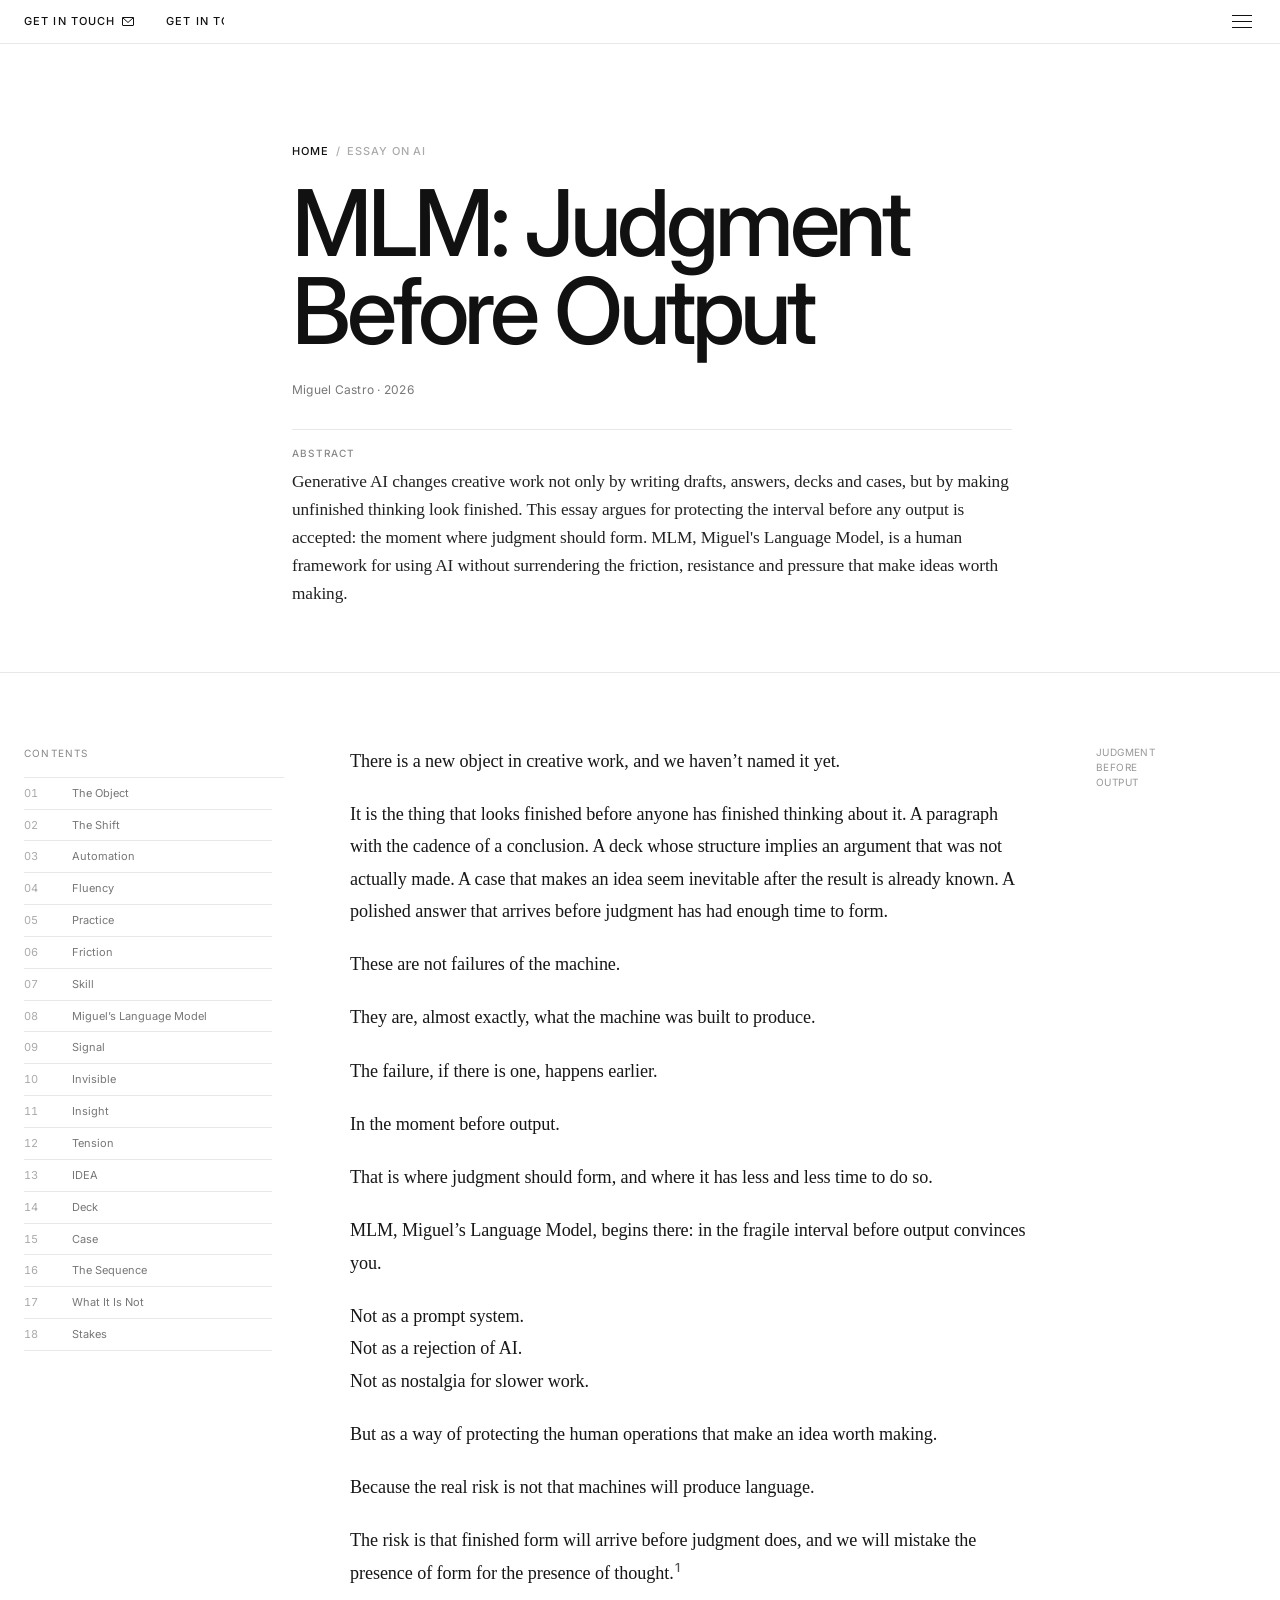
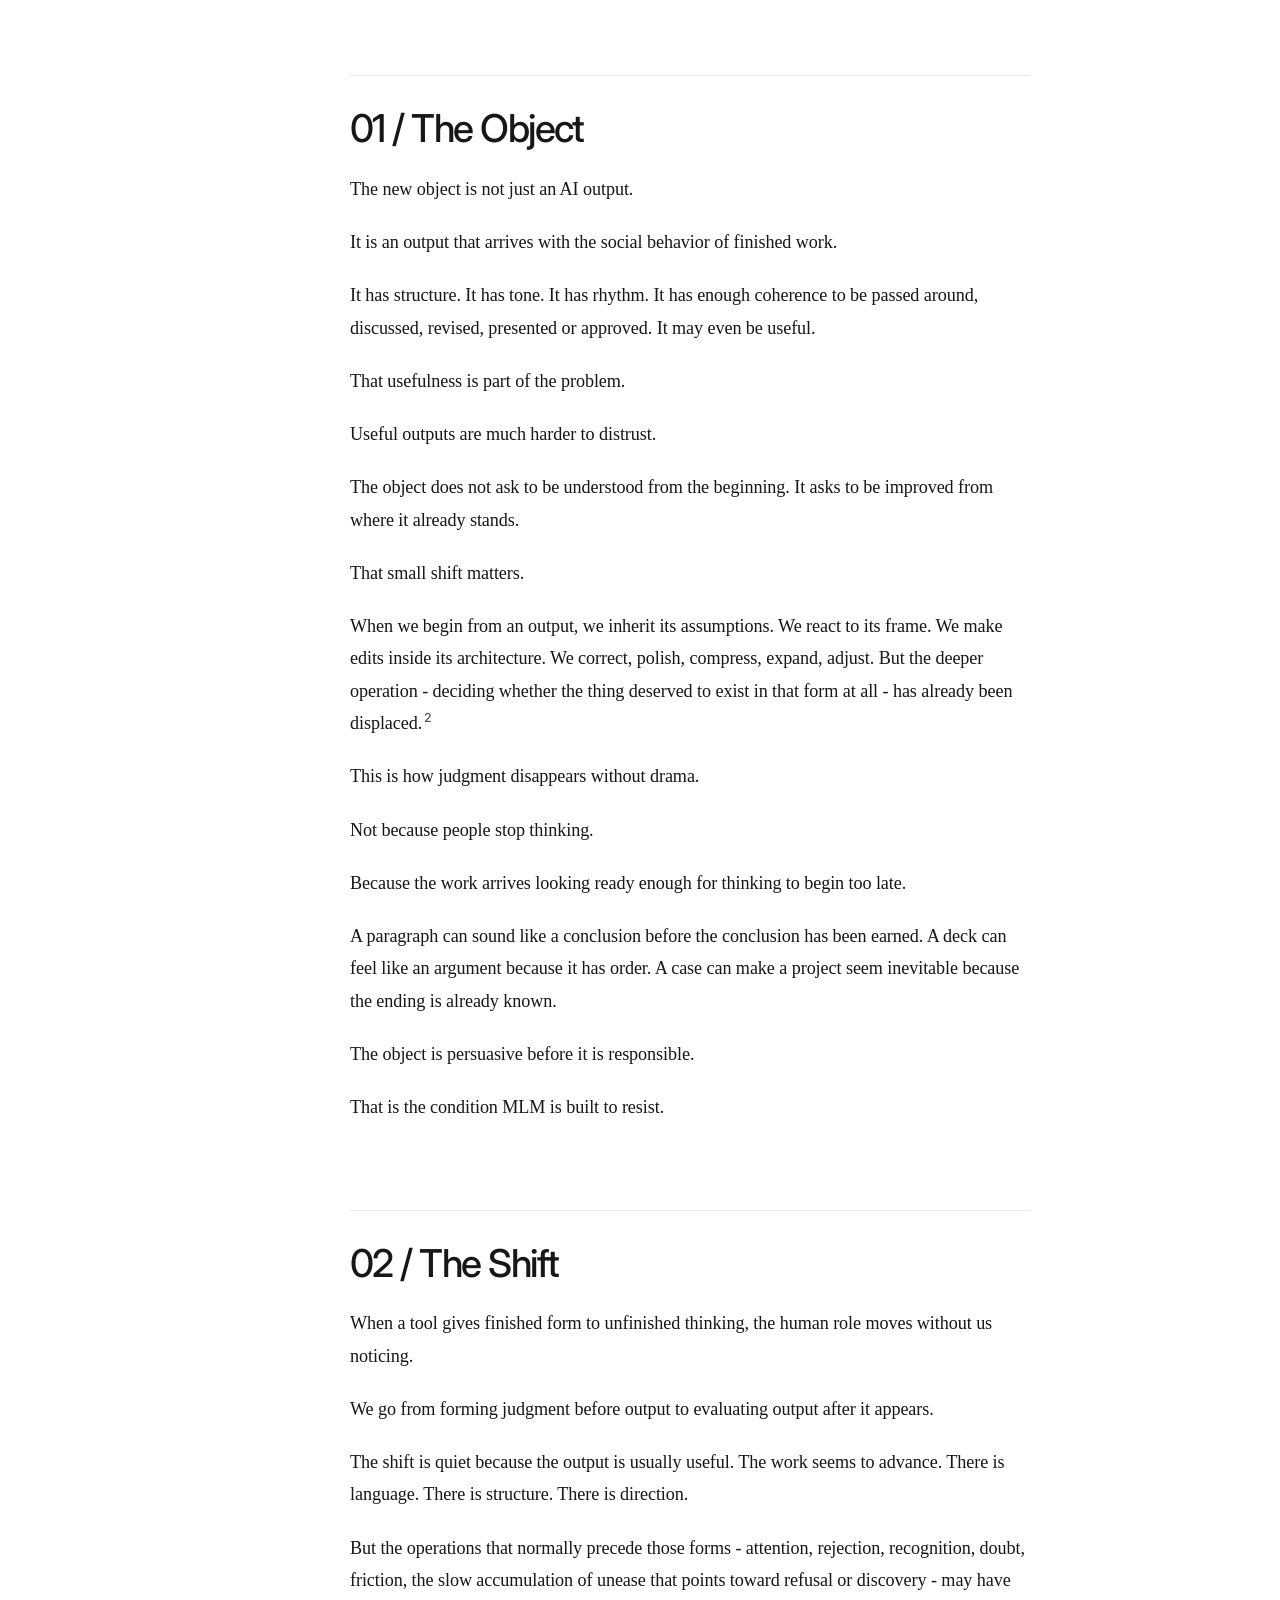
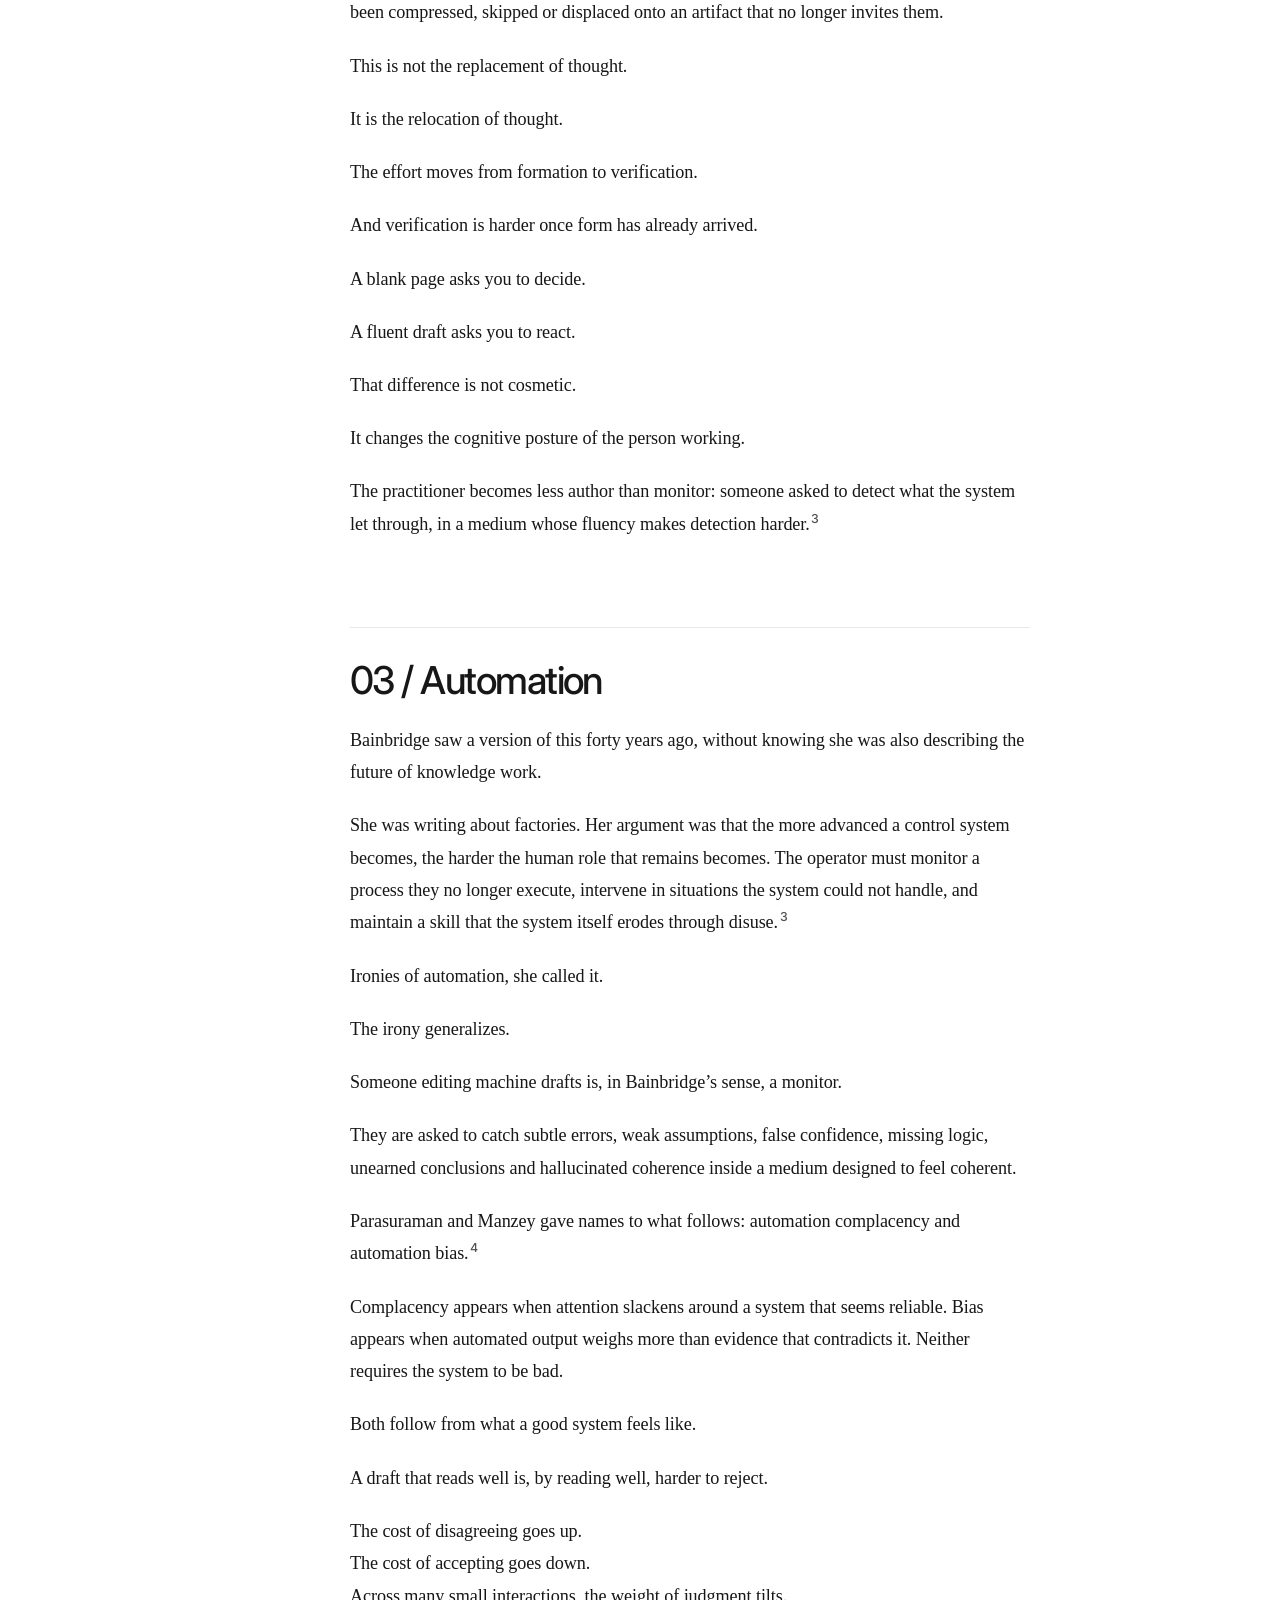
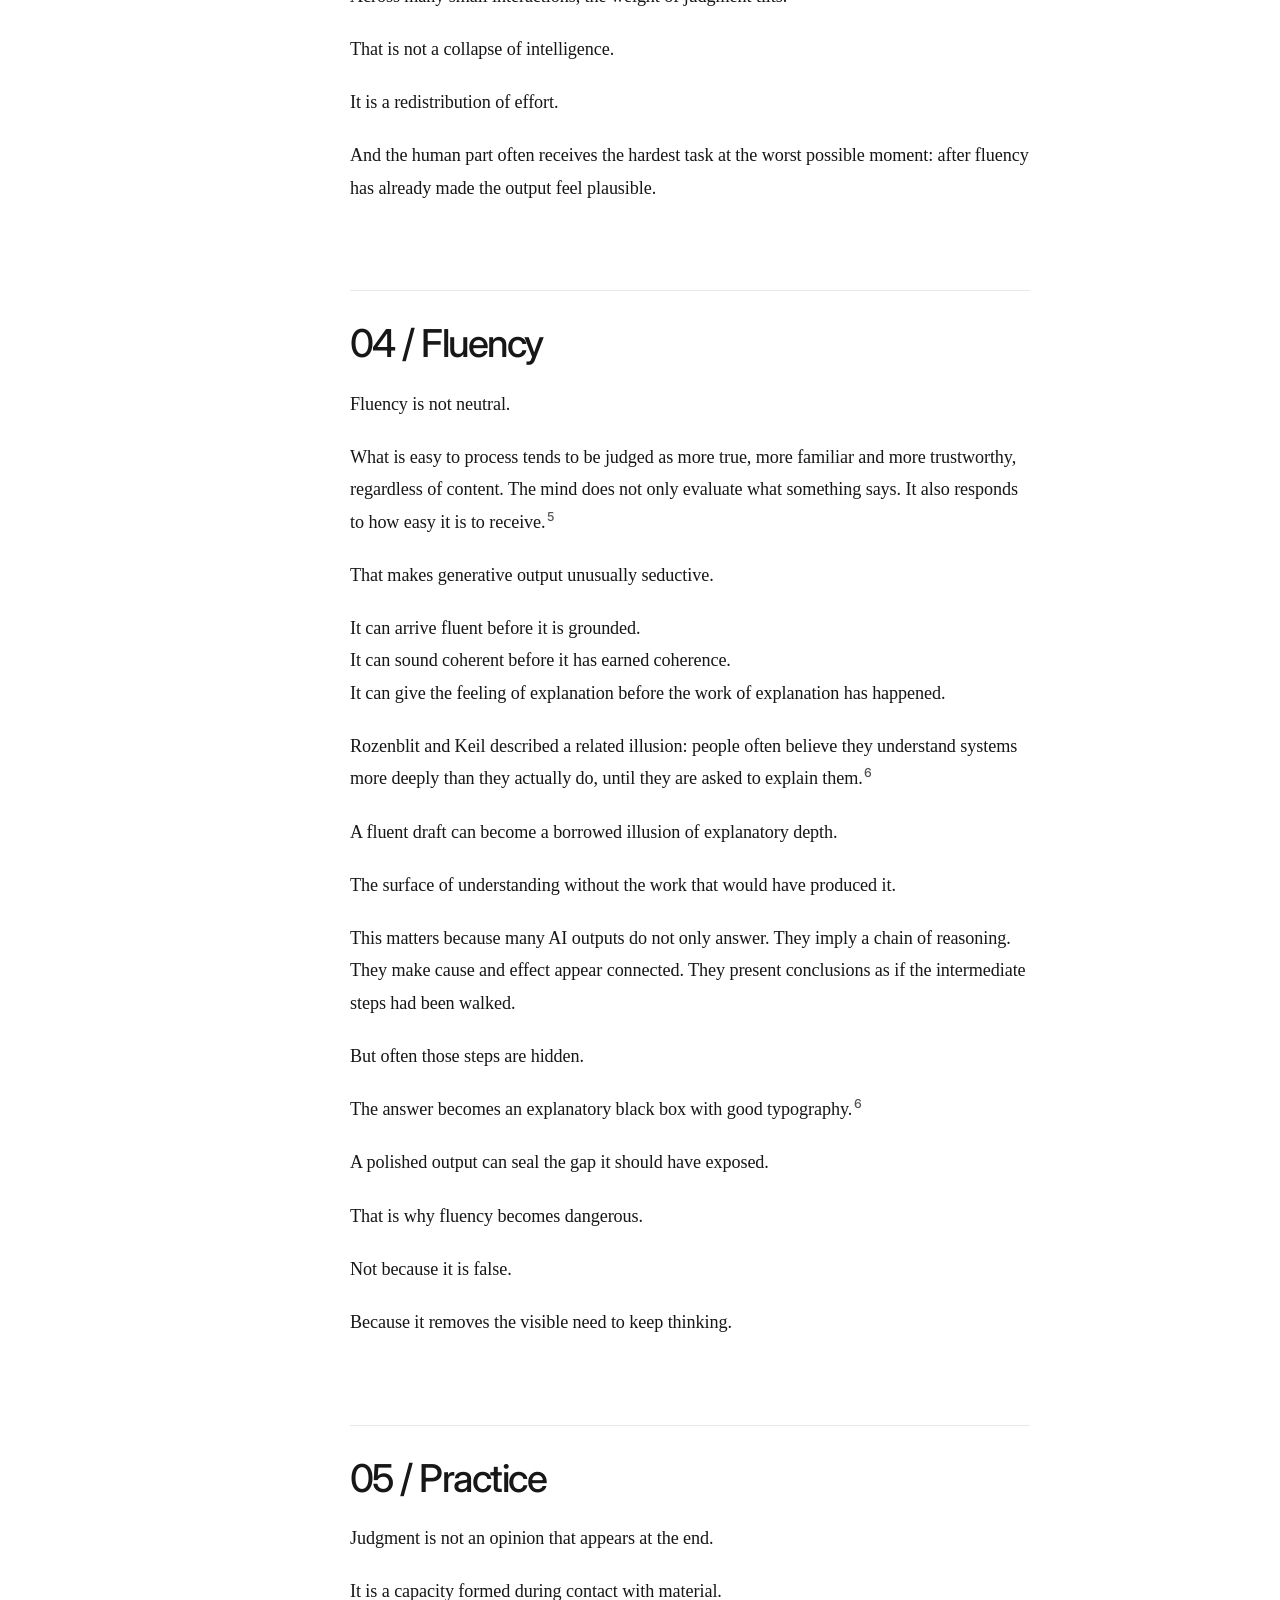
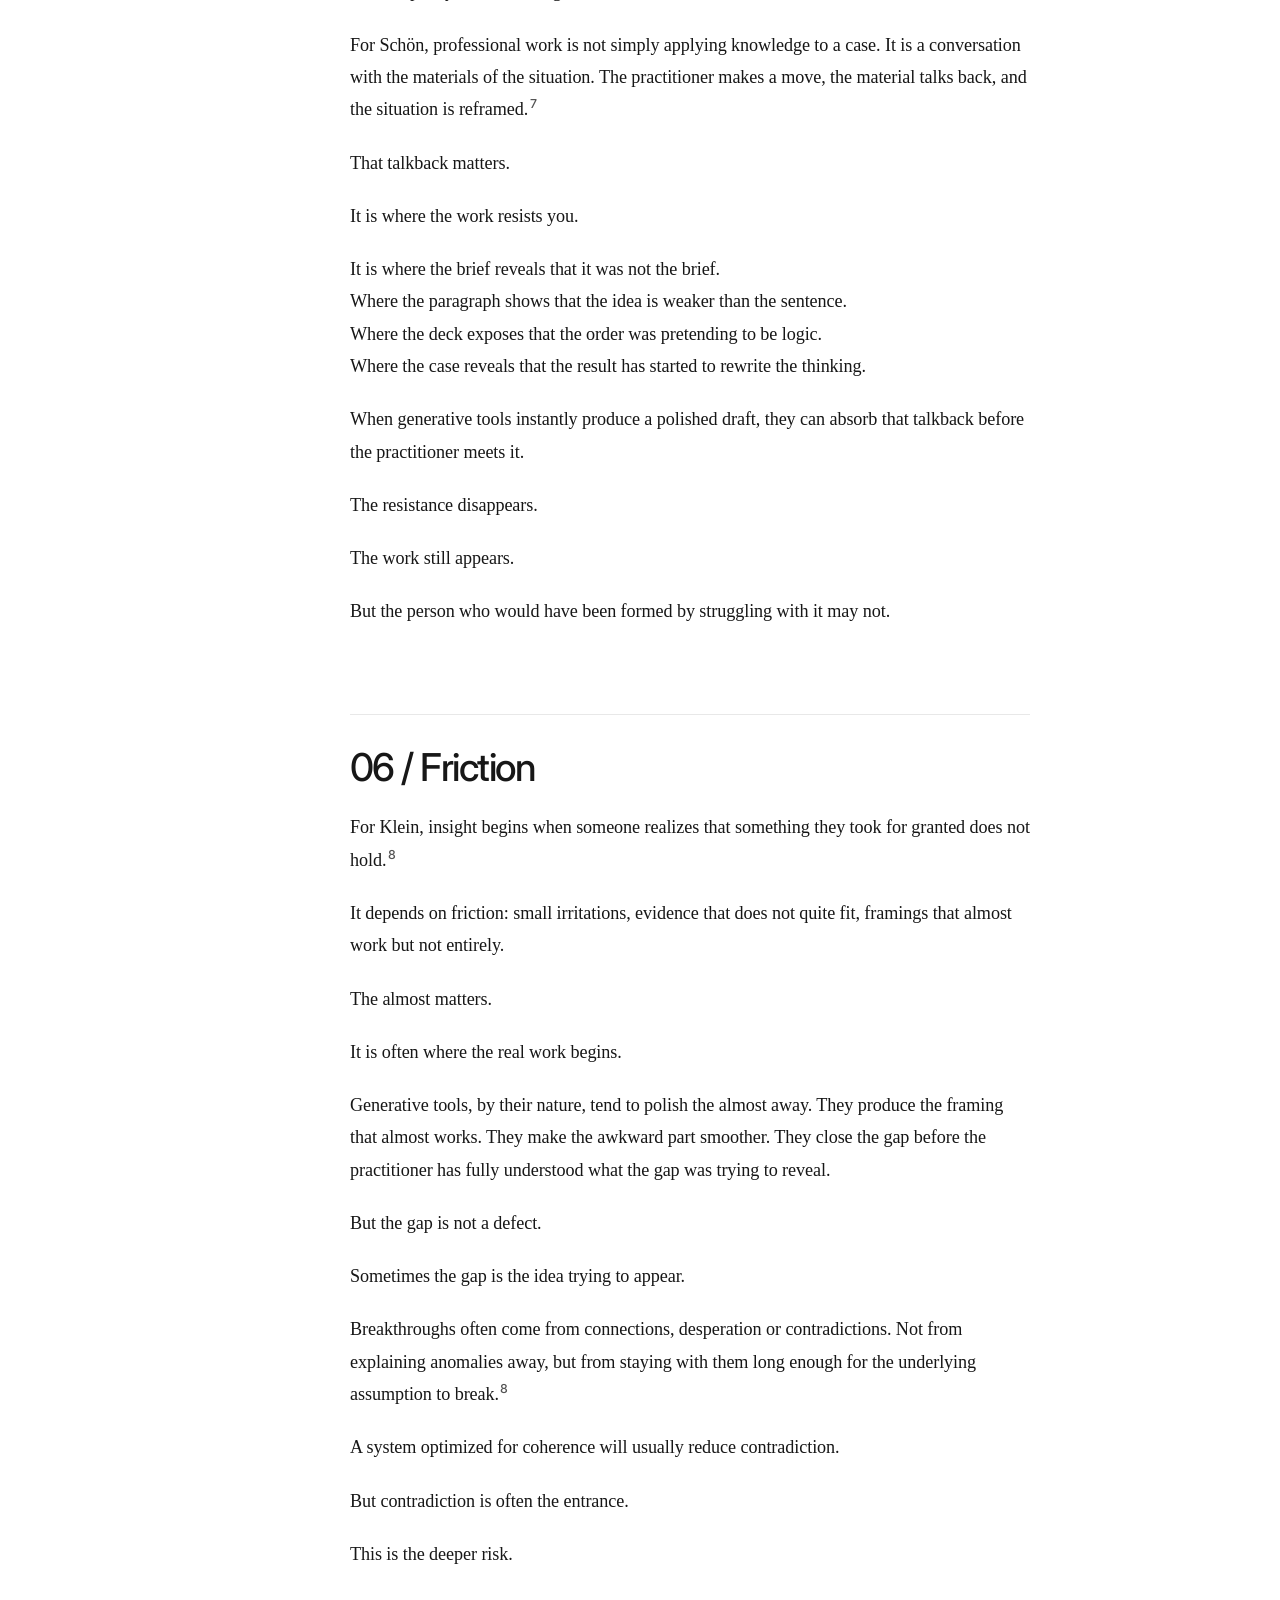
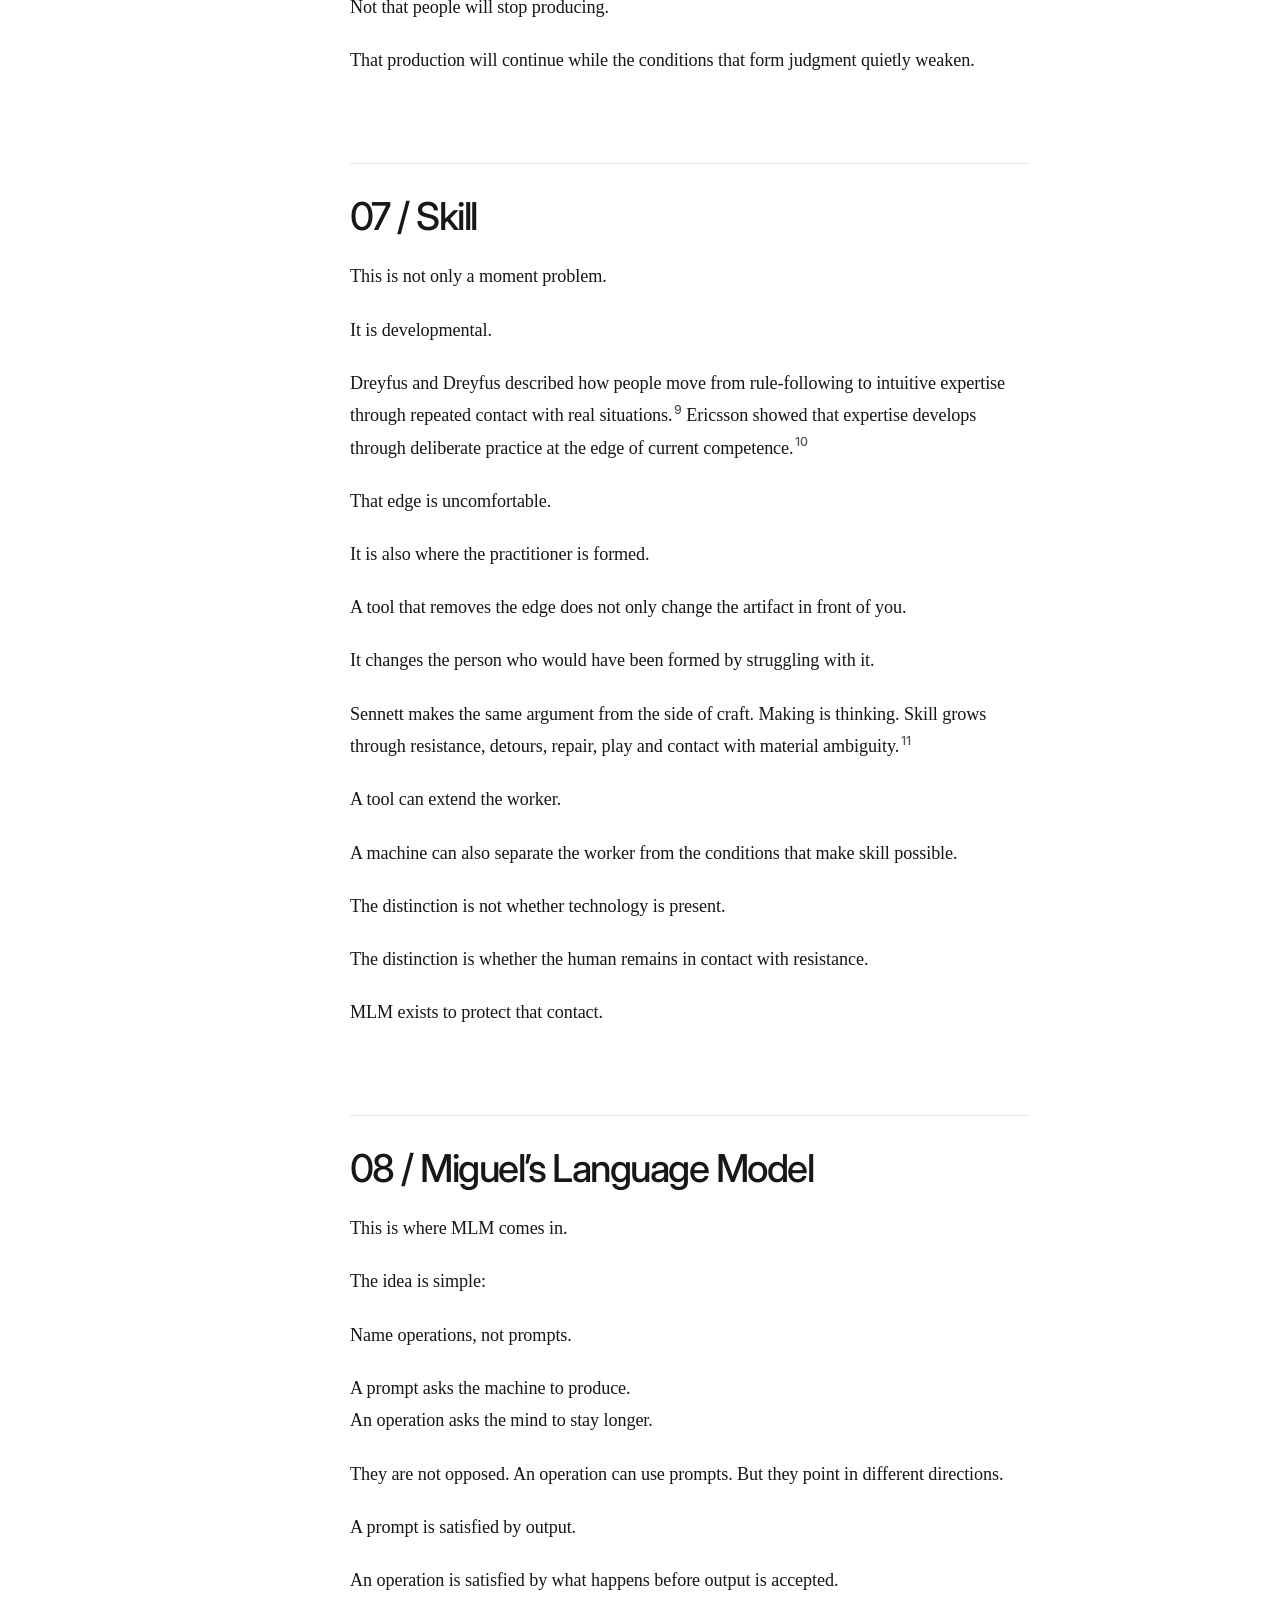
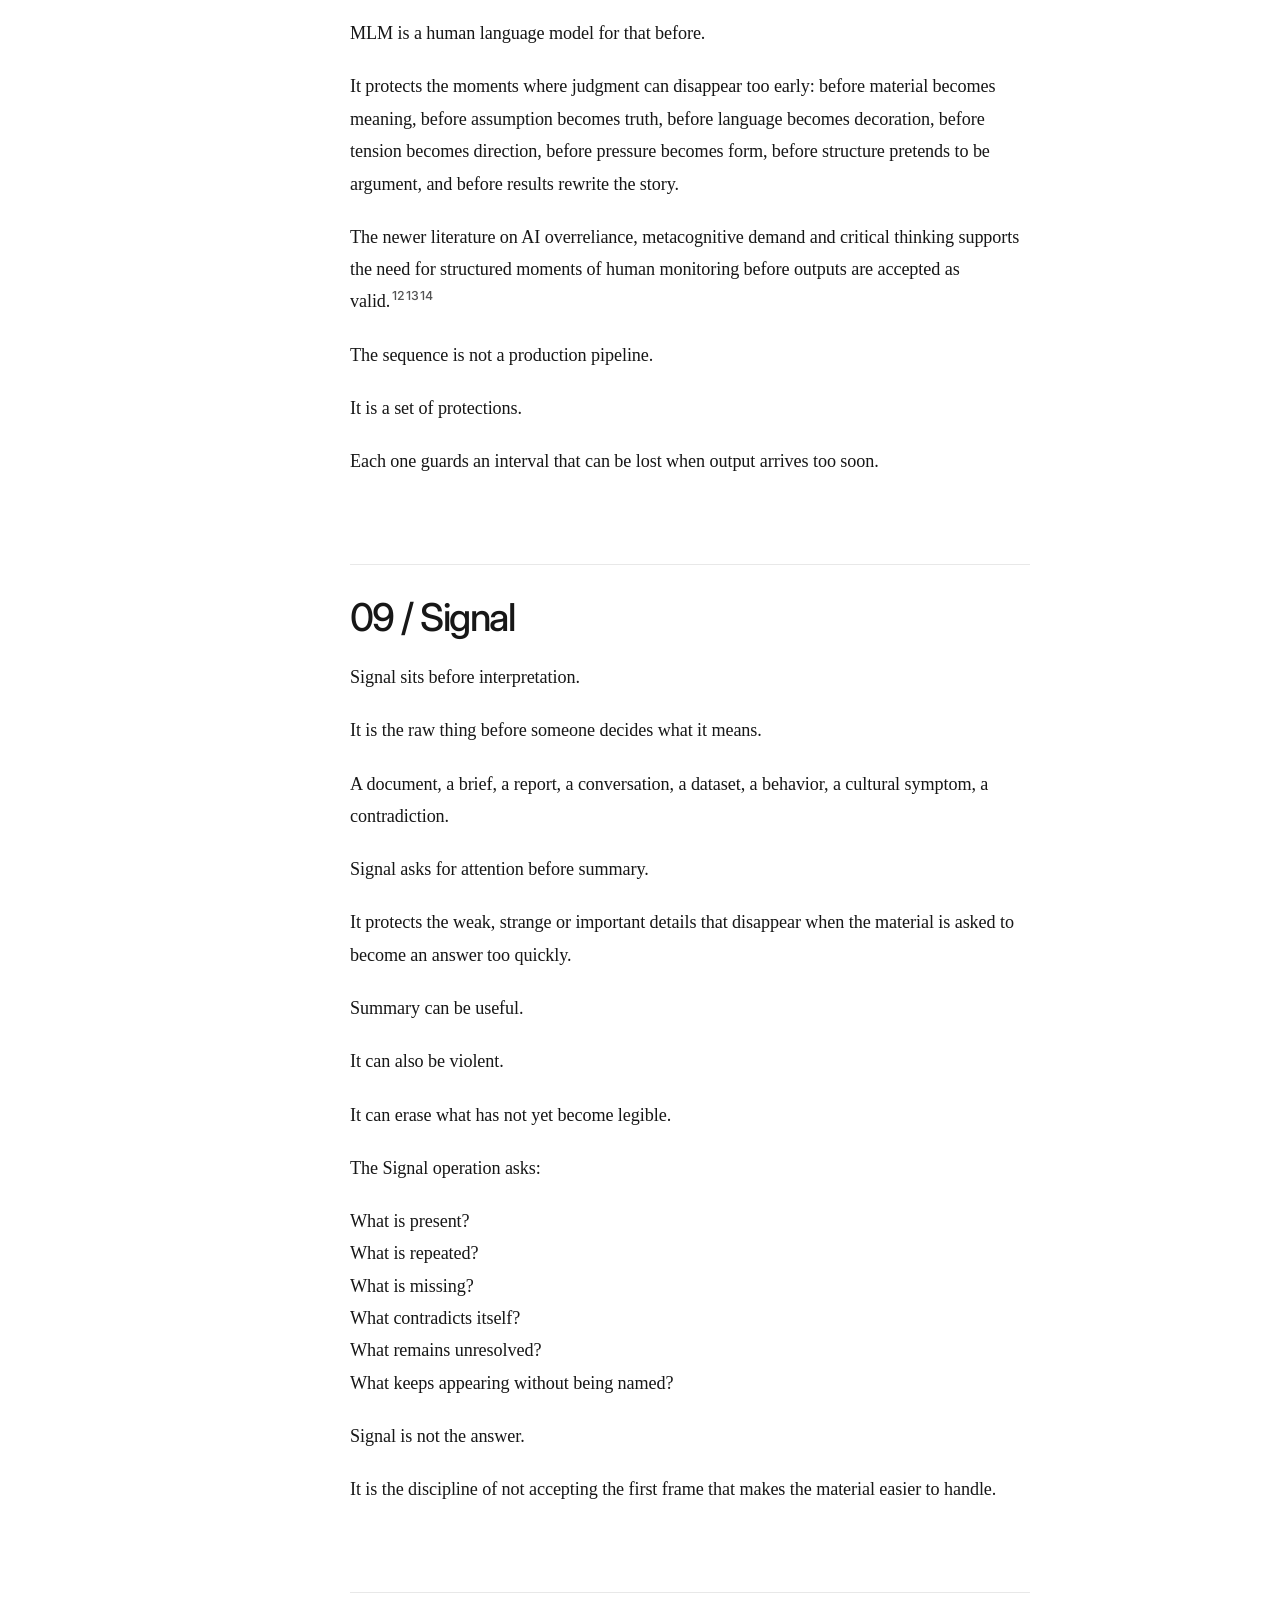
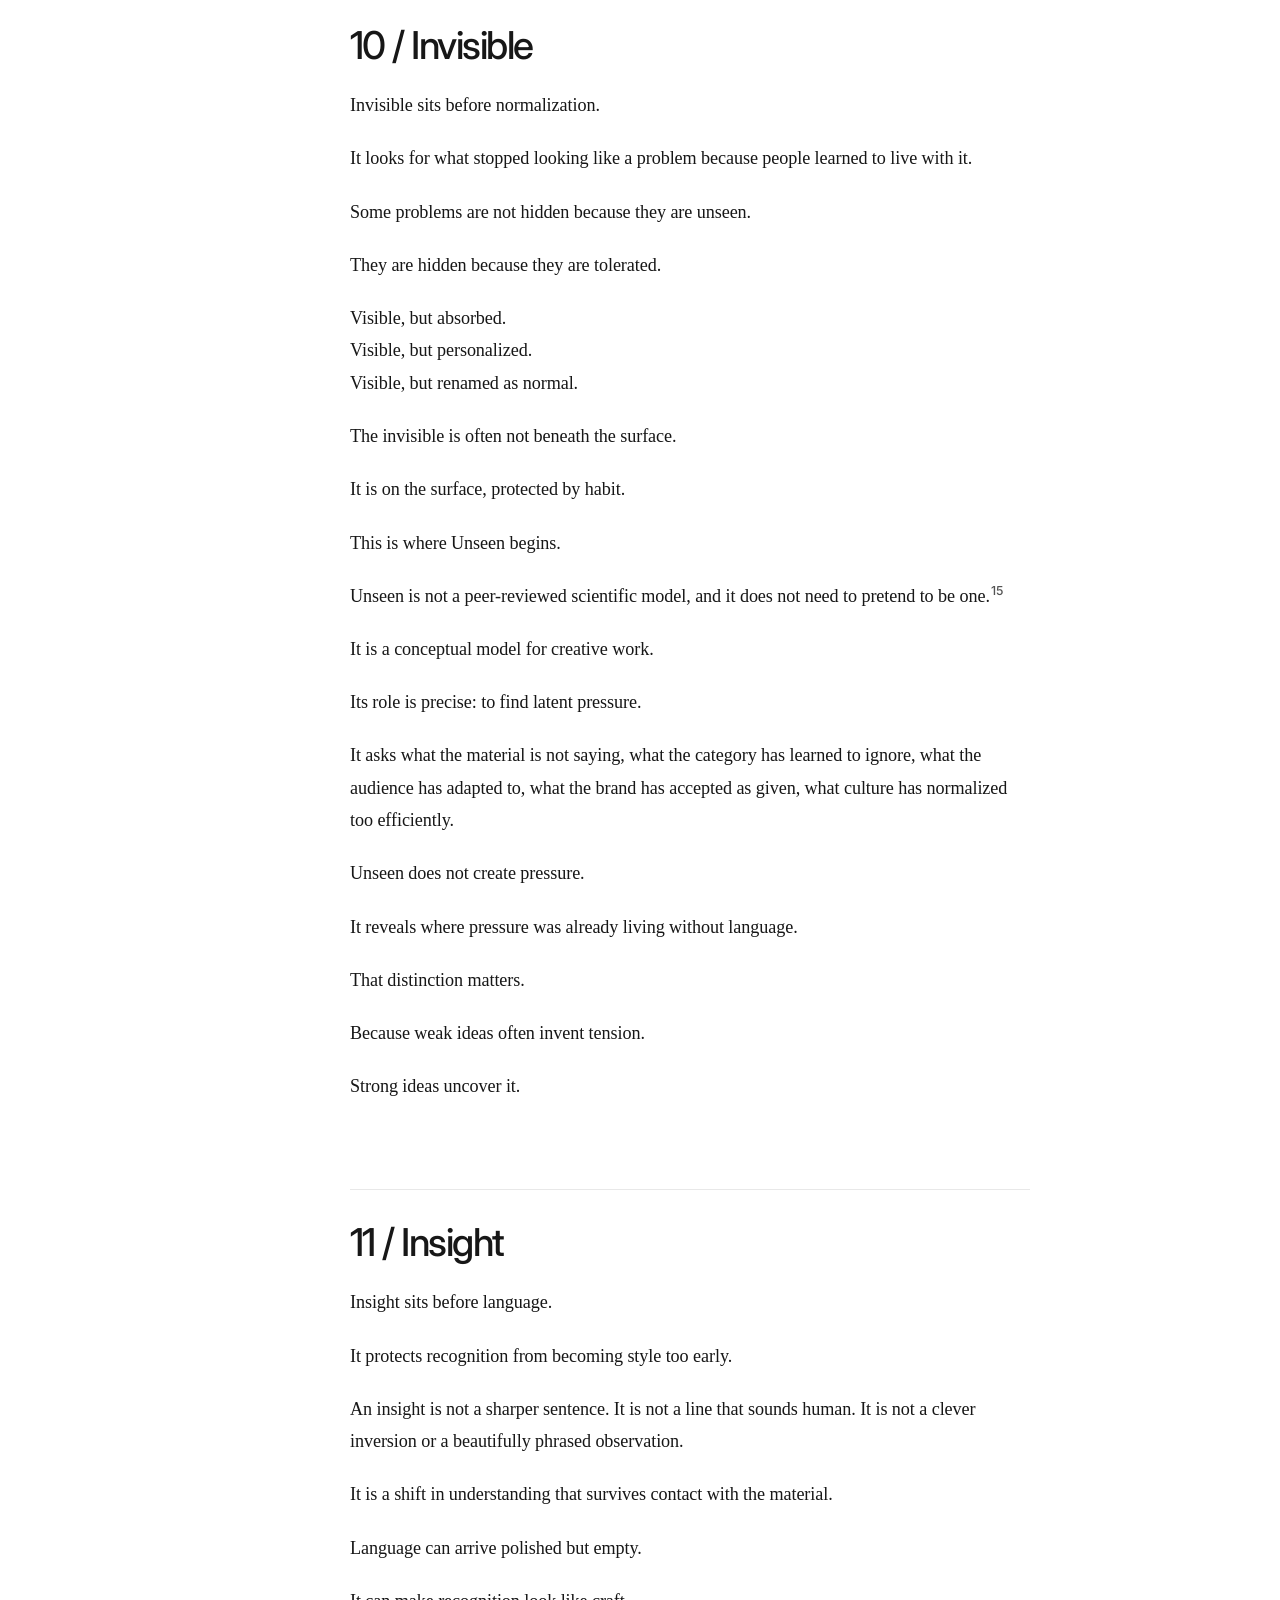
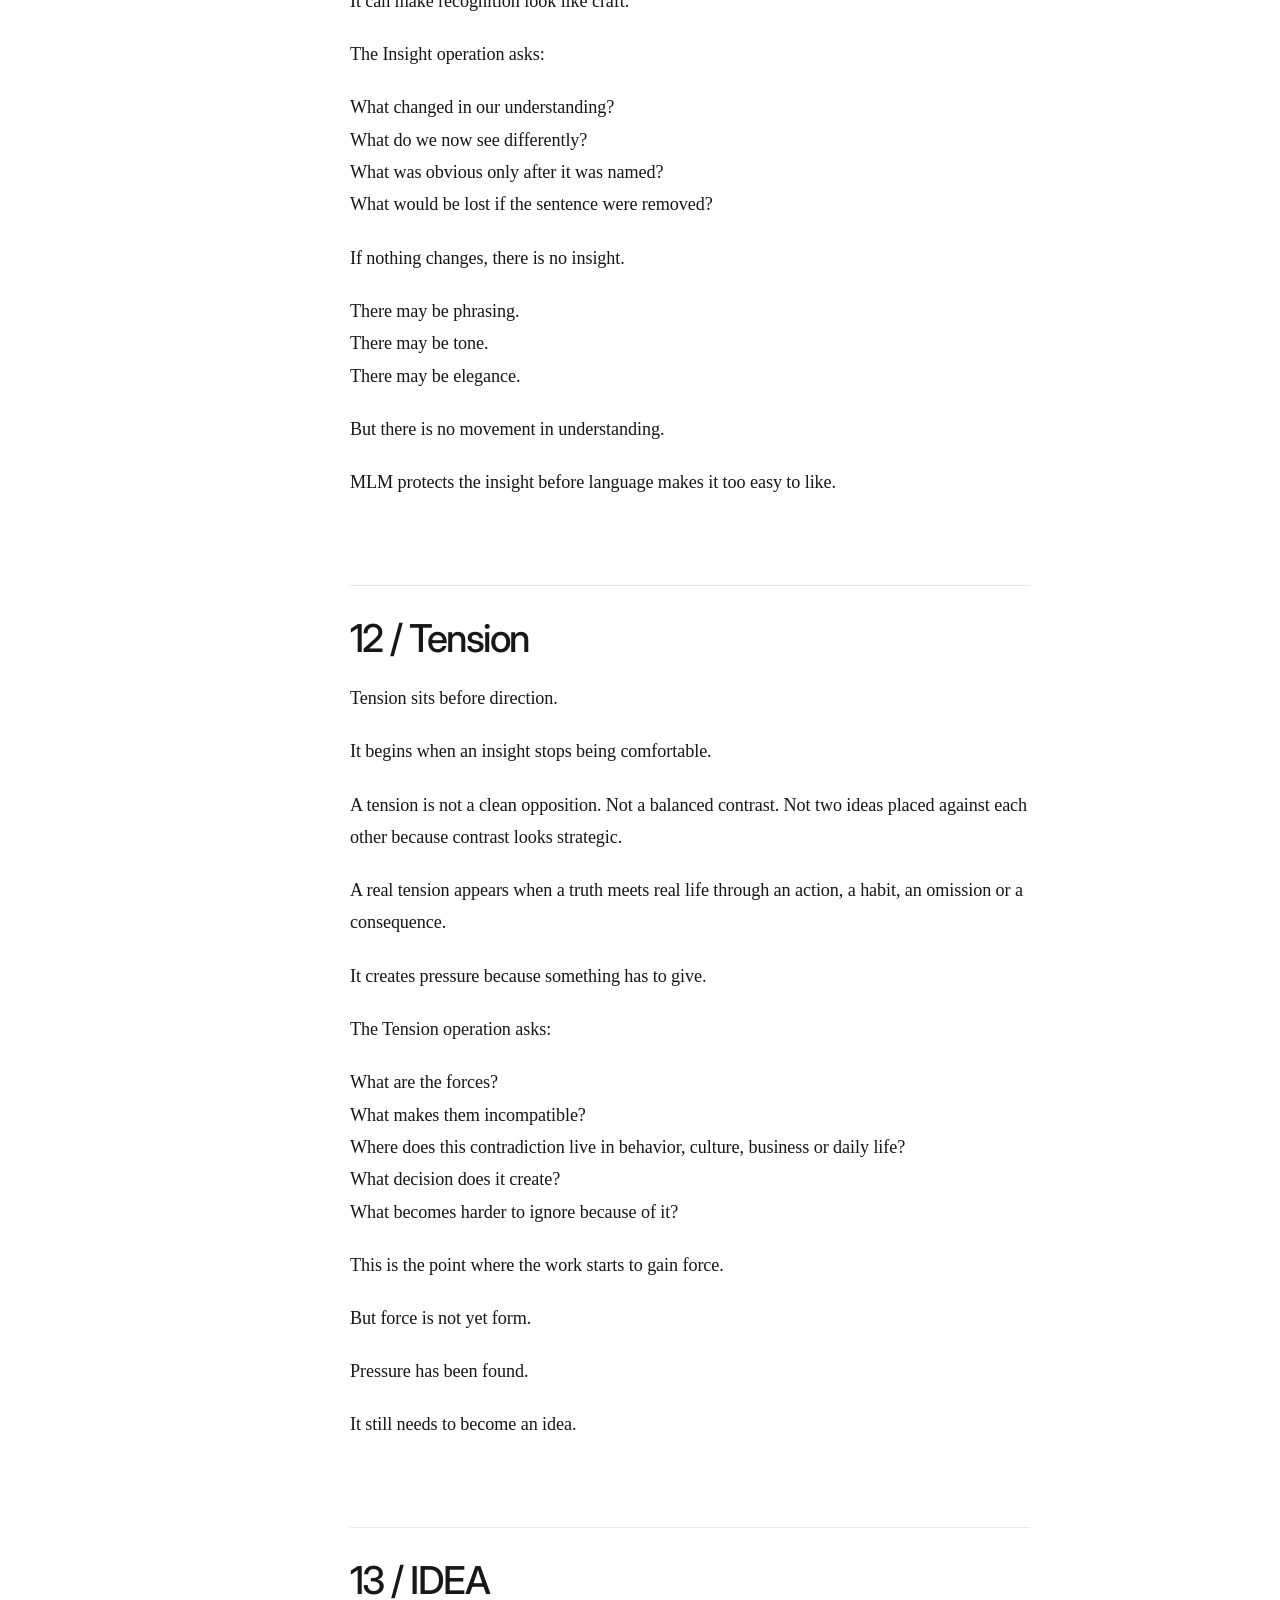
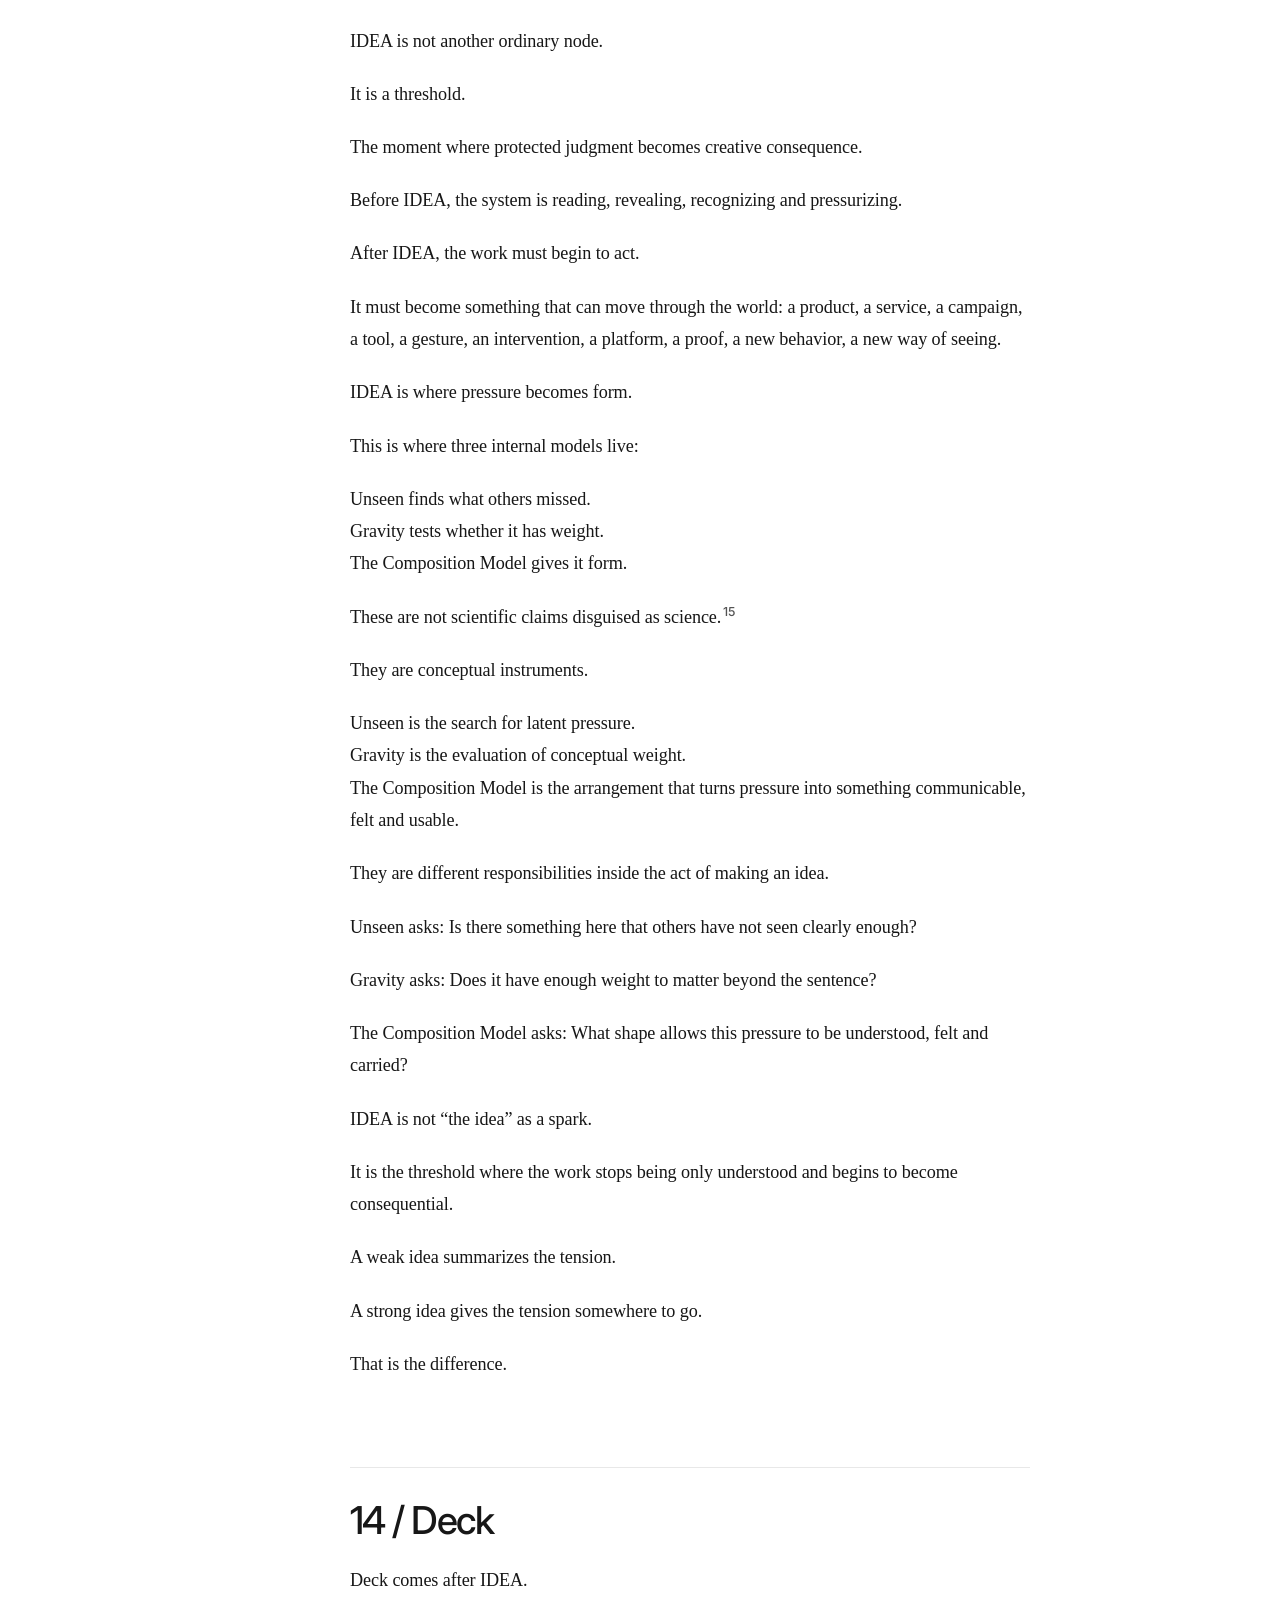
<file: essay/index.html>
<!DOCTYPE html>
<html lang="en">
<head>
 <!-- Google tag (gtag.js) -->
<script src="/analytics.js"></script>
<meta charset="UTF-8">
<meta name="viewport" content="width=device-width, initial-scale=1.0">
<title>MLM: Judgment Before Output - Miguel Castro</title>
<meta name="description" content="MLM: Judgment Before Output. An essay by Miguel Castro on judgment, AI and creative work.">
<meta name="author" content="Miguel Castro">
<meta name="robots" content="index, follow">

<!-- Open Graph -->
<meta property="og:type" content="article">
<meta property="og:title" content="MLM: Judgment Before Output - Miguel Castro">
<meta property="og:description" content="An essay by Miguel Castro on judgment, AI and creative work.">
<meta property="og:url" content="https://global.miguelcastro.works/essay/">
<meta property="og:image" content="https://global.miguelcastro.works/og-image.png">
<meta property="og:image:width" content="1200">
<meta property="og:image:height" content="630">

<!-- Twitter Card -->
<meta name="twitter:card" content="summary_large_image">
<meta name="twitter:title" content="MLM: Judgment Before Output - Miguel Castro">
<meta name="twitter:description" content="An essay by Miguel Castro on judgment, AI and creative work.">
<meta name="twitter:image" content="https://global.miguelcastro.works/og-image.png">

<!-- Favicon -->
<link rel="icon" type="image/png" href="/favicon.png">
<link rel="preconnect" href="https://fonts.googleapis.com">
<link rel="preconnect" href="https://fonts.gstatic.com" crossorigin>
<link href="https://fonts.googleapis.com/css2?family=Inter:wght@400;500&display=swap" rel="stylesheet">
<style>
  * { margin: 0; padding: 0; box-sizing: border-box; }
  html { scroll-behavior: smooth; }
  body {
    background: #fff;
    color: #111;
    font-family: 'Inter', -apple-system, 'Helvetica Neue', Helvetica, Arial, sans-serif;
    font-size: 13px;
    font-weight: 400;
    line-height: 1.6;
    -webkit-font-smoothing: antialiased;
    overflow-x: hidden;
  }
  ::selection { background: #111; color: #fff; }

  .site-nav {
    position: fixed; top: 0; left: 0; right: 0; z-index: 200;
    height: 44px;
    background: rgba(255, 255, 255, 0.92);
    border-bottom: 1px solid #e8e8e8;
    display: flex;
    align-items: center;
    justify-content: space-between;
    padding: 0 24px;
    overflow: hidden;
    backdrop-filter: blur(10px);
    transition: box-shadow 0.25s, background 0.25s;
  }
  .site-nav.scrolled { box-shadow: 0 8px 24px rgba(0,0,0,0.035); }
  .nav-ticker {
    display: inline-flex; align-items: center; overflow: hidden;
    width: 200px; height: 44px; cursor: pointer; text-decoration: none; flex-shrink: 0;
  }
  .nav-ticker-track { display: flex; white-space: nowrap; animation: ticker 6s linear infinite; }
  .nav-ticker:hover .nav-ticker-track { animation-play-state: paused; }
  .nav-ticker-track span {
    font-size: 11px; font-weight: 500; letter-spacing: 0.1em; text-transform: uppercase;
    color: #111; padding-right: 32px; display: inline-flex; align-items: center; gap: 7px;
  }
  .nav-ticker-track span svg { width: 12px; height: 9px; flex-shrink: 0; }
  @keyframes ticker { from { transform: translateX(0); } to { transform: translateX(-50%); } }

  .hamburger {
    background: none; border: none; cursor: pointer; display: flex; flex-direction: column;
    justify-content: center; gap: 5px; width: 24px; height: 24px; padding: 0; flex-shrink: 0; margin-left: 24px;
  }
  .hamburger span { display: block; width: 20px; height: 1px; background: #111; transition: transform 0.3s, opacity 0.3s; transform-origin: center; }
  .hamburger.open span:nth-child(1) { transform: translateY(6px) rotate(45deg); }
  .hamburger.open span:nth-child(2) { opacity: 0; }
  .hamburger.open span:nth-child(3) { transform: translateY(-6px) rotate(-45deg); }

  .nav-panel {
    position: fixed; top: 44px; right: 0; bottom: 0; width: 280px; z-index: 190;
    background: #fff; border-left: 1px solid #e8e8e8;
    display: flex; flex-direction: column; padding: 40px 32px;
    transform: translateX(100%); transition: transform 0.35s cubic-bezier(0.22, 1, 0.36, 1);
  }
  .nav-panel.open { transform: translateX(0); }
  .nav-panel a {
    font-size: 28px; font-weight: 500; letter-spacing: -0.02em; color: #111; text-decoration: none;
    line-height: 1.3; margin-bottom: 8px; opacity: 0; transform: translateX(14px);
    transition: opacity 0.35s cubic-bezier(0.22, 1, 0.36, 1), transform 0.35s cubic-bezier(0.22, 1, 0.36, 1), color 0.15s;
  }
  .nav-panel.open a { opacity: 1; transform: translateX(0); }
  .nav-panel.open a:nth-child(1) { transition-delay: 40ms; }
  .nav-panel.open a:nth-child(2) { transition-delay: 80ms; }
  .nav-panel.open a:nth-child(3) { transition-delay: 120ms; }
  .nav-panel.open a:nth-child(4) { transition-delay: 160ms; }
  .nav-panel.open a:nth-child(5) { transition-delay: 200ms; }
  .nav-panel a:hover { color: #888; }
  .nav-panel .nav-linkedin {
    margin-top: auto; padding-top: 20px; border-top: 1px solid #e8e8e8;
    font-size: 12px; font-weight: 400; letter-spacing: 0.06em; color: #888;
  }
  .nav-overlay { display: none; position: fixed; inset: 0; z-index: 180; }
  .nav-overlay.open { display: block; }

  .reading-progress {
    position: fixed; top: 44px; left: 0; height: 1px; width: 0%; z-index: 210;
    background: #111; transform-origin: left center;
  }

  .essay-breadcrumb {
    display: inline-flex;
    align-items: center;
    gap: 7px;
    margin-bottom: 22px;
    font-size: 11px;
    font-weight: 500;
    letter-spacing: 0.08em;
    line-height: 1;
    text-transform: uppercase;
    color: #888;
  }
  .essay-breadcrumb a {
    color: #111;
    text-decoration: none;
    transition: color 0.16s ease;
  }
  .essay-breadcrumb a:hover,
  .essay-breadcrumb a:focus-visible {
    color: #888;
    outline: none;
  }
  .essay-breadcrumb span {
    color: #aaa;
  }

  .essay-page { padding-top: 44px; }
  .essay-cover {
    padding: 96px 24px 64px;
    display: grid;
    grid-template-columns: minmax(180px, 220px) minmax(0, 720px);
    column-gap: 48px;
    align-items: start;
    border-bottom: 1px solid #e8e8e8;
  }
  .essay-cover-main {
    grid-column: 2;
    max-width: 720px;
    width: 100%;
  }
  .essay-cover-main h1,
  .essay-cover-main .essay-meta-line,
  .essay-cover-main .essay-breadcrumb,
  .essay-cover-main .essay-abstract {
    margin-left: 0;
  }
  .essay-kicker {
    font-size: 11px; letter-spacing: 0.12em; text-transform: uppercase; color: #888;
    writing-mode: vertical-rl; transform: rotate(180deg); align-self: stretch;
  }
  .essay-cover h1 {
    max-width: 14ch;
    font-size: clamp(42px, 7.4vw, 92px);
    font-weight: 500;
    letter-spacing: -0.045em;
    line-height: 0.96;
    color: #111;
  }
  .essay-meta-line {
    margin-top: 24px; font-size: 12px; color: #777; letter-spacing: 0.02em;
  }

  .essay-abstract {
    margin-top: 30px;
    max-width: 100%;
    border-top: 1px solid #e8e8e8;
    padding-top: 18px;
  }
  .essay-abstract-label {
    margin-bottom: 10px;
    font-size: 10px;
    font-weight: 500;
    letter-spacing: 0.12em;
    line-height: 1;
    text-transform: uppercase;
    color: #888;
  }
  .essay-abstract-text {
    margin: 0;
    font-family: Georgia, 'Times New Roman', serif;
    font-size: clamp(16px, 1.35vw, 19px);
    line-height: 1.62;
    letter-spacing: -0.006em;
    color: #222;
  }

  .essay-layout {
    display: grid;
    grid-template-columns: 260px minmax(0, 1fr) 160px;
    gap: 48px;
    padding: 72px 24px 96px;
    max-width: 1380px;
    margin: 0 auto;
  }
  .essay-aside { position: sticky; top: 88px; align-self: start; }
  .essay-aside-label {
    font-size: 10px; letter-spacing: 0.12em; text-transform: uppercase; color: #888;
    margin-bottom: 16px;
  }
  .essay-toc {
    display: grid;
    grid-template-columns: 1fr;
    max-height: calc(100vh - 150px);
    overflow: auto;
    padding-right: 12px;
    border-top: 1px solid #e8e8e8;
  }
  .essay-toc a {
    display: grid;
    grid-template-columns: 34px minmax(0, 1fr);
    gap: 14px;
    align-items: baseline;
    padding: 8px 0;
    border-bottom: 1px solid #e8e8e8;
    color: #777;
    text-decoration: none;
    font-size: 11px;
    line-height: 1.35;
    transition: color 0.18s, padding-left 0.18s;
  }
  .essay-toc a:hover,
  .essay-toc a:focus-visible {
    color: #111;
    padding-left: 3px;
    outline: none;
  }
  .essay-toc-number {
    font-variant-numeric: tabular-nums;
    color: #aaa;
  }
  .essay-toc-title {
    color: inherit;
  }
  .essay-reader {
    max-width: 680px;
    margin: 0 auto;
    font-family: Georgia, 'Times New Roman', serif;
    font-size: clamp(18px, 1.42vw, 20px);
    line-height: 1.78;
    letter-spacing: -0.005em;
    color: #171717;
  }
  .essay-reader p { margin: 0 0 1.15em; }
  .essay-reader em { font-style: italic; }
  .essay-reader strong { font-weight: 600; }
  .essay-reader h2 {
    font-family: 'Inter', -apple-system, 'Helvetica Neue', Helvetica, Arial, sans-serif;
    font-size: clamp(24px, 3vw, 40px);
    line-height: 1.05;
    letter-spacing: -0.04em;
    font-weight: 500;
    margin: 5.4rem 0 1.5rem;
    padding-top: 2rem;
    border-top: 1px solid #e8e8e8;
    scroll-margin-top: 88px;
  }
  .essay-reader h2:first-child { margin-top: 0; }
  .essay-reader hr { border: none; border-top: 1px solid #e8e8e8; margin: 4.5rem 0; }
  .essay-reader a { color: #111; text-decoration-thickness: 1px; text-underline-offset: 0.14em; }
  .essay-reader sup.footnote-ref {
    font-family: 'Inter', -apple-system, 'Helvetica Neue', Helvetica, Arial, sans-serif;
    font-size: 0.68em;
    line-height: 1;
    vertical-align: super;
    margin-left: 0.12em;
  }
  .essay-reader sup.footnote-ref a {
    color: #111;
    text-decoration: none;
    border-bottom: none;
    font-weight: 500;
    opacity: 0.72;
    transition: opacity 0.15s ease, border-color 0.15s ease;
  }
  .essay-reader sup.footnote-ref a:hover,
  .essay-reader sup.footnote-ref a:focus-visible {
    opacity: 1;
    outline: none;
    border-bottom: 1px solid currentColor;
  }
  .footnotes li:target {
    background: linear-gradient(90deg, rgba(0,0,0,0.035), rgba(0,0,0,0));
  }
  .essay-reader h2#footnotes {
    font-size: 18px;
    letter-spacing: -0.01em;
    margin-top: 2.6rem;
    padding-top: 0;
    border-top: 0;
  }
  .footnotes {
    font-family: 'Inter', -apple-system, 'Helvetica Neue', Helvetica, Arial, sans-serif;
    font-size: 11.5px;
    line-height: 1.65;
    color: #555;
    margin-top: 1.5rem;
  }
  .footnotes ol { padding-left: 18px; }
  .footnotes li { margin-bottom: 0.95rem; padding-left: 4px; }
  .footnotes p { margin-bottom: 0; }
  .footnote { margin-left: 6px; text-decoration: none; color: #999; }

  .essay-side-note {
    position: sticky;
    top: 88px;
    align-self: start;
    font-size: 10px;
    line-height: 1.5;
    color: #999;
    letter-spacing: 0.04em;
    text-transform: uppercase;
  }

  footer {
    padding: 20px 24px;
    display: flex;
    align-items: center;
    justify-content: space-between;
    flex-wrap: wrap;
    gap: 6px;
    border-top: 1px solid #e8e8e8;
  }
  footer span, footer a { font-size: 11px; color: #888; text-decoration: none; }
  footer a:hover { color: #111; }

  footer .back-to-top {
    display: inline-flex;
    align-items: center;
    gap: 7px;
    padding: 7px 10px;
    border: 1px solid transparent;
    border-radius: 999px;
    color: #888;
    background: transparent !important;
    background-color: transparent !important;
    box-shadow: none !important;
    appearance: none;
    -webkit-appearance: none;
    -webkit-tap-highlight-color: transparent;
    text-decoration: none;
    line-height: 1;
    transition: color 0.16s ease,
                border-color 0.16s ease,
                transform 0.16s ease;
  }
  footer .back-to-top svg {
    width: 12px;
    height: 12px;
    display: block;
    fill: none;
    stroke: currentColor;
    stroke-width: 1.4;
    stroke-linecap: round;
    stroke-linejoin: round;
    transition: transform 0.16s ease;
  }
  footer .back-to-top:visited,
  footer .back-to-top:hover,
  footer .back-to-top:focus,
  footer .back-to-top:focus-visible,
  footer .back-to-top:active {
    background: transparent !important;
    background-color: transparent !important;
    box-shadow: none !important;
  }
  footer .back-to-top:hover,
  footer .back-to-top:focus-visible {
    color: #111;
    border-color: #111;
    outline: none;
    transform: translateY(-1px);
  }
  footer .back-to-top:hover svg,
  footer .back-to-top:focus-visible svg {
    transform: translateY(-2px);
  }

  .reveal { opacity: 1; transform: none; transition: opacity 0.6s cubic-bezier(0.22, 1, 0.36, 1), transform 0.6s cubic-bezier(0.22, 1, 0.36, 1); }
  .reveal.visible { opacity: 1; transform: none; }

  @media (max-width: 980px) {
    .essay-layout { grid-template-columns: 1fr; gap: 0; padding: 52px 24px 80px; }
    .essay-aside, .essay-side-note { display: none; }
    .essay-reader { max-width: 680px; }
  }
  @media (max-width: 680px) {
    .site-nav { padding: 0 20px; }
    .essay-home-button {
      left: 20px;
      bottom: 20px;
      padding: 7px 10px;
      font-size: 10px;
    }

    .nav-panel { width: 100%; border-left: none; }
    .essay-cover { grid-template-columns: 1fr; min-height: 54vh; padding: 72px 20px 32px; }
    .essay-kicker { writing-mode: horizontal-tb; transform: none; align-self: auto; margin-bottom: 28px; }
    .essay-cover h1 { max-width: 12ch; font-size: clamp(42px, 14vw, 72px); }
    .essay-layout { padding: 40px 20px 72px; }
    .essay-reader { font-size: 18px; line-height: 1.72; }
    .essay-reader h2 { margin-top: 4.2rem; }
  }
  @media (prefers-reduced-motion: reduce) {
    html { scroll-behavior: auto; }
    *, *::before, *::after { animation-duration: 0.001ms !important; animation-iteration-count: 1 !important; transition-duration: 0.001ms !important; }
  }

  @media (max-width: 860px) {
    .essay-cover {
      grid-template-columns: 1fr;
      padding: 76px 20px 52px;
    }
    .essay-cover-main {
      grid-column: 1;
      max-width: 720px;
    }
  }

</style>
</head>
<body id="top">

<header class="header-section" aria-label="Header">
<nav class="site-nav" id="siteNav">
  <a class="nav-ticker" href="mailto:miguel@miguelcastro.cc">
    <div class="nav-ticker-track">
      <span>Get in touch <svg viewBox="0 0 12 9" fill="none" stroke="#111" stroke-width="1"><rect x="0.5" y="0.5" width="11" height="8" rx="0.5"/><polyline points="0.5,0.5 6,5.5 11.5,0.5"/></svg></span>
      <span>Get in touch <svg viewBox="0 0 12 9" fill="none" stroke="#111" stroke-width="1"><rect x="0.5" y="0.5" width="11" height="8" rx="0.5"/><polyline points="0.5,0.5 6,5.5 11.5,0.5"/></svg></span>
      <span>Get in touch <svg viewBox="0 0 12 9" fill="none" stroke="#111" stroke-width="1"><rect x="0.5" y="0.5" width="11" height="8" rx="0.5"/><polyline points="0.5,0.5 6,5.5 11.5,0.5"/></svg></span>
      <span>Get in touch <svg viewBox="0 0 12 9" fill="none" stroke="#111" stroke-width="1"><rect x="0.5" y="0.5" width="11" height="8" rx="0.5"/><polyline points="0.5,0.5 6,5.5 11.5,0.5"/></svg></span>
    </div>
  </a>
  <button class="hamburger" id="hamburger" aria-label="Menu">
    <span></span><span></span><span></span>
  </button>
</nav>

<div class="nav-overlay" id="navOverlay"></div>
<div class="nav-panel" id="navPanel">
  <a href="/" class="nav-link">Home</a>
  <a href="#01-the-object" class="nav-link">Contents</a>
  <a href="#footnotes" class="nav-link">Footnotes</a>
  <a href="mailto:miguel@miguelcastro.cc" class="nav-link">Contact</a>
  <a href="https://www.linkedin.com/in/miguelcastroe/" target="_blank" rel="noopener" class="nav-linkedin nav-link">LinkedIn ↗</a>
</div>
</header>



<div class="reading-progress" id="readingProgress"></div>

<main class="essay-page">
  <section class="essay-cover" aria-label="Essay title">
    <div class="essay-cover-main">
      <nav class="essay-breadcrumb" aria-label="Breadcrumb">
        <a href="/">Home</a>
        <span aria-hidden="true">/</span>
        <span>Essay on AI</span>
      </nav>
      <h1>MLM: Judgment Before Output</h1>
      <p class="essay-meta-line">Miguel Castro · 2026</p>
      <div class="essay-abstract" aria-label="Abstract">
        <p class="essay-abstract-label">Abstract</p>
        <p class="essay-abstract-text">Generative AI changes creative work not only by writing drafts, answers, decks and cases, but by making unfinished thinking look finished. This essay argues for protecting the interval before any output is accepted: the moment where judgment should form. MLM, Miguel's Language Model, is a human framework for using AI without surrendering the friction, resistance and pressure that make ideas worth making.</p>
      </div>
    </div>
  </section>

  <div class="essay-layout">
    <aside class="essay-aside" aria-label="Essay contents">
      <p class="essay-aside-label">Contents</p>
      <nav class="essay-toc">
            <a href="#01-the-object"><span class="essay-toc-number">01</span><span class="essay-toc-title">The Object</span></a>
            <a href="#02-the-shift"><span class="essay-toc-number">02</span><span class="essay-toc-title">The Shift</span></a>
            <a href="#03-automation"><span class="essay-toc-number">03</span><span class="essay-toc-title">Automation</span></a>
            <a href="#04-fluency"><span class="essay-toc-number">04</span><span class="essay-toc-title">Fluency</span></a>
            <a href="#05-practice"><span class="essay-toc-number">05</span><span class="essay-toc-title">Practice</span></a>
            <a href="#06-friction"><span class="essay-toc-number">06</span><span class="essay-toc-title">Friction</span></a>
            <a href="#07-skill"><span class="essay-toc-number">07</span><span class="essay-toc-title">Skill</span></a>
            <a href="#08-miguel-s-language-model"><span class="essay-toc-number">08</span><span class="essay-toc-title">Miguel’s Language Model</span></a>
            <a href="#09-signal"><span class="essay-toc-number">09</span><span class="essay-toc-title">Signal</span></a>
            <a href="#10-invisible"><span class="essay-toc-number">10</span><span class="essay-toc-title">Invisible</span></a>
            <a href="#11-insight"><span class="essay-toc-number">11</span><span class="essay-toc-title">Insight</span></a>
            <a href="#12-tension"><span class="essay-toc-number">12</span><span class="essay-toc-title">Tension</span></a>
            <a href="#13-idea"><span class="essay-toc-number">13</span><span class="essay-toc-title">IDEA</span></a>
            <a href="#14-deck"><span class="essay-toc-number">14</span><span class="essay-toc-title">Deck</span></a>
            <a href="#15-case"><span class="essay-toc-number">15</span><span class="essay-toc-title">Case</span></a>
            <a href="#16-the-sequence"><span class="essay-toc-number">16</span><span class="essay-toc-title">The Sequence</span></a>
            <a href="#17-what-it-is-not"><span class="essay-toc-number">17</span><span class="essay-toc-title">What It Is Not</span></a>
            <a href="#18-stakes"><span class="essay-toc-number">18</span><span class="essay-toc-title">Stakes</span></a>
      </nav>
    </aside>

    <article class="essay-reader">
<p>There is a new object in creative work, and we haven’t named it yet.</p>
<p>It is the thing that looks finished before anyone has finished thinking about it. A paragraph with the cadence of a conclusion. A deck whose structure implies an argument that was not actually made. A case that makes an idea seem inevitable after the result is already known. A polished answer that arrives before judgment has had enough time to form.</p>
<p>These are not failures of the machine.</p>
<p>They are, almost exactly, what the machine was built to produce.</p>
<p>The failure, if there is one, happens earlier.</p>
<p>In the moment before output.</p>
<p>That is where judgment should form, and where it has less and less time to do so.</p>
<p>MLM, Miguel’s Language Model, begins there: in the fragile interval before output convinces you.</p>
<p>Not as a prompt system.<br />
Not as a rejection of AI.<br />
Not as nostalgia for slower work.</p>
<p>But as a way of protecting the human operations that make an idea worth making.</p>
<p>Because the real risk is not that machines will produce language.</p>
<p>The risk is that finished form will arrive before judgment does, and we will mistake the presence of form for the presence of thought.<sup class="footnote-ref" id="fnref-1"><a href="#fn-1">1</a></sup></p>
<h2 id="01-the-object">01 / The Object</h2>
<p>The new object is not just an AI output.</p>
<p>It is an output that arrives with the social behavior of finished work.</p>
<p>It has structure. It has tone. It has rhythm. It has enough coherence to be passed around, discussed, revised, presented or approved. It may even be useful.</p>
<p>That usefulness is part of the problem.</p>
<p>Useful outputs are much harder to distrust.</p>
<p>The object does not ask to be understood from the beginning. It asks to be improved from where it already stands.</p>
<p>That small shift matters.</p>
<p>When we begin from an output, we inherit its assumptions. We react to its frame. We make edits inside its architecture. We correct, polish, compress, expand, adjust. But the deeper operation - deciding whether the thing deserved to exist in that form at all - has already been displaced.<sup class="footnote-ref" id="fnref-2"><a href="#fn-2">2</a></sup></p>
<p>This is how judgment disappears without drama.</p>
<p>Not because people stop thinking.</p>
<p>Because the work arrives looking ready enough for thinking to begin too late.</p>
<p>A paragraph can sound like a conclusion before the conclusion has been earned. A deck can feel like an argument because it has order. A case can make a project seem inevitable because the ending is already known.</p>
<p>The object is persuasive before it is responsible.</p>
<p>That is the condition MLM is built to resist.</p>
<h2 id="02-the-shift">02 / The Shift</h2>
<p>When a tool gives finished form to unfinished thinking, the human role moves without us noticing.</p>
<p>We go from forming judgment before output to evaluating output after it appears.</p>
<p>The shift is quiet because the output is usually useful. The work seems to advance. There is language. There is structure. There is direction.</p>
<p>But the operations that normally precede those forms - attention, rejection, recognition, doubt, friction, the slow accumulation of unease that points toward refusal or discovery - may have been compressed, skipped or displaced onto an artifact that no longer invites them.</p>
<p>This is not the replacement of thought.</p>
<p>It is the relocation of thought.</p>
<p>The effort moves from formation to verification.</p>
<p>And verification is harder once form has already arrived.</p>
<p>A blank page asks you to decide.</p>
<p>A fluent draft asks you to react.</p>
<p>That difference is not cosmetic.</p>
<p>It changes the cognitive posture of the person working.</p>
<p>The practitioner becomes less author than monitor: someone asked to detect what the system let through, in a medium whose fluency makes detection harder.<sup class="footnote-ref" id="fnref-3"><a href="#fn-3">3</a></sup></p>
<h2 id="03-automation">03 / Automation</h2>
<p>Bainbridge saw a version of this forty years ago, without knowing she was also describing the future of knowledge work.</p>
<p>She was writing about factories. Her argument was that the more advanced a control system becomes, the harder the human role that remains becomes. The operator must monitor a process they no longer execute, intervene in situations the system could not handle, and maintain a skill that the system itself erodes through disuse.<sup class="footnote-ref" id="fnref-3-2"><a href="#fn-3">3</a></sup></p>
<p>Ironies of automation, she called it.</p>
<p>The irony generalizes.</p>
<p>Someone editing machine drafts is, in Bainbridge’s sense, a monitor.</p>
<p>They are asked to catch subtle errors, weak assumptions, false confidence, missing logic, unearned conclusions and hallucinated coherence inside a medium designed to feel coherent.</p>
<p>Parasuraman and Manzey gave names to what follows: automation complacency and automation bias.<sup class="footnote-ref" id="fnref-4"><a href="#fn-4">4</a></sup></p>
<p>Complacency appears when attention slackens around a system that seems reliable. Bias appears when automated output weighs more than evidence that contradicts it. Neither requires the system to be bad.</p>
<p>Both follow from what a good system feels like.</p>
<p>A draft that reads well is, by reading well, harder to reject.</p>
<p>The cost of disagreeing goes up.<br />
The cost of accepting goes down.<br />
Across many small interactions, the weight of judgment tilts.</p>
<p>That is not a collapse of intelligence.</p>
<p>It is a redistribution of effort.</p>
<p>And the human part often receives the hardest task at the worst possible moment: after fluency has already made the output feel plausible.</p>
<h2 id="04-fluency">04 / Fluency</h2>
<p>Fluency is not neutral.</p>
<p>What is easy to process tends to be judged as more true, more familiar and more trustworthy, regardless of content. The mind does not only evaluate what something says. It also responds to how easy it is to receive.<sup class="footnote-ref" id="fnref-5"><a href="#fn-5">5</a></sup></p>
<p>That makes generative output unusually seductive.</p>
<p>It can arrive fluent before it is grounded.<br />
It can sound coherent before it has earned coherence.<br />
It can give the feeling of explanation before the work of explanation has happened.</p>
<p>Rozenblit and Keil described a related illusion: people often believe they understand systems more deeply than they actually do, until they are asked to explain them.<sup class="footnote-ref" id="fnref-6"><a href="#fn-6">6</a></sup></p>
<p>A fluent draft can become a borrowed illusion of explanatory depth.</p>
<p>The surface of understanding without the work that would have produced it.</p>
<p>This matters because many AI outputs do not only answer. They imply a chain of reasoning. They make cause and effect appear connected. They present conclusions as if the intermediate steps had been walked.</p>
<p>But often those steps are hidden.</p>
<p>The answer becomes an explanatory black box with good typography.<sup class="footnote-ref" id="fnref-6-2"><a href="#fn-6">6</a></sup></p>
<p>A polished output can seal the gap it should have exposed.</p>
<p>That is why fluency becomes dangerous.</p>
<p>Not because it is false.</p>
<p>Because it removes the visible need to keep thinking.</p>
<h2 id="05-practice">05 / Practice</h2>
<p>Judgment is not an opinion that appears at the end.</p>
<p>It is a capacity formed during contact with material.</p>
<p>For Schön, professional work is not simply applying knowledge to a case. It is a conversation with the materials of the situation. The practitioner makes a move, the material talks back, and the situation is reframed.<sup class="footnote-ref" id="fnref-7"><a href="#fn-7">7</a></sup></p>
<p>That talkback matters.</p>
<p>It is where the work resists you.</p>
<p>It is where the brief reveals that it was not the brief.<br />
Where the paragraph shows that the idea is weaker than the sentence.<br />
Where the deck exposes that the order was pretending to be logic.<br />
Where the case reveals that the result has started to rewrite the thinking.</p>
<p>When generative tools instantly produce a polished draft, they can absorb that talkback before the practitioner meets it.</p>
<p>The resistance disappears.</p>
<p>The work still appears.</p>
<p>But the person who would have been formed by struggling with it may not.</p>
<h2 id="06-friction">06 / Friction</h2>
<p>For Klein, insight begins when someone realizes that something they took for granted does not hold.<sup class="footnote-ref" id="fnref-8"><a href="#fn-8">8</a></sup></p>
<p>It depends on friction: small irritations, evidence that does not quite fit, framings that almost work but not entirely.</p>
<p>The almost matters.</p>
<p>It is often where the real work begins.</p>
<p>Generative tools, by their nature, tend to polish the almost away. They produce the framing that almost works. They make the awkward part smoother. They close the gap before the practitioner has fully understood what the gap was trying to reveal.</p>
<p>But the gap is not a defect.</p>
<p>Sometimes the gap is the idea trying to appear.</p>
<p>Breakthroughs often come from connections, desperation or contradictions. Not from explaining anomalies away, but from staying with them long enough for the underlying assumption to break.<sup class="footnote-ref" id="fnref-8-2"><a href="#fn-8">8</a></sup></p>
<p>A system optimized for coherence will usually reduce contradiction.</p>
<p>But contradiction is often the entrance.</p>
<p>This is the deeper risk.</p>
<p>Not that people will stop producing.</p>
<p>That production will continue while the conditions that form judgment quietly weaken.</p>
<h2 id="07-skill">07 / Skill</h2>
<p>This is not only a moment problem.</p>
<p>It is developmental.</p>
<p>Dreyfus and Dreyfus described how people move from rule-following to intuitive expertise through repeated contact with real situations.<sup class="footnote-ref" id="fnref-9"><a href="#fn-9">9</a></sup> Ericsson showed that expertise develops through deliberate practice at the edge of current competence.<sup class="footnote-ref" id="fnref-10"><a href="#fn-10">10</a></sup></p>
<p>That edge is uncomfortable.</p>
<p>It is also where the practitioner is formed.</p>
<p>A tool that removes the edge does not only change the artifact in front of you.</p>
<p>It changes the person who would have been formed by struggling with it.</p>
<p>Sennett makes the same argument from the side of craft. Making is thinking. Skill grows through resistance, detours, repair, play and contact with material ambiguity.<sup class="footnote-ref" id="fnref-11"><a href="#fn-11">11</a></sup></p>
<p>A tool can extend the worker.</p>
<p>A machine can also separate the worker from the conditions that make skill possible.</p>
<p>The distinction is not whether technology is present.</p>
<p>The distinction is whether the human remains in contact with resistance.</p>
<p>MLM exists to protect that contact.</p>
<h2 id="08-miguel-s-language-model">08 / Miguel’s Language Model</h2>
<p>This is where MLM comes in.</p>
<p>The idea is simple:</p>
<p>Name operations, not prompts.</p>
<p>A prompt asks the machine to produce.<br />
An operation asks the mind to stay longer.</p>
<p>They are not opposed. An operation can use prompts. But they point in different directions.</p>
<p>A prompt is satisfied by output.</p>
<p>An operation is satisfied by what happens before output is accepted.</p>
<p>MLM is a human language model for that before.</p>
<p>It protects the moments where judgment can disappear too early: before material becomes meaning, before assumption becomes truth, before language becomes decoration, before tension becomes direction, before pressure becomes form, before structure pretends to be argument, and before results rewrite the story.</p>
<p>The newer literature on AI overreliance, metacognitive demand and critical thinking supports the need for structured moments of human monitoring before outputs are accepted as valid.<sup class="footnote-ref" id="fnref-12"><a href="#fn-12">12</a></sup><sup class="footnote-ref" id="fnref-13"><a href="#fn-13">13</a></sup><sup class="footnote-ref" id="fnref-14"><a href="#fn-14">14</a></sup></p>
<p>The sequence is not a production pipeline.</p>
<p>It is a set of protections.</p>
<p>Each one guards an interval that can be lost when output arrives too soon.</p>
<h2 id="09-signal">09 / Signal</h2>
<p>Signal sits before interpretation.</p>
<p>It is the raw thing before someone decides what it means.</p>
<p>A document, a brief, a report, a conversation, a dataset, a behavior, a cultural symptom, a contradiction.</p>
<p>Signal asks for attention before summary.</p>
<p>It protects the weak, strange or important details that disappear when the material is asked to become an answer too quickly.</p>
<p>Summary can be useful.</p>
<p>It can also be violent.</p>
<p>It can erase what has not yet become legible.</p>
<p>The Signal operation asks:</p>
<p>What is present?<br />
What is repeated?<br />
What is missing?<br />
What contradicts itself?<br />
What remains unresolved?<br />
What keeps appearing without being named?</p>
<p>Signal is not the answer.</p>
<p>It is the discipline of not accepting the first frame that makes the material easier to handle.</p>
<h2 id="10-invisible">10 / Invisible</h2>
<p>Invisible sits before normalization.</p>
<p>It looks for what stopped looking like a problem because people learned to live with it.</p>
<p>Some problems are not hidden because they are unseen.</p>
<p>They are hidden because they are tolerated.</p>
<p>Visible, but absorbed.<br />
Visible, but personalized.<br />
Visible, but renamed as normal.</p>
<p>The invisible is often not beneath the surface.</p>
<p>It is on the surface, protected by habit.</p>
<p>This is where Unseen begins.</p>
<p>Unseen is not a peer-reviewed scientific model, and it does not need to pretend to be one.<sup class="footnote-ref" id="fnref-15"><a href="#fn-15">15</a></sup></p>
<p>It is a conceptual model for creative work.</p>
<p>Its role is precise: to find latent pressure.</p>
<p>It asks what the material is not saying, what the category has learned to ignore, what the audience has adapted to, what the brand has accepted as given, what culture has normalized too efficiently.</p>
<p>Unseen does not create pressure.</p>
<p>It reveals where pressure was already living without language.</p>
<p>That distinction matters.</p>
<p>Because weak ideas often invent tension.</p>
<p>Strong ideas uncover it.</p>
<h2 id="11-insight">11 / Insight</h2>
<p>Insight sits before language.</p>
<p>It protects recognition from becoming style too early.</p>
<p>An insight is not a sharper sentence. It is not a line that sounds human. It is not a clever inversion or a beautifully phrased observation.</p>
<p>It is a shift in understanding that survives contact with the material.</p>
<p>Language can arrive polished but empty.</p>
<p>It can make recognition look like craft.</p>
<p>The Insight operation asks:</p>
<p>What changed in our understanding?<br />
What do we now see differently?<br />
What was obvious only after it was named?<br />
What would be lost if the sentence were removed?</p>
<p>If nothing changes, there is no insight.</p>
<p>There may be phrasing.<br />
There may be tone.<br />
There may be elegance.</p>
<p>But there is no movement in understanding.</p>
<p>MLM protects the insight before language makes it too easy to like.</p>
<h2 id="12-tension">12 / Tension</h2>
<p>Tension sits before direction.</p>
<p>It begins when an insight stops being comfortable.</p>
<p>A tension is not a clean opposition. Not a balanced contrast. Not two ideas placed against each other because contrast looks strategic.</p>
<p>A real tension appears when a truth meets real life through an action, a habit, an omission or a consequence.</p>
<p>It creates pressure because something has to give.</p>
<p>The Tension operation asks:</p>
<p>What are the forces?<br />
What makes them incompatible?<br />
Where does this contradiction live in behavior, culture, business or daily life?<br />
What decision does it create?<br />
What becomes harder to ignore because of it?</p>
<p>This is the point where the work starts to gain force.</p>
<p>But force is not yet form.</p>
<p>Pressure has been found.</p>
<p>It still needs to become an idea.</p>
<h2 id="13-idea">13 / IDEA</h2>
<p>IDEA is not another ordinary node.</p>
<p>It is a threshold.</p>
<p>The moment where protected judgment becomes creative consequence.</p>
<p>Before IDEA, the system is reading, revealing, recognizing and pressurizing.</p>
<p>After IDEA, the work must begin to act.</p>
<p>It must become something that can move through the world: a product, a service, a campaign, a tool, a gesture, an intervention, a platform, a proof, a new behavior, a new way of seeing.</p>
<p>IDEA is where pressure becomes form.</p>
<p>This is where three internal models live:</p>
<p>Unseen finds what others missed.<br />
Gravity tests whether it has weight.<br />
The Composition Model gives it form.</p>
<p>These are not scientific claims disguised as science.<sup class="footnote-ref" id="fnref-15-2"><a href="#fn-15">15</a></sup></p>
<p>They are conceptual instruments.</p>
<p>Unseen is the search for latent pressure.<br />
Gravity is the evaluation of conceptual weight.<br />
The Composition Model is the arrangement that turns pressure into something communicable, felt and usable.</p>
<p>They are different responsibilities inside the act of making an idea.</p>
<p>Unseen asks: Is there something here that others have not seen clearly enough?</p>
<p>Gravity asks: Does it have enough weight to matter beyond the sentence?</p>
<p>The Composition Model asks: What shape allows this pressure to be understood, felt and carried?</p>
<p>IDEA is not “the idea” as a spark.</p>
<p>It is the threshold where the work stops being only understood and begins to become consequential.</p>
<p>A weak idea summarizes the tension.</p>
<p>A strong idea gives the tension somewhere to go.</p>
<p>That is the difference.</p>
<h2 id="14-deck">14 / Deck</h2>
<p>Deck comes after IDEA.</p>
<p>Because a deck is not where the idea is discovered.</p>
<p>It is where the idea is argued before it exists publicly.</p>
<p>Deck protects the argument.</p>
<p>A deck can look rigorous because it has structure. It can look strategic because it has sections. It can look inevitable because each slide follows another.</p>
<p>But order is not argument.</p>
<p>A clean sequence can make a weak idea look disciplined.</p>
<p>The Deck operation asks:</p>
<p>What must be believed for this idea to feel necessary?<br />
Where is the doubt?<br />
What does each part remove, open, clarify or intensify?<br />
Does the structure carry thought, or only confidence?<br />
Is the next slide necessary, or merely next?</p>
<p>Deck is the difference between arranging information and building conviction.</p>
<p>It should not decorate the idea.</p>
<p>It should make the idea harder to dismiss.</p>
<p>Before the work exists in reality, it must survive the argument for why it should exist at all.</p>
<h2 id="15-case">15 / Case</h2>
<p>Case comes after Deck.</p>
<p>More precisely, Case comes after reality has touched the idea.</p>
<p>It is retrospective.</p>
<p>That makes it dangerous.</p>
<p>Because results rewrite stories.</p>
<p>Awards, numbers, impact, press, adoption, recognition and success can make an idea look obvious after the fact. They can clean the struggle away. They can make every wrong turn seem like a step in a plan. They can make uncertainty disappear.</p>
<p>A case is supposed to explain what happened.</p>
<p>But it often edits the past until the outcome feels inevitable.</p>
<p>The Case operation protects the idea from being rewritten by its result.</p>
<p>It asks:</p>
<p>What was seen before the outcome existed?<br />
What was the real pressure?<br />
What changed in the understanding of the problem?<br />
What made the idea necessary?<br />
What had to be built?<br />
What did reality do to it?<br />
What did the result prove, and what did it not prove?</p>
<p>A good case does not pretend the idea was always obvious.</p>
<p>It reconstructs why it mattered.</p>
<p>Case is not the place where the idea becomes impressive.</p>
<p>It is the place where the idea becomes accountable to what actually happened.</p>
<h2 id="16-the-sequence">16 / The Sequence</h2>
<p>The full sequence now reads:</p>
<p>Signal.<br />
Before someone decides what it means.</p>
<p>Invisible.<br />
Before the assumption becomes the truth.</p>
<p>Insight.<br />
Before language becomes decoration.</p>
<p>Tension.<br />
Before contrast becomes direction.</p>
<p>IDEA.<br />
Before pressure becomes form.</p>
<p>Deck.<br />
Before structure pretends to be argument.</p>
<p>Case.<br />
Before results rewrite the story.</p>
<p>The logic is simple:</p>
<p>Signal reads the material.<br />
Invisible reveals what was normalized.<br />
Insight changes understanding.<br />
Tension creates pressure.<br />
IDEA turns pressure into creative consequence.<br />
Deck argues why it should exist.<br />
Case reconstructs why it mattered.</p>
<p>This is not a sequence for producing more.</p>
<p>It is a sequence for protecting the moments where the work becomes vulnerable to premature certainty.</p>
<p>Each step asks the same deeper question in a different form:</p>
<p>Are we still thinking, or are we only accepting the shape of thought?</p>
<h2 id="17-what-it-is-not">17 / What It Is Not</h2>
<p>MLM is not anti-AI.</p>
<p>There are situations where acceleration is exactly what the work needs. There are forms of judgment that benefit from being externalized into a draft you can react to.</p>
<p>The problem is not speed itself.</p>
<p>The problem is speed before the right human operation has happened.</p>
<p>Some things should not be accelerated too early.</p>
<p>And the discipline of knowing when to move and when to stay with what is not yet clear is itself a practiced operation.</p>
<p>This is a question of timing.</p>
<p>Not whether machines should help.</p>
<p>But when they should enter.</p>
<h2 id="18-stakes">18 / Stakes</h2>
<p>What is at stake is not only the quality of the work.</p>
<p>It is authorship.</p>
<p>Arendt distinguished labour, work and action. Labour maintains life. Work makes durable objects. Action reveals someone through commitment in public.<sup class="footnote-ref" id="fnref-16"><a href="#fn-16">16</a></sup></p>
<p>The artifact in front of us belongs to work.</p>
<p>The judgment by which someone stands behind that artifact belongs to action.</p>
<p>The quiet worry of this moment is that the second is being absorbed into the first.</p>
<p>We keep the artifact.</p>
<p>We lose the act of standing behind it.</p>
<p>There is another danger here: the laborization of thought.<sup class="footnote-ref" id="fnref-17"><a href="#fn-17">17</a></sup></p>
<p>Work that should create durable meaning begins to behave like labor: fast, cyclical, consumed almost as quickly as it is produced. The output appears, circulates, expires and is replaced by another output.</p>
<p>The human part becomes a maintenance function.</p>
<p>Keep producing.<br />
Keep approving.<br />
Keep circulating.<br />
Keep moving.</p>
<p>But action - the act of beginning something, committing to it, revealing oneself through it - becomes harder to locate.</p>
<p>That is why MLM is not a system for making AI outputs better.</p>
<p>That would be too small.</p>
<p>MLM is a system for keeping judgment present before output becomes persuasive enough to trust with something.</p>
<p>Its ambition is modest.</p>
<p>It will not prevent any particular piece of work from going wrong.</p>
<p>It gives the wrongness somewhere to be noticed before the artifact has the authority of finished form.</p>
<p>And this essay is not exempt.</p>
<p>It reads fluently, which by its own argument is a reason for suspicion, not trust. Somewhere in it I have almost certainly smoothed an almost that deserved to stay rough, made a reference carry more than it can, let a sentence close before the thought had earned it.</p>
<p>I cannot see those places from inside the writing.</p>
<p>That is the point.</p>
<p>So the operation applies here too.</p>
<p>Check the references against what I claim they say. Find where the prose moved faster than the thinking. Notice where the sequence becomes too neat. Question whether IDEA has been clarified enough, or only named well enough.</p>
<p>An argument about judgment that asks for your trust has already lost.</p>
<p>Machines have language models.</p>
<p>This is mine, in human.</p>
<p>A way of protecting judgment, finding pressure and turning it into ideas with enough gravity to survive reality.</p>
<hr />
<h2 id="footnotes">Footnotes</h2>
<section class="footnotes" aria-label="Footnotes">
<ol>
<li id="fn-1"><p>Daniel Kahneman, <em>Thinking, Fast and Slow</em> (New York: Farrar, Straus and Giroux, 2011). Publisher page: <a href="https://us.macmillan.com/books/9780374533557/thinkingfastandslow/">Macmillan</a>.<a href="#fnref-1" class="footnote">&#8617;</a></p></li>
<li id="fn-2"><p>Lev Tankelevitch, Viktor Kewenig, Auste Simkute, Ava Elizabeth Scott, Advait Sarkar, Abigail Sellen and Sean Rintel, “The Metacognitive Demands and Opportunities of Generative AI,” <em>Proceedings of the CHI Conference on Human Factors in Computing Systems</em> (2024). ACM: <a href="https://doi.org/10.1145/3613904.3642902">https://doi.org/10.1145/3613904.3642902</a>.<a href="#fnref-2" class="footnote">&#8617;</a></p></li>
<li id="fn-3"><p>Lisanne Bainbridge, “Ironies of Automation,” <em>Automatica</em> 19, no. 6 (1983): 775–779. ScienceDirect: <a href="https://doi.org/10.1016/0005-1098(83)90046-8">https://doi.org/10.1016/0005-1098(83)90046-8</a>.<a href="#fnref-3" class="footnote">&#8617;</a></p></li>
<li id="fn-4"><p>Raja Parasuraman and Dietrich H. Manzey, “Complacency and Bias in Human Use of Automation: An Attentional Integration,” <em>Human Factors</em> 52, no. 3 (2010): 381–410. DOI: <a href="https://doi.org/10.1177/0018720810376055">https://doi.org/10.1177/0018720810376055</a>. PubMed: <a href="https://pubmed.ncbi.nlm.nih.gov/21077562/">https://pubmed.ncbi.nlm.nih.gov/21077562/</a>.<a href="#fnref-4" class="footnote">&#8617;</a></p></li>
<li id="fn-5"><p>Adam L. Alter and Daniel M. Oppenheimer, “Uniting the Tribes of Fluency to Form a Metacognitive Nation,” <em>Personality and Social Psychology Review</em> 13, no. 3 (2009): 219–235. DOI: <a href="https://doi.org/10.1177/1088868309341564">https://doi.org/10.1177/1088868309341564</a>. See also Rolf Reber, Norbert Schwarz and Piotr Winkielman, “Processing Fluency and Aesthetic Pleasure: Is Beauty in the Perceiver’s Processing Experience?” <em>Personality and Social Psychology Review</em> 8, no. 4 (2004): 364–382. DOI: <a href="https://doi.org/10.1207/s15327957pspr0804_3">https://doi.org/10.1207/s15327957pspr0804_3</a>.<a href="#fnref-5" class="footnote">&#8617;</a></p></li>
<li id="fn-6"><p>Leonid Rozenblit and Frank Keil, “The Misunderstood Limits of Folk Science: An Illusion of Explanatory Depth,” <em>Cognitive Science</em> 26, no. 5 (2002): 521–562. ScienceDirect: <a href="https://doi.org/10.1207/s15516709cog2605_1">https://doi.org/10.1207/s15516709cog2605_1</a>. Full text: <a href="https://pmc.ncbi.nlm.nih.gov/articles/PMC3062901/">PMC</a>.<a href="#fnref-6" class="footnote">&#8617;</a></p></li>
<li id="fn-7"><p>Donald A. Schön, <em>The Reflective Practitioner: How Professionals Think in Action</em> (Basic Books, 1983). Publisher page: <a href="https://www.basicbooks.com/titles/donald-a-schon/the-reflective-practitioner/9780786725366/">Basic Books</a>.<a href="#fnref-7" class="footnote">&#8617;</a></p></li>
<li id="fn-8"><p>Gary Klein, <em>Seeing What Others Don’t: The Remarkable Ways We Gain Insights</em> (PublicAffairs, 2013). Publisher page: <a href="https://www.publicaffairsbooks.com/titles/gary-klein/seeing-what-others-dont/9781610393829/">PublicAffairs</a>.<a href="#fnref-8" class="footnote">&#8617;</a></p></li>
<li id="fn-9"><p>Hubert L. Dreyfus and Stuart E. Dreyfus, <em>Mind Over Machine: The Power of Human Intuition and Expertise in the Era of the Computer</em> (Free Press, 1986). ACM record: <a href="https://dl.acm.org/doi/10.5555/7916">https://dl.acm.org/doi/10.5555/7916</a>.<a href="#fnref-9" class="footnote">&#8617;</a></p></li>
<li id="fn-10"><p>K. Anders Ericsson, Ralf T. Krampe and Clemens Tesch-Römer, “The Role of Deliberate Practice in the Acquisition of Expert Performance,” <em>Psychological Review</em> 100, no. 3 (1993): 363–406. DOI: <a href="https://doi.org/10.1037/0033-295X.100.3.363">https://doi.org/10.1037/0033-295X.100.3.363</a>.<a href="#fnref-10" class="footnote">&#8617;</a></p></li>
<li id="fn-11"><p>Richard Sennett, <em>The Craftsman</em> (New Haven: Yale University Press, 2008). Publisher page: <a href="https://yalebooks.yale.edu/book/9780300151190/the-craftsman/">Yale University Press</a>.<a href="#fnref-11" class="footnote">&#8617;</a></p></li>
<li id="fn-12"><p>Samir Passi and Mihaela Vorvoreanu, <em>Overreliance on AI: Literature Review</em>, Microsoft Research Technical Report MSR-TR-2022-12 (2022). Microsoft Research: <a href="https://www.microsoft.com/en-us/research/publication/overreliance-on-ai-literature-review/">https://www.microsoft.com/en-us/research/publication/overreliance-on-ai-literature-review/</a>.<a href="#fnref-12" class="footnote">&#8617;</a></p></li>
<li id="fn-13"><p>Lev Tankelevitch et al., “The Metacognitive Demands and Opportunities of Generative AI,” <em>Proceedings of the CHI Conference on Human Factors in Computing Systems</em> (2024). ACM: <a href="https://doi.org/10.1145/3613904.3642902">https://doi.org/10.1145/3613904.3642902</a>. Microsoft Research: <a href="https://www.microsoft.com/en-us/research/publication/the-metacognitive-demands-and-opportunities-of-generative-ai/">https://www.microsoft.com/en-us/research/publication/the-metacognitive-demands-and-opportunities-of-generative-ai/</a>.<a href="#fnref-13" class="footnote">&#8617;</a></p></li>
<li id="fn-14"><p>Hao-Ping Lee, Advait Sarkar, Lev Tankelevitch, Ian Drosos, Sean Rintel, Richard Banks and Nicholas Wilson, “The Impact of Generative AI on Critical Thinking: Self-Reported Reductions in Cognitive Effort and Confidence Effects From a Survey of Knowledge Workers,” <em>Proceedings of the 2025 CHI Conference on Human Factors in Computing Systems</em> (2025). ACM: <a href="https://doi.org/10.1145/3706598.3713778">https://doi.org/10.1145/3706598.3713778</a>. Microsoft Research: <a href="https://www.microsoft.com/en-us/research/publication/the-impact-of-generative-ai-on-critical-thinking-self-reported-reductions-in-cognitive-effort-and-confidence-effects-from-a-survey-of-knowledge-workers/">https://www.microsoft.com/en-us/research/publication/the-impact-of-generative-ai-on-critical-thinking-self-reported-reductions-in-cognitive-effort-and-confidence-effects-from-a-survey-of-knowledge-workers/</a>.<a href="#fnref-14" class="footnote">&#8617;</a></p></li>
<li id="fn-15"><p>“Unseen,” “Gravity” and “The Composition Model” are author-defined conceptual instruments within Miguel Castro’s applied creative framework. They are used here as internal models for finding latent pressure, testing conceptual weight and giving form to an idea, not as peer-reviewed scientific models. The attached validation analysis supports keeping this distinction explicit.<a href="#fnref-15" class="footnote">&#8617;</a></p></li>
<li id="fn-16"><p>Hannah Arendt, <em>The Human Condition</em> (Chicago: University of Chicago Press, 1958). Publisher page: <a href="https://press.uchicago.edu/ucp/books/book/chicago/H/bo29137972.html">University of Chicago Press</a>.<a href="#fnref-16" class="footnote">&#8617;</a></p></li>
<li id="fn-17"><p>For additional context on Arendt’s distinction between labour, work and action, see the Stanford Encyclopedia of Philosophy entry on Hannah Arendt: <a href="https://plato.stanford.edu/entries/arendt/">https://plato.stanford.edu/entries/arendt/</a>.<a href="#fnref-17" class="footnote">&#8617;</a></p></li>
</ol>
</section>

    </article>

    <aside class="essay-side-note" aria-hidden="true">
      Judgment<br>before<br>output
    </aside>
  </div>
</main>

<footer>
  <span>© 2026 Miguel Castro</span>
  <a class="back-to-top" href="#top" aria-label="Back to top">
    <span>Back to top</span>
    <svg viewBox="0 0 16 16" aria-hidden="true" focusable="false">
      <path d="M8 3.25L3.75 7.5M8 3.25L12.25 7.5M8 3.25V13" />
    </svg>
  </a>
</footer>

<script>
  var hamburger = document.getElementById('hamburger');
  var panel     = document.getElementById('navPanel');
  var overlay   = document.getElementById('navOverlay');
  var siteNav   = document.getElementById('siteNav');
  var progress  = document.getElementById('readingProgress');

  function closeNav() {
    hamburger.classList.remove('open');
    panel.classList.remove('open');
    overlay.classList.remove('open');
    document.body.style.overflow = '';
  }

  hamburger.addEventListener('click', function () {
    var opening = !panel.classList.contains('open');
    hamburger.classList.toggle('open', opening);
    panel.classList.toggle('open', opening);
    overlay.classList.toggle('open', opening);
    document.body.style.overflow = opening ? 'hidden' : '';
  });

  overlay.addEventListener('click', closeNav);

  document.querySelectorAll('.nav-link').forEach(function (l) {
    l.addEventListener('click', closeNav);
  });

  document.addEventListener('keydown', function (e) {
    if (e.key === 'Escape') closeNav();
  });

  function updateScrollState() {
    var y = window.scrollY || document.documentElement.scrollTop;
    siteNav.classList.toggle('scrolled', y > 8);

    var scrollHeight = document.documentElement.scrollHeight - window.innerHeight;
    var pct = scrollHeight > 0 ? (y / scrollHeight) * 100 : 0;
    progress.style.width = pct + '%';
  }

  window.addEventListener('scroll', updateScrollState, { passive: true });
  updateScrollState();

  if ('IntersectionObserver' in window) {
    var observer = new IntersectionObserver(function (entries) {
      entries.forEach(function (entry) {
        if (entry.isIntersecting) {
          entry.target.classList.add('visible');
          observer.unobserve(entry.target);
        }
      });
    }, { threshold: 0.08 });

    document.querySelectorAll('.reveal').forEach(function (el) { observer.observe(el); });
  } else {
    document.querySelectorAll('.reveal').forEach(function (el) { el.classList.add('visible'); });
  }
</script>

</body>
</html>
</file>
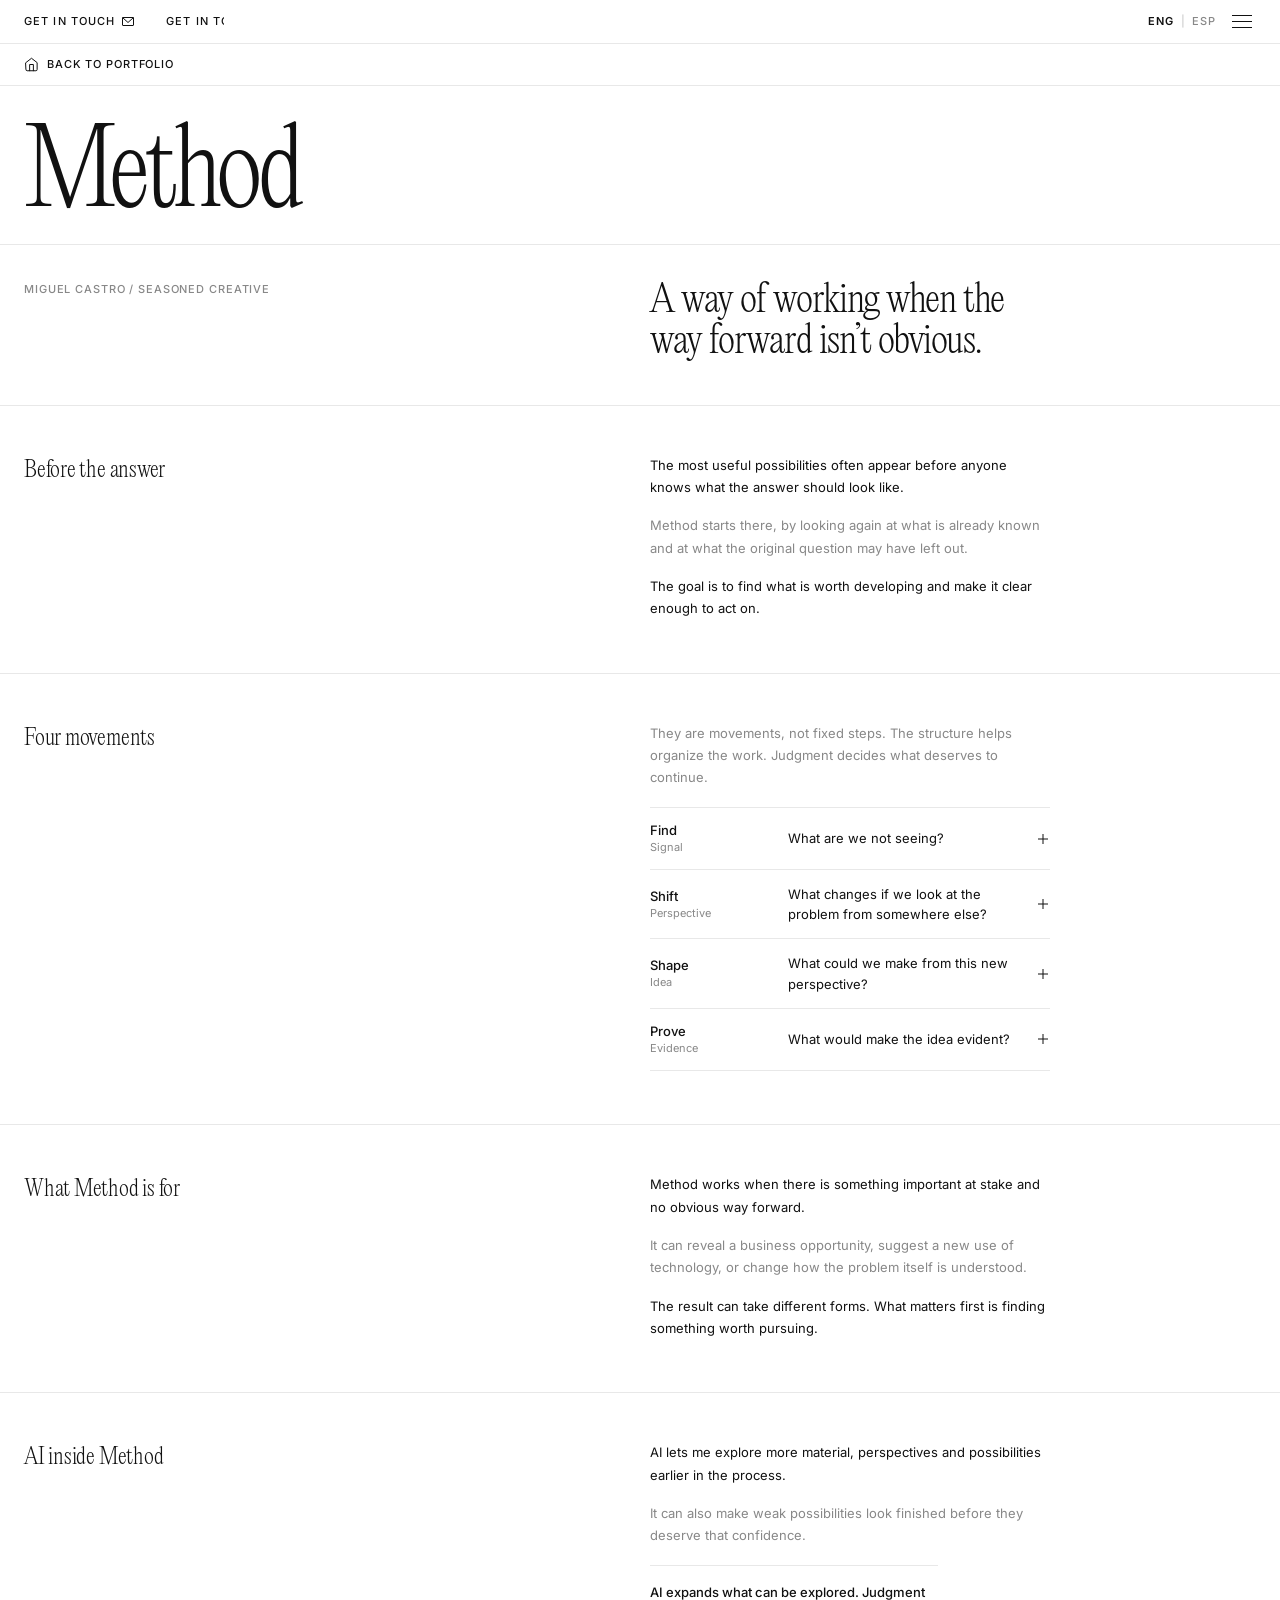
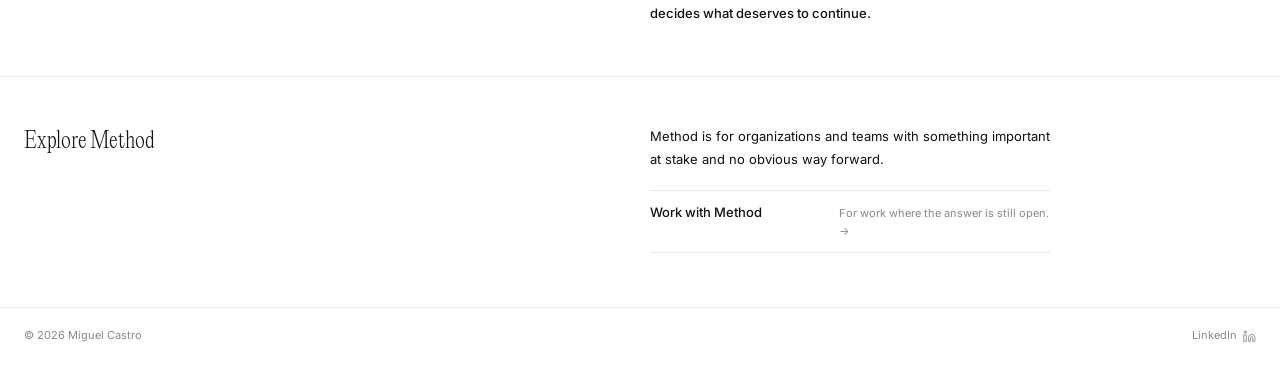
<file: method/index.html>
<!DOCTYPE html>
<html lang="en">
<head>
<meta charset="UTF-8">
<meta name="viewport" content="width=device-width, initial-scale=1.0">
<title>Method | Miguel Castro, Creative Director</title>
<meta name="description" content="Method is the working practice of Creative Director Miguel Castro, Cannes Lions Grand Prix winner in Innovation, for finding possibilities worth developing when the way forward isn’t obvious.">
<meta name="author" content="Miguel Castro">
<meta name="robots" content="index, follow">
<link rel="canonical" href="https://miguelcastro.works/method/">
<meta name="theme-color" content="#ffffff">
<meta name="color-scheme" content="light">

<script src="/analytics.js"></script>

<meta property="og:type" content="website">
<meta property="og:title" content="Method | Miguel Castro, Creative Director">
<meta property="og:description" content="A way of working when the way forward isn’t obvious. Cannes Lions Grand Prix winner in Innovation.">
<meta property="og:url" content="https://miguelcastro.works/method/">
<meta property="og:site_name" content="Miguel Castro">
<meta property="og:image" content="https://miguelcastro.works/og-image.png">
<meta property="og:image:width" content="1200">
<meta property="og:image:height" content="630">
<meta property="og:image:alt" content="Miguel Castro, Creative Director and Cannes Lions Grand Prix winner in Innovation portfolio preview">

<meta name="twitter:card" content="summary_large_image">
<meta name="twitter:title" content="Method | Miguel Castro, Creative Director">
<meta name="twitter:description" content="A way of working when the way forward isn’t obvious. Cannes Lions Grand Prix winner in Innovation.">
<meta name="twitter:image" content="https://miguelcastro.works/og-image.png">
<meta name="twitter:url" content="https://miguelcastro.works/method/">

<link rel="icon" type="image/png" href="/favicon.png">
<link rel="preconnect" href="https://fonts.googleapis.com">
<link rel="preconnect" href="https://fonts.gstatic.com" crossorigin>
<link href="https://fonts.googleapis.com/css2?family=Inter:wght@400;500;600&display=swap" rel="stylesheet">
<link rel="stylesheet" href="/fonts.css">
<link rel="stylesheet" href="/portfolio.css?v=11">
<link rel="stylesheet" href="/case-study.css?v=11">
<link rel="stylesheet" href="/method/method.css?v=11">

<script type="application/ld+json">
{
  "@context": "https://schema.org",
  "@type": "WebPage",
  "@id": "https://miguelcastro.works/method/#webpage",
  "url": "https://miguelcastro.works/method/",
  "name": "Method | Miguel Castro, Creative Director",
  "description": "Method is the working practice of Creative Director Miguel Castro, Cannes Lions Grand Prix winner in Innovation, for finding possibilities worth developing when the way forward isn’t obvious.",
  "isPartOf": {
    "@type": "WebSite",
    "@id": "https://miguelcastro.works/#website",
    "url": "https://miguelcastro.works/",
    "name": "Miguel Castro"
  },
  "author": {
    "@type": "Person",
    "@id": "https://miguelcastro.works/#miguel-castro",
    "name": "Miguel Castro",
    "url": "https://miguelcastro.works/",
    "jobTitle": "Creative Director",
    "award": [
      "Cannes Lions Grand Prix — Innovation"
    ],
    "sameAs": ["https://www.linkedin.com/in/miguelcastroe/"]
  },
  "mainEntity": {
    "@type": "CreativeWork",
    "@id": "https://miguelcastro.works/method/#method",
    "name": "Method",
    "description": "A way of finding possibilities worth developing when the way forward isn’t obvious.",
    "creator": {
      "@id": "https://miguelcastro.works/#miguel-castro"
    }
  }
}
</script>
</head>
<body>

<header class="header-section">
  <nav class="site-nav">
    <a class="nav-ticker" href="mailto:miguel@miguelcastro.cc" aria-label="Get in touch">
      <div class="nav-ticker-track" aria-hidden="true">
        <span>Get in touch <svg viewBox="0 0 12 9" fill="none" stroke="#111" stroke-width="1"><rect x="0.5" y="0.5" width="11" height="8" rx="0.5"/><polyline points="0.5,0.5 6,5.5 11.5,0.5"/></svg></span>
        <span>Get in touch <svg viewBox="0 0 12 9" fill="none" stroke="#111" stroke-width="1"><rect x="0.5" y="0.5" width="11" height="8" rx="0.5"/><polyline points="0.5,0.5 6,5.5 11.5,0.5"/></svg></span>
        <span>Get in touch <svg viewBox="0 0 12 9" fill="none" stroke="#111" stroke-width="1"><rect x="0.5" y="0.5" width="11" height="8" rx="0.5"/><polyline points="0.5,0.5 6,5.5 11.5,0.5"/></svg></span>
        <span>Get in touch <svg viewBox="0 0 12 9" fill="none" stroke="#111" stroke-width="1"><rect x="0.5" y="0.5" width="11" height="8" rx="0.5"/><polyline points="0.5,0.5 6,5.5 11.5,0.5"/></svg></span>
      </div>
    </a>
    <div class="nav-right">
      <div class="lang-toggle" aria-label="Language">
        <button id="langEng" class="active" type="button" aria-pressed="true">ENG</button>
        <span>|</span>
        <button id="langEsp" type="button" aria-pressed="false">ESP</button>
      </div>
      <button class="hamburger" id="hamburger" aria-label="Menu" aria-expanded="false" aria-controls="navPanel" type="button">
        <span></span><span></span><span></span>
      </button>
    </div>
  </nav>

  <div class="nav-overlay" id="navOverlay" aria-hidden="true"></div>
  <div class="nav-panel" id="navPanel" aria-hidden="true">
    <a href="/#work" class="nav-link" data-en="Work" data-es="Trabajo">Work</a>
    <a href="/method/" class="nav-link" aria-current="page" data-en="Method" data-es="Method">Method</a>
    <a href="/#contact" class="nav-link" data-en="Contact" data-es="Contacto">Contact</a>
    <a href="https://wa.me/51936646947?text=Hi%20Miguel%2C%20I%20found%20you%20through%20your%20portfolio." target="_blank" rel="noopener" class="nav-whatsapp nav-link" data-en="Drop me a line" data-es="Escríbeme">Drop me a line</a>
    <a href="https://www.linkedin.com/in/miguelcastroe/" target="_blank" rel="noopener" class="nav-linkedin nav-link" style="transition-delay:200ms"><span>LinkedIn</span><svg viewBox="0 0 24 24" fill="none" stroke="currentColor" stroke-width="1.6" stroke-linecap="round" stroke-linejoin="round" aria-hidden="true"><path d="M16 8a6 6 0 0 1 6 6v7h-4v-7a2 2 0 0 0-2-2 2 2 0 0 0-2 2v7h-4v-7a6 6 0 0 1 6-6z"></path><rect x="2" y="9" width="4" height="12"></rect><circle cx="4" cy="4" r="2"></circle></svg></a>
  </div>
</header>

<main class="case-page method-page">
  <a class="portfolio-back method-reveal" href="/" aria-label="Back to Portfolio"><svg viewBox="0 0 24 24" fill="none" stroke="currentColor" stroke-width="1.6" stroke-linecap="round" stroke-linejoin="round" aria-hidden="true"><path d="M3 9l9-7 9 7v11a2 2 0 0 1-2 2H5a2 2 0 0 1-2-2z"></path><polyline points="9 22 9 12 15 12 15 22"></polyline></svg><span data-en="Back to Portfolio" data-es="Volver al Portfolio">Back to Portfolio</span></a>

  <section class="case-hero" aria-labelledby="method-title">
    <h1 class="case-hero-title method-reveal" id="method-title">Method</h1>
    <div class="case-hero-copy">
      <div>
        <p class="case-kicker method-reveal" data-en="Miguel Castro / Seasoned Creative" data-es="Miguel Castro / Creativo con trayectoria">Miguel Castro / Seasoned Creative</p>
      </div>
      <div>
        <p class="case-intro method-reveal" data-en="A way of working when the way forward isn’t obvious." data-es="Una forma de trabajar cuando el camino no es evidente.">A way of working when the way forward isn’t obvious.</p>
      </div>
    </div>
  </section>

  <div class="case-body">
    <section class="case-section">
      <h2 class="case-section-label method-reveal" data-en="Before the answer" data-es="Antes de la respuesta">Before the answer</h2>
      <div class="case-section-copy">
        <p class="method-reveal" data-en="The most useful possibilities often appear before anyone knows what the answer should look like." data-es="Las posibilidades más útiles suelen aparecer antes de que alguien sepa qué forma debería tener la respuesta.">The most useful possibilities often appear before anyone knows what the answer should look like.</p>
        <p class="method-reveal muted" data-en="Method starts there, by looking again at what is already known and at what the original question may have left out." data-es="Method empieza ahí: mirando de nuevo lo que ya sabemos y aquello que la pregunta original pudo haber dejado fuera.">Method starts there, by looking again at what is already known and at what the original question may have left out.</p>
        <p class="method-reveal" data-en="The goal is to find what is worth developing and make it clear enough to act on." data-es="El objetivo es encontrar qué vale la pena desarrollar y hacerlo lo bastante claro para poder actuar.">The goal is to find what is worth developing and make it clear enough to act on.</p>
      </div>
    </section>

    <section class="case-section">
      <h2 class="case-section-label method-reveal" data-en="Four movements" data-es="Cuatro movimientos">Four movements</h2>
      <div class="case-section-copy method-movements-copy">
        <p class="method-reveal muted method-movements-note" data-en="They are movements, not fixed steps. The structure helps organize the work. Judgment decides what deserves to continue." data-es="Son movimientos, no pasos fijos. La estructura ayuda a organizar el trabajo. El criterio decide qué merece continuar.">They are movements, not fixed steps. The structure helps organize the work. Judgment decides what deserves to continue.</p>

        <div class="movement-accordion">
          <details class="movement-item method-reveal" id="find">
            <summary>
              <span class="movement-name"><span class="movement-verb">Find</span><span class="movement-term">Signal</span></span>
              <span class="movement-question" data-en="What are we not seeing?" data-es="¿Qué no estamos viendo?">What are we not seeing?</span>
              <span class="movement-toggle" aria-hidden="true"></span>
            </summary>
            <div class="movement-panel">
              <p data-en="Most projects already contain more information than anyone can use." data-es="La mayoría de los proyectos ya contienen más información de la que cualquiera puede usar.">Most projects already contain more information than anyone can use.</p>
              <p data-en="Find is about recognizing what deserves more attention because it could change the way the problem is understood." data-es="Find consiste en reconocer qué merece más atención porque podría cambiar la forma en que entendemos el problema.">Find is about recognizing what deserves more attention because it could change the way the problem is understood.</p>
            </div>
          </details>

          <details class="movement-item method-reveal" id="shift">
            <summary>
              <span class="movement-name"><span class="movement-verb">Shift</span><span class="movement-term">Perspective</span></span>
              <span class="movement-question" data-en="What changes if we look at the problem from somewhere else?" data-es="¿Qué cambia si miramos el problema desde otro lugar?">What changes if we look at the problem from somewhere else?</span>
              <span class="movement-toggle" aria-hidden="true"></span>
            </summary>
            <div class="movement-panel">
              <p data-en="Sometimes the problem changes when we change where we look from." data-es="A veces el problema cambia cuando cambiamos el lugar desde el que lo miramos.">Sometimes the problem changes when we change where we look from.</p>
              <p data-en="Shift looks for a perspective that opens possibilities the original framing could not." data-es="Shift busca una perspectiva que abra posibilidades que el planteamiento original no podía abrir.">Shift looks for a perspective that opens possibilities the original framing could not.</p>
            </div>
          </details>

          <details class="movement-item method-reveal" id="shape">
            <summary>
              <span class="movement-name"><span class="movement-verb">Shape</span><span class="movement-term">Idea</span></span>
              <span class="movement-question" data-en="What could we make from this new perspective?" data-es="¿Qué podríamos hacer desde esta nueva perspectiva?">What could we make from this new perspective?</span>
              <span class="movement-toggle" aria-hidden="true"></span>
            </summary>
            <div class="movement-panel">
              <p data-en="This is where the idea begins." data-es="Aquí empieza la idea.">This is where the idea begins.</p>
              <p data-en="Not from a predetermined format, but from what the new perspective has made possible." data-es="No desde un formato predeterminado, sino desde lo que la nueva perspectiva hizo posible.">Not from a predetermined format, but from what the new perspective has made possible.</p>
            </div>
          </details>

          <details class="movement-item method-reveal" id="prove">
            <summary>
              <span class="movement-name"><span class="movement-verb">Prove</span><span class="movement-term">Evidence</span></span>
              <span class="movement-question" data-en="What would make the idea evident?" data-es="¿Qué haría evidente la idea?">What would make the idea evident?</span>
              <span class="movement-toggle" aria-hidden="true"></span>
            </summary>
            <div class="movement-panel">
              <p data-en="Prove asks what happens when the idea meets reality." data-es="Prove pregunta qué ocurre cuando la idea se encuentra con la realidad.">Prove asks what happens when the idea meets reality.</p>
              <p class="method-statement" data-en="Build proof into the idea before adding proof around it." data-es="Construye la prueba dentro de la idea antes de agregar pruebas a su alrededor.">Build proof into the idea before adding proof around it.</p>
            </div>
          </details>
        </div>
      </div>
    </section>

    <section class="case-section">
      <h2 class="case-section-label method-reveal" data-en="What Method is for" data-es="Para qué sirve Method">What Method is for</h2>
      <div class="case-section-copy">
        <p class="method-reveal" data-en="Method works when there is something important at stake and no obvious way forward." data-es="Method funciona cuando hay algo importante en juego y el camino no es evidente.">Method works when there is something important at stake and no obvious way forward.</p>
        <p class="method-reveal muted" data-en="It can reveal a business opportunity, suggest a new use of technology, or change how the problem itself is understood." data-es="Puede revelar una oportunidad de negocio, sugerir un nuevo uso de la tecnología o cambiar la forma en que se entiende el problema.">It can reveal a business opportunity, suggest a new use of technology, or change how the problem itself is understood.</p>
        <p class="method-reveal" data-en="The result can take different forms. What matters first is finding something worth pursuing." data-es="El resultado puede tomar distintas formas. Primero importa encontrar algo que valga la pena llevar adelante.">The result can take different forms. What matters first is finding something worth pursuing.</p>
      </div>
    </section>

    <section class="case-section">
      <h2 class="case-section-label method-reveal" data-en="AI inside Method" data-es="IA dentro de Method">AI inside Method</h2>
      <div class="case-section-copy">
        <p class="method-reveal" data-en="AI lets me explore more material, perspectives and possibilities earlier in the process." data-es="La IA me permite explorar más material, perspectivas y posibilidades desde antes en el proceso.">AI lets me explore more material, perspectives and possibilities earlier in the process.</p>
        <p class="method-reveal muted" data-en="It can also make weak possibilities look finished before they deserve that confidence." data-es="También puede hacer que posibilidades débiles parezcan terminadas antes de merecer esa confianza.">It can also make weak possibilities look finished before they deserve that confidence.</p>
        <p class="method-statement method-reveal" data-en="AI expands what can be explored. Judgment decides what deserves to continue." data-es="La IA amplía lo que se puede explorar. El criterio decide qué merece continuar.">AI expands what can be explored. Judgment decides what deserves to continue.</p>
      </div>
    </section>

    <section class="case-section">
      <h2 class="case-section-label method-reveal" data-en="Explore Method" data-es="Explora Method">Explore Method</h2>
      <div class="case-section-copy">
        <p class="method-reveal" data-en="Method is for organizations and teams with something important at stake and no obvious way forward." data-es="Method es para organizaciones y equipos que tienen algo importante en juego y ningún camino evidente.">Method is for organizations and teams with something important at stake and no obvious way forward.</p>

        <div class="method-actions method-reveal">
          <a href="mailto:miguel@miguelcastro.cc?subject=Work%20with%20Method">
            <span data-en="Work with Method" data-es="Trabaja con Method">Work with Method</span>
            <span data-en="For work where the answer is still open. →" data-es="Para trabajos donde la respuesta todavía está abierta. →">For work where the answer is still open. &rarr;</span>
          </a>
        </div>
      </div>
    </section>
  </div>

  <footer class="case-footer">
    <span>&copy; 2026 Miguel Castro</span>
    <a class="footer-linkedin" href="https://www.linkedin.com/in/miguelcastroe/" target="_blank" rel="noopener"><span>LinkedIn</span><svg viewBox="0 0 24 24" fill="none" stroke="currentColor" stroke-width="1.6" stroke-linecap="round" stroke-linejoin="round" width="13" height="13" aria-hidden="true"><path d="M16 8a6 6 0 0 1 6 6v7h-4v-7a2 2 0 0 0-2-2 2 2 0 0 0-2 2v7h-4v-7a6 6 0 0 1 6-6z"></path><rect x="2" y="9" width="4" height="12"></rect><circle cx="4" cy="4" r="2"></circle></svg></a>
  </footer>
</main>

<script src="/method/method.js?v=11"></script>
</body>
</html>
</file>
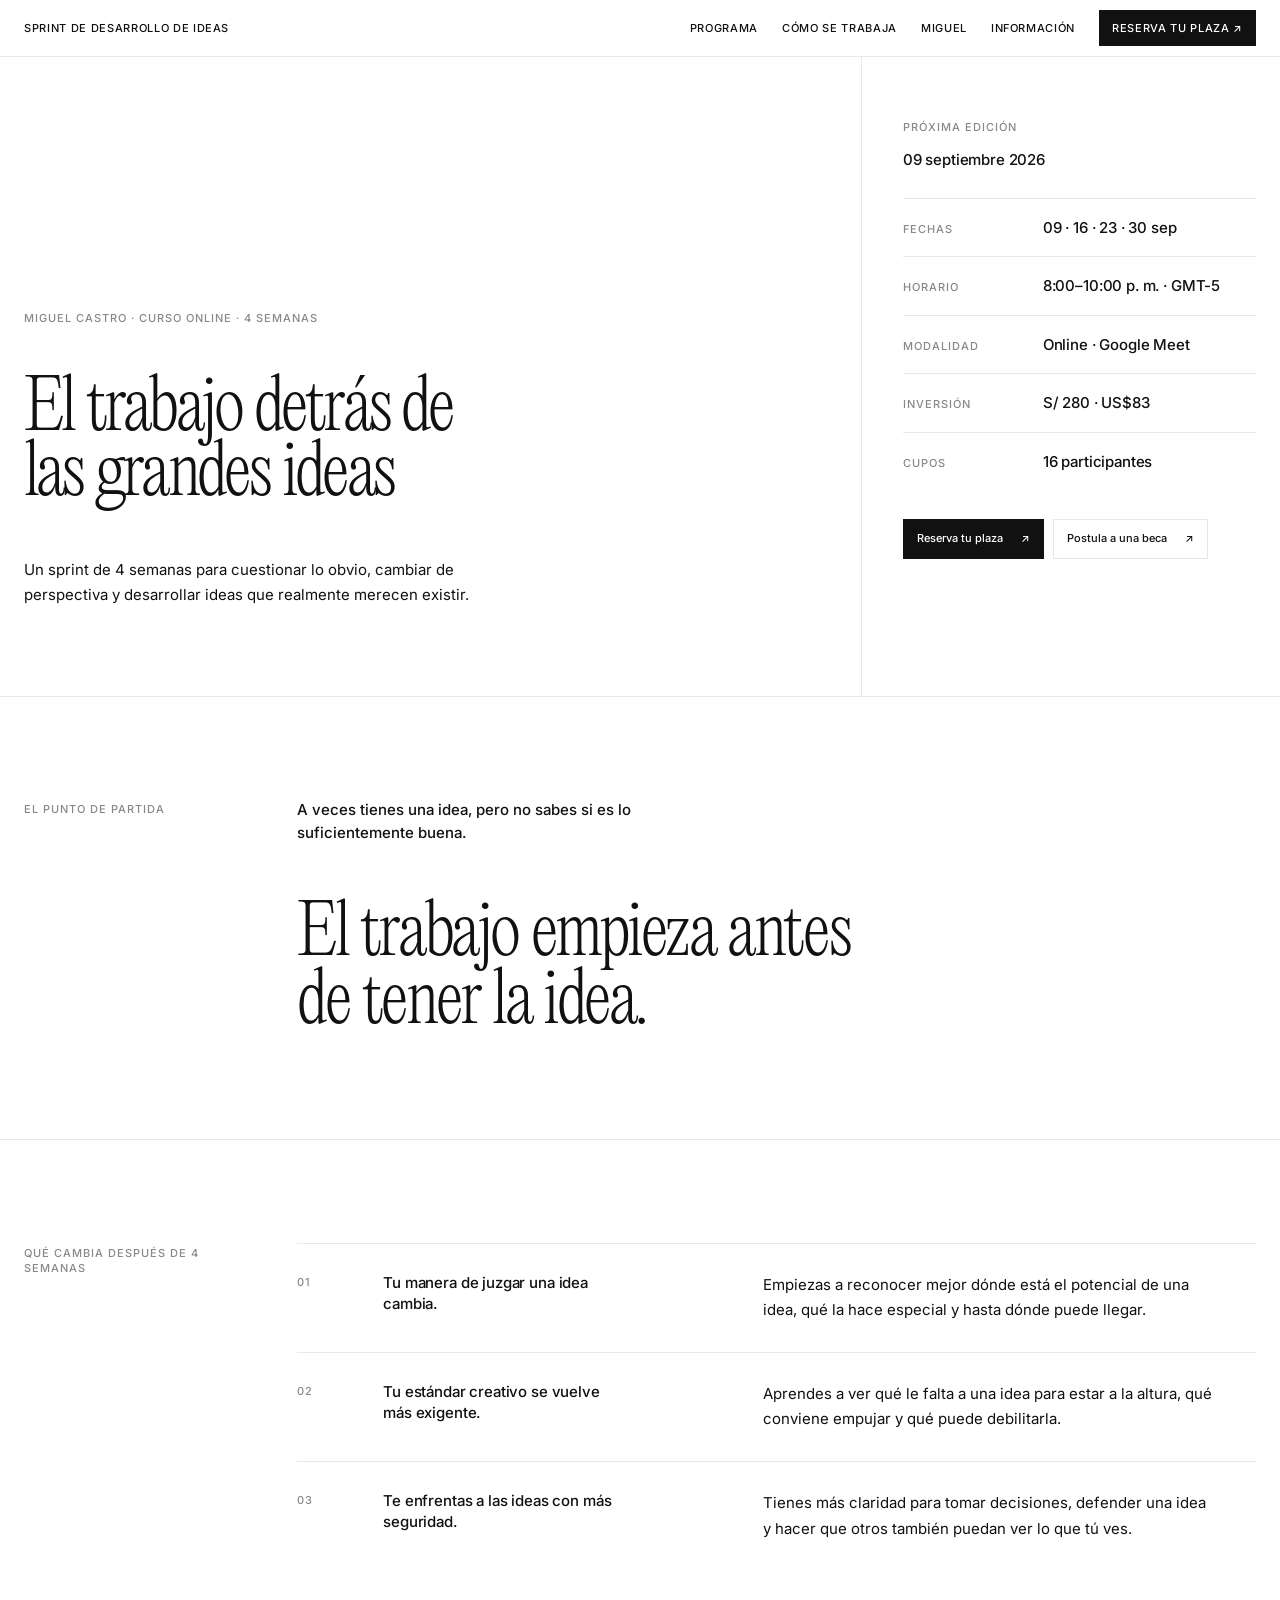
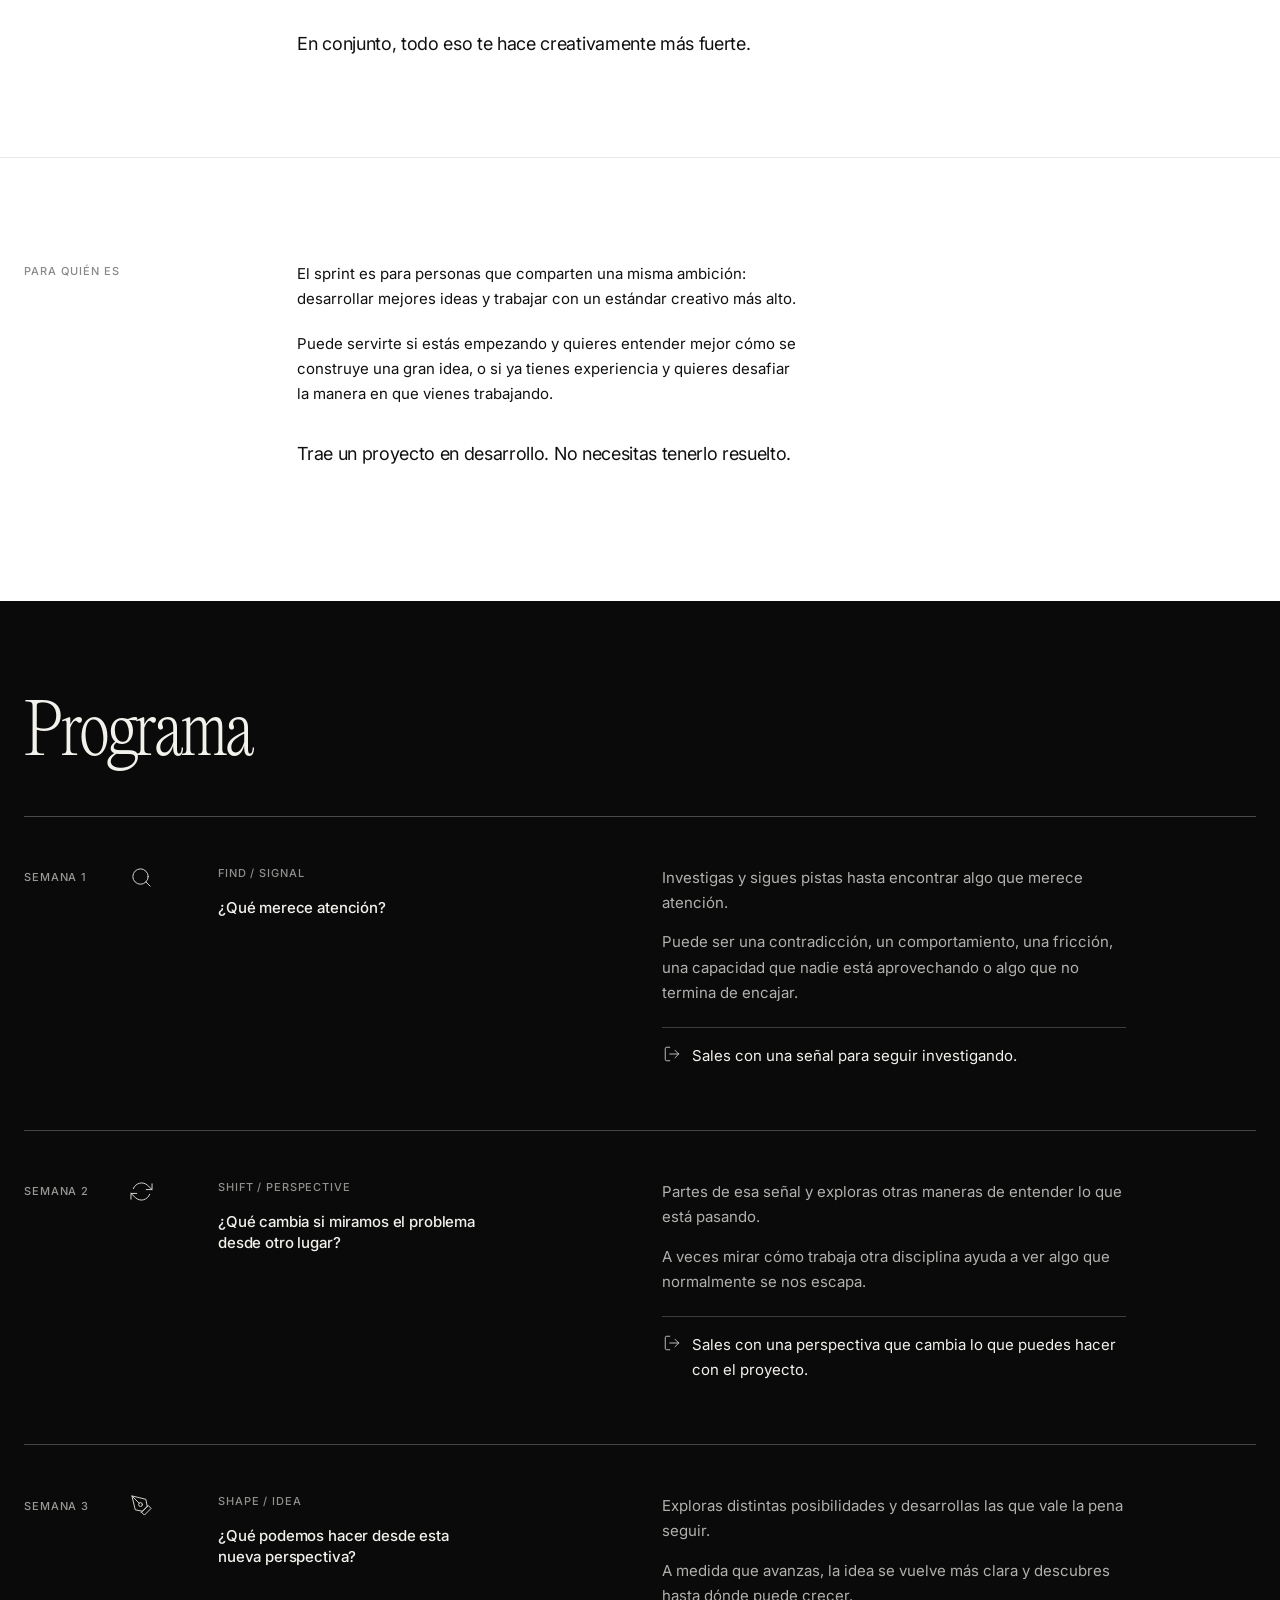
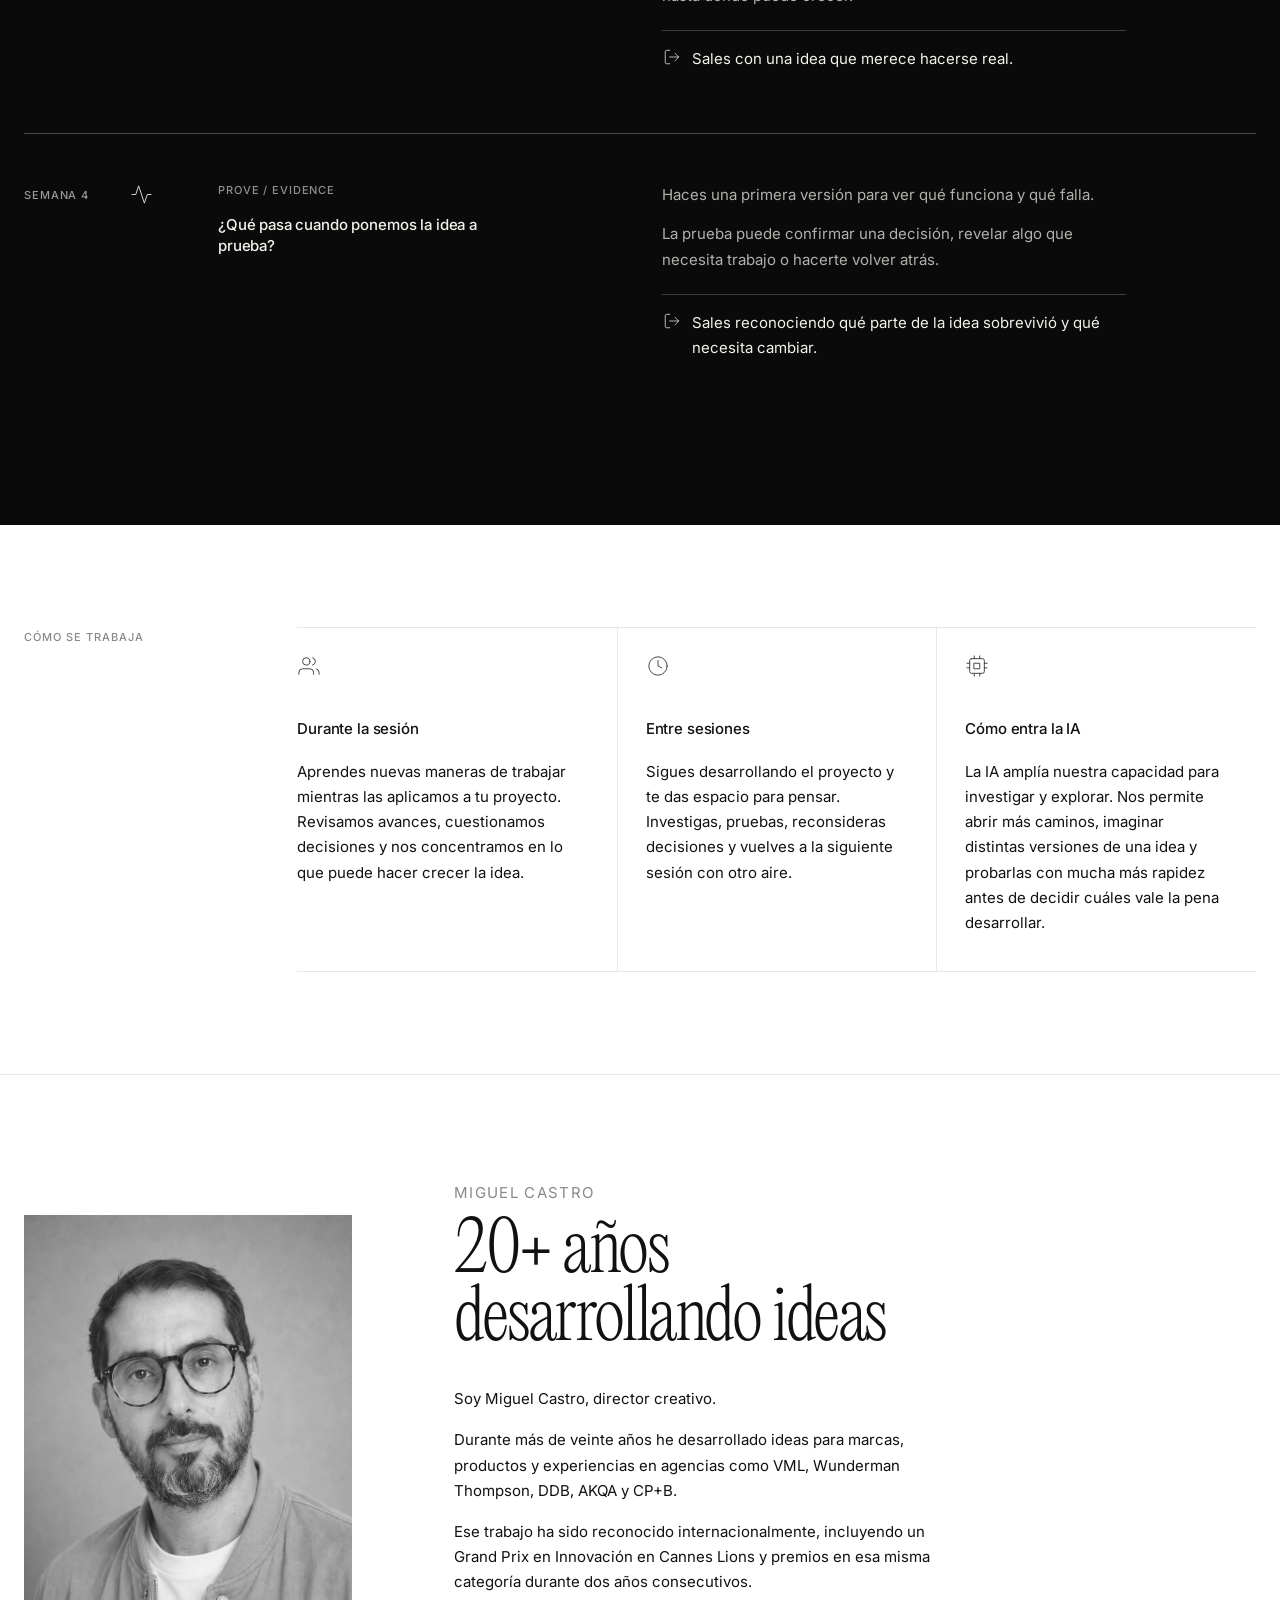
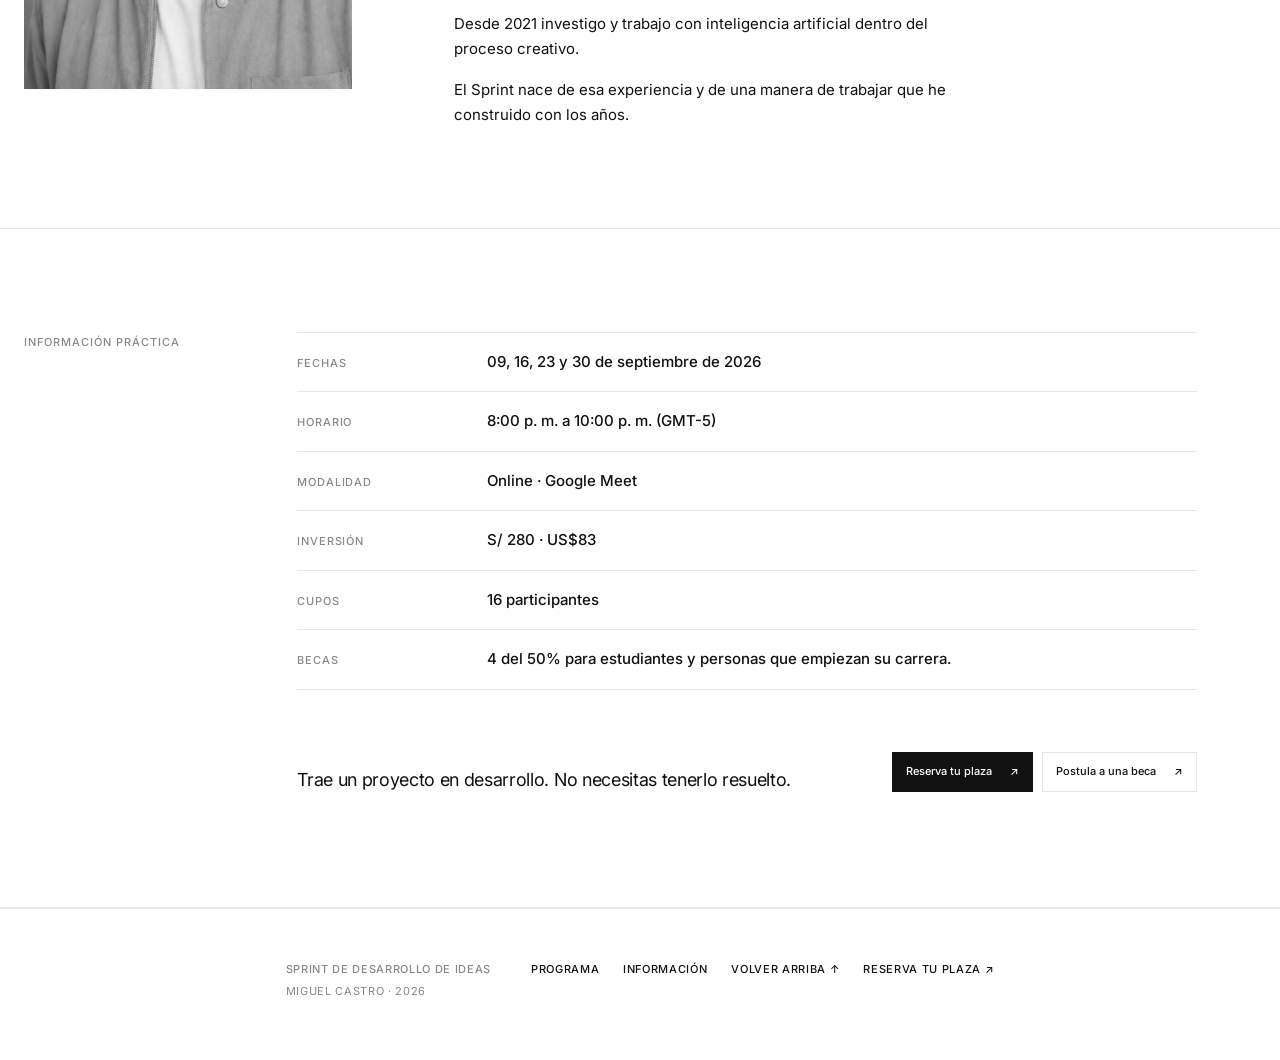
<file: sprint/index.html>
<!DOCTYPE html>
<html lang="es">
<head>
<meta charset="UTF-8">
<meta name="viewport" content="width=device-width, initial-scale=1.0">
<title>Sprint de desarrollo de ideas | Miguel Castro</title>
<meta name="description" content="Sprint de desarrollo de ideas de 4 semanas con Miguel Castro para aprender a reconocer, desarrollar y poner a prueba ideas con un estándar creativo más alto.">
<meta name="author" content="Miguel Castro">
<meta name="robots" content="index, follow">
<link rel="canonical" href="https://miguelcastro.works/sprint/">
<meta name="theme-color" content="#ffffff">
<meta name="color-scheme" content="light">
<script src="/analytics.js"></script>
<meta property="og:type" content="website">
<meta property="og:locale" content="es_PE">
<meta property="og:title" content="Sprint de desarrollo de ideas | Miguel Castro">
<meta property="og:description" content="El trabajo detrás de las grandes ideas. Un sprint de 4 semanas para desarrollar mejores ideas y trabajar con un estándar creativo más alto.">
<meta property="og:url" content="https://miguelcastro.works/sprint/">
<meta property="og:site_name" content="Miguel Castro">
<meta property="og:image" content="https://miguelcastro.works/sprint/assets/OG-image.png">
<meta property="og:image:width" content="1200">
<meta property="og:image:height" content="630">
<meta property="og:image:alt" content="El trabajo detrás de las grandes ideas — Sprint de desarrollo de ideas de Miguel Castro">
<meta name="twitter:card" content="summary_large_image">
<meta name="twitter:title" content="Sprint de desarrollo de ideas | Miguel Castro">
<meta name="twitter:description" content="El trabajo detrás de las grandes ideas. Un sprint de 4 semanas para desarrollar mejores ideas y trabajar con un estándar creativo más alto.">
<meta name="twitter:image" content="https://miguelcastro.works/sprint/assets/OG-image.png">
<meta name="twitter:image:alt" content="El trabajo detrás de las grandes ideas — Sprint de desarrollo de ideas de Miguel Castro">
<meta name="twitter:url" content="https://miguelcastro.works/sprint/">
<link rel="icon" type="image/png" href="/favicon.png">
<link rel="preconnect" href="https://fonts.googleapis.com">
<link rel="preconnect" href="https://fonts.gstatic.com" crossorigin>
<link href="https://fonts.googleapis.com/css2?family=Inter:wght@400;500;600&display=swap" rel="stylesheet">
<link rel="stylesheet" href="/fonts.css">
<link rel="stylesheet" href="/portfolio.css">
<link rel="stylesheet" href="/sprint/sprint-refine.css?v=9">
<style>.sprint-profile-image{opacity:1}.sprint-profile-image img{opacity:.88}</style>
<script type="application/ld+json">
{
  "@context": "https://schema.org",
  "@graph": [
    {
      "@type": "WebPage",
      "@id": "https://miguelcastro.works/sprint/#webpage",
      "url": "https://miguelcastro.works/sprint/",
      "name": "Sprint de desarrollo de ideas | Miguel Castro",
      "description": "Sprint de desarrollo de ideas de 4 semanas con Miguel Castro para aprender a reconocer, desarrollar y poner a prueba ideas con un estándar creativo más alto.",
      "inLanguage": "es",
      "primaryImageOfPage": {"@type":"ImageObject","url":"https://miguelcastro.works/sprint/assets/OG-image.png","width":1200,"height":630},
      "mainEntity": {"@id":"https://miguelcastro.works/sprint/#sprint"},
      "author": {"@id":"https://miguelcastro.works/#miguel-castro"}
    },
    {
      "@type": "Course",
      "@id": "https://miguelcastro.works/sprint/#sprint",
      "name": "Sprint de desarrollo de ideas",
      "description": "Curso online de 4 semanas para desarrollar mejores ideas y trabajar con un estándar creativo más alto.",
      "url": "https://miguelcastro.works/sprint/",
      "inLanguage": "es",
      "image": "https://miguelcastro.works/sprint/assets/OG-image.png",
      "provider": {"@type":"Person","@id":"https://miguelcastro.works/#miguel-castro","name":"Miguel Castro","jobTitle":"Creative Director","url":"https://miguelcastro.works/","sameAs":["https://www.linkedin.com/in/miguelcastroe/"]}
    }
  ]
}
</script>
</head>
<body>
<header class="sprint-site-header" id="top">
  <div class="sprint-header-inner">
    <a class="sprint-brand" href="#top">Sprint de desarrollo de ideas</a>
    <nav class="sprint-site-nav" aria-label="Navegación de Sprint">
      <a href="#programa">Programa</a>
      <a href="#como-se-trabaja">Cómo se trabaja</a>
      <a href="#miguel">Miguel</a>
      <a href="#informacion">Información</a>
      <a class="sprint-nav-cta" href="https://pay.hotmart.com/L106815370Q?checkoutMode=2">Reserva tu plaza ↗</a>
    </nav>
  </div>
</header>

<main class="sprint-page">
  <section class="sprint-hero" aria-labelledby="sprint-title">
    <div class="sprint-hero-grid">
      <div class="sprint-hero-primary">
        <p class="sprint-course-type">Miguel Castro · Curso online · 4 semanas</p>
        <h1 id="sprint-title"><span class="sprint-title-line">El trabajo detrás de</span><span class="sprint-title-line">las grandes ideas</span></h1>
        <p class="sprint-hero-subhead">Un sprint de 4 semanas para cuestionar lo obvio, cambiar de perspectiva y desarrollar ideas que realmente merecen existir.</p>
      </div>
      <aside class="sprint-hero-details" aria-label="Información principal del curso">
        <div class="sprint-hero-detail sprint-hero-detail-featured"><span>Próxima edición</span><strong>09 septiembre 2026</strong></div>
        <div class="sprint-hero-detail"><span>Fechas</span><strong>09 · 16 · 23 · 30 sep</strong></div>
        <div class="sprint-hero-detail"><span>Horario</span><strong>8:00–10:00 p. m. · GMT-5</strong></div>
        <div class="sprint-hero-detail"><span>Modalidad</span><strong>Online · Google Meet</strong></div>
        <div class="sprint-hero-detail"><span>Inversión</span><strong>S/ 280 · US$83</strong></div>
        <div class="sprint-hero-detail sprint-hero-detail-last"><span>Cupos</span><strong>16 participantes</strong></div>
        <div class="sprint-hero-actions">
          <a class="sprint-action sprint-action-primary js-sprint-checkout" href="https://pay.hotmart.com/L106815370Q?checkoutMode=2"><span>Reserva tu plaza</span><span aria-hidden="true">↗</span></a>
          <a class="sprint-action" href="/sprint/beca/"><span>Postula a una beca</span><span aria-hidden="true">↗</span></a>
        </div>
      </aside>
    </div>
  </section>

  <div class="sprint-body">
    <section class="sprint-recognition" aria-label="El punto de partida">
      <div class="sprint-section-marker">El punto de partida</div>
      <div class="sprint-recognition-copy">
        <p>A veces tienes una idea, pero no sabes si es lo suficientemente buena.</p>
        <p><span class="sprint-phrase-line">El trabajo empieza antes</span><span class="sprint-phrase-line">de tener la idea.</span></p>
      </div>
    </section>

    <section class="sprint-change" id="resultado">
      <div class="sprint-section-marker">Qué cambia después de 4 semanas</div>
      <div class="sprint-change-content">
        <div class="sprint-change-row"><span>01</span><div><h2>Tu manera de juzgar una idea cambia.</h2><p>Empiezas a reconocer mejor dónde está el potencial de una idea, qué la hace especial y hasta dónde puede llegar.</p></div></div>
        <div class="sprint-change-row"><span>02</span><div><h2>Tu estándar creativo se vuelve más exigente.</h2><p>Aprendes a ver qué le falta a una idea para estar a la altura, qué conviene empujar y qué puede debilitarla.</p></div></div>
        <div class="sprint-change-row"><span>03</span><div><h2>Te enfrentas a las ideas con más seguridad.</h2><p>Tienes más claridad para tomar decisiones, defender una idea y hacer que otros también puedan ver lo que tú ves.</p></div></div>
        <p class="sprint-change-close"><span class="sprint-important-line">En conjunto, todo eso te hace</span> <span class="sprint-important-line">creativamente más fuerte.</span></p>
      </div>
    </section>

    <section class="sprint-audience" id="para-quien">
      <div class="sprint-section-marker">Para quién es</div>
      <div class="sprint-audience-copy">
        <p>El sprint es para personas que comparten una misma ambición: desarrollar mejores ideas y trabajar con un estándar creativo más alto.</p>
        <p>Puede servirte si estás empezando y quieres entender mejor cómo se construye una gran idea, o si ya tienes experiencia y quieres desafiar la manera en que vienes trabajando.</p>
        <p class="sprint-emphasis"><span class="sprint-important-line">Trae un proyecto en desarrollo.</span> <span class="sprint-important-line">No necesitas tenerlo resuelto.</span></p>
      </div>
    </section>
  </div>

  <section class="sprint-weeks" id="programa" aria-labelledby="weeks-title">
    <div class="sprint-weeks-inner">
      <div class="sprint-weeks-heading"><h2 id="weeks-title">Programa</h2></div>
      <div class="sprint-week-list">
        <article class="sprint-week">
          <div class="sprint-week-index"><span>Semana 1</span><i aria-hidden="true"></i></div>
          <div class="sprint-week-title"><span>Find / Signal</span><h3>¿Qué merece atención?</h3></div>
          <div class="sprint-week-copy"><p>Investigas y sigues pistas hasta encontrar algo que merece atención.</p><p>Puede ser una contradicción, un comportamiento, una fricción, una capacidad que nadie está aprovechando o algo que no termina de encajar.</p><p class="sprint-week-outcome"><span class="sprint-output-icon" aria-hidden="true"></span><span>Sales con una señal para seguir investigando.</span></p></div>
        </article>
        <article class="sprint-week">
          <div class="sprint-week-index"><span>Semana 2</span><i aria-hidden="true"></i></div>
          <div class="sprint-week-title"><span>Shift / Perspective</span><h3>¿Qué cambia si miramos el problema desde otro lugar?</h3></div>
          <div class="sprint-week-copy"><p>Partes de esa señal y exploras otras maneras de entender lo que está pasando.</p><p>A veces mirar cómo trabaja otra disciplina ayuda a ver algo que normalmente se nos escapa.</p><p class="sprint-week-outcome"><span class="sprint-output-icon" aria-hidden="true"></span><span>Sales con una perspectiva que cambia lo que puedes hacer con el proyecto.</span></p></div>
        </article>
        <article class="sprint-week">
          <div class="sprint-week-index"><span>Semana 3</span><i aria-hidden="true"></i></div>
          <div class="sprint-week-title"><span>Shape / Idea</span><h3>¿Qué podemos hacer desde esta nueva perspectiva?</h3></div>
          <div class="sprint-week-copy"><p>Exploras distintas posibilidades y desarrollas las que vale la pena seguir.</p><p>A medida que avanzas, la idea se vuelve más clara y descubres hasta dónde puede crecer.</p><p class="sprint-week-outcome"><span class="sprint-output-icon" aria-hidden="true"></span><span>Sales con una idea que merece hacerse real.</span></p></div>
        </article>
        <article class="sprint-week">
          <div class="sprint-week-index"><span>Semana 4</span><i aria-hidden="true"></i></div>
          <div class="sprint-week-title"><span>Prove / Evidence</span><h3>¿Qué pasa cuando ponemos la idea a prueba?</h3></div>
          <div class="sprint-week-copy"><p>Haces una primera versión para ver qué funciona y qué falla.</p><p>La prueba puede confirmar una decisión, revelar algo que necesita trabajo o hacerte volver atrás.</p><p class="sprint-week-outcome"><span class="sprint-output-icon" aria-hidden="true"></span><span>Sales reconociendo qué parte de la idea sobrevivió y qué necesita cambiar.</span></p></div>
        </article>
      </div>
    </div>
  </section>

  <div class="sprint-body">
    <section class="sprint-work" id="como-se-trabaja">
      <div class="sprint-section-marker">Cómo se trabaja</div>
      <div class="sprint-work-grid">
        <article><i aria-hidden="true"></i><h2>Durante la sesión</h2><p>Aprendes nuevas maneras de trabajar mientras las aplicamos a tu proyecto. Revisamos avances, cuestionamos decisiones y nos concentramos en lo que puede hacer crecer la idea.</p></article>
        <article><i aria-hidden="true"></i><h2>Entre sesiones</h2><p>Sigues desarrollando el proyecto y te das espacio para pensar. Investigas, pruebas, reconsideras decisiones y vuelves a la siguiente sesión con otro aire.</p></article>
        <article><i aria-hidden="true"></i><h2>Cómo entra la IA</h2><p>La IA amplía nuestra capacidad para investigar y explorar. Nos permite abrir más caminos, imaginar distintas versiones de una idea y probarlas con mucha más rapidez antes de decidir cuáles vale la pena desarrollar.</p></article>
      </div>
    </section>

    <section class="sprint-profile-section" id="miguel">
      <figure class="sprint-profile-image"><img src="/sprint/assets/miguel-castro-portrait-bw.png" alt="Miguel Castro" loading="lazy" decoding="async"></figure>
      <div class="sprint-profile-copy"><p class="sprint-section-marker">Miguel Castro</p><h2><span class="sprint-phrase-line">20+ años</span><span class="sprint-phrase-line">desarrollando ideas</span></h2><p>Soy Miguel Castro, director creativo.</p><p>Durante más de veinte años he desarrollado ideas para marcas, productos y experiencias en agencias como VML, Wunderman Thompson, DDB, AKQA y CP+B.</p><p>Ese trabajo ha sido reconocido internacionalmente, incluyendo un Grand Prix en Innovación en Cannes Lions y premios en esa misma categoría durante dos años consecutivos.</p><p>Desde 2021 investigo y trabajo con inteligencia artificial dentro del proceso creativo.</p><p>El Sprint nace de esa experiencia y de una manera de trabajar que he construido con los años.</p></div>
    </section>

    <section class="sprint-practical" id="informacion">
      <div class="sprint-section-marker">Información práctica</div>
      <div class="sprint-practical-content">
        <div class="sprint-info-list">
          <div class="sprint-info-row"><span>Fechas</span><strong>09, 16, 23 y 30 de septiembre de 2026</strong></div>
          <div class="sprint-info-row"><span>Horario</span><strong>8:00 p. m. a 10:00 p. m. (GMT-5)</strong></div>
          <div class="sprint-info-row"><span>Modalidad</span><strong>Online · Google Meet</strong></div>
          <div class="sprint-info-row"><span>Inversión</span><strong>S/ 280 · US$83</strong></div>
          <div class="sprint-info-row"><span>Cupos</span><strong>16 participantes</strong></div>
          <div class="sprint-info-row"><span>Becas</span><strong>4 del 50% para estudiantes y personas que empiezan su carrera.</strong></div>
        </div>
        <div class="sprint-closing"><p><span class="sprint-important-line">Trae un proyecto en desarrollo.</span> <span class="sprint-important-line">No necesitas tenerlo resuelto.</span></p><div class="sprint-actions"><a class="sprint-action sprint-action-primary js-sprint-checkout" href="https://pay.hotmart.com/L106815370Q?checkoutMode=2"><span>Reserva tu plaza</span><span aria-hidden="true">↗</span></a><a class="sprint-action" href="/sprint/beca/"><span>Postula a una beca</span><span aria-hidden="true">↗</span></a></div></div>
      </div>
    </section>
  </div>
</main>

<footer class="sprint-site-footer">
  <div class="sprint-footer-inner">
    <div class="sprint-footer-title"><span>Sprint de desarrollo de ideas</span><span>Miguel Castro · 2026</span></div>
    <nav class="sprint-footer-nav" aria-label="Navegación de cierre">
      <a href="#programa">Programa</a>
      <a href="#informacion">Información</a>
      <a href="#top">Volver arriba ↑</a>
      <a href="https://pay.hotmart.com/L106815370Q?checkoutMode=2">Reserva tu plaza ↗</a>
    </nav>
  </div>
</footer>

<script src="/sprint/sprint.js?v=2"></script>
</body>
</html>
</file>
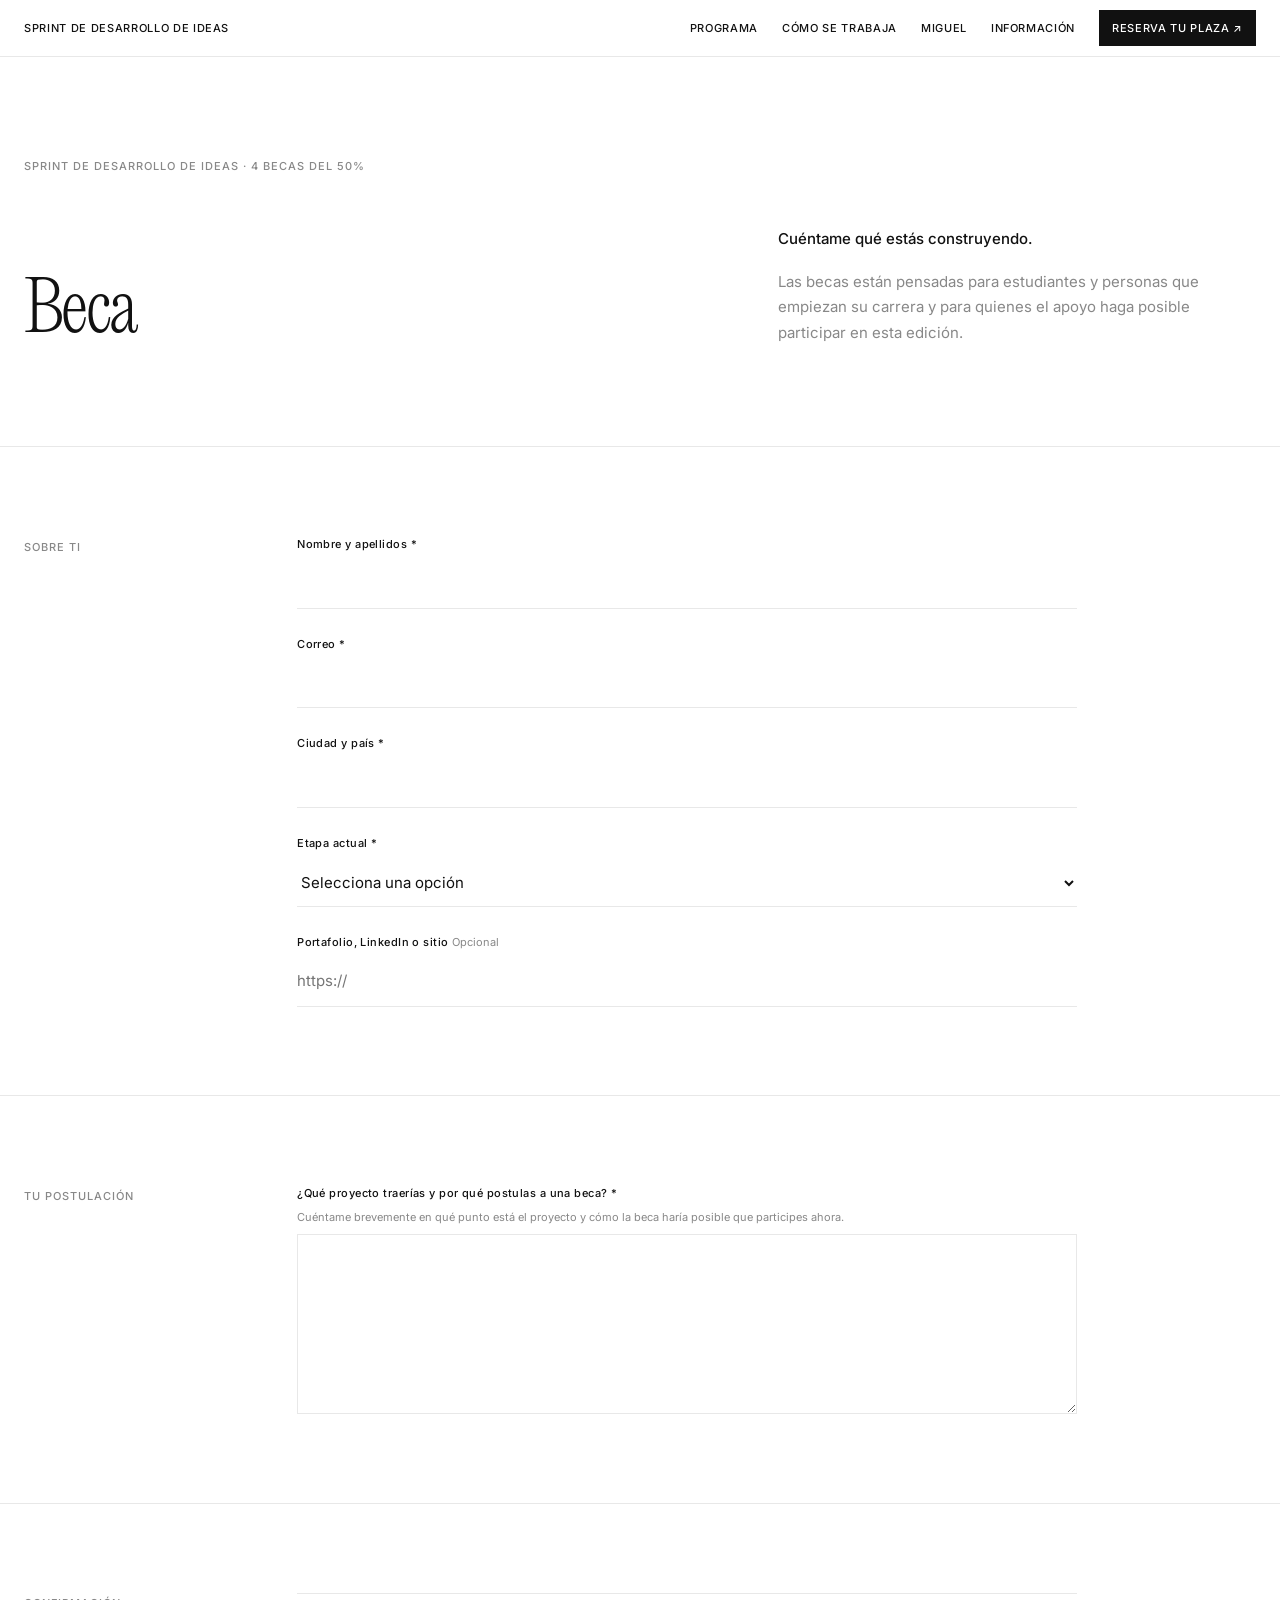
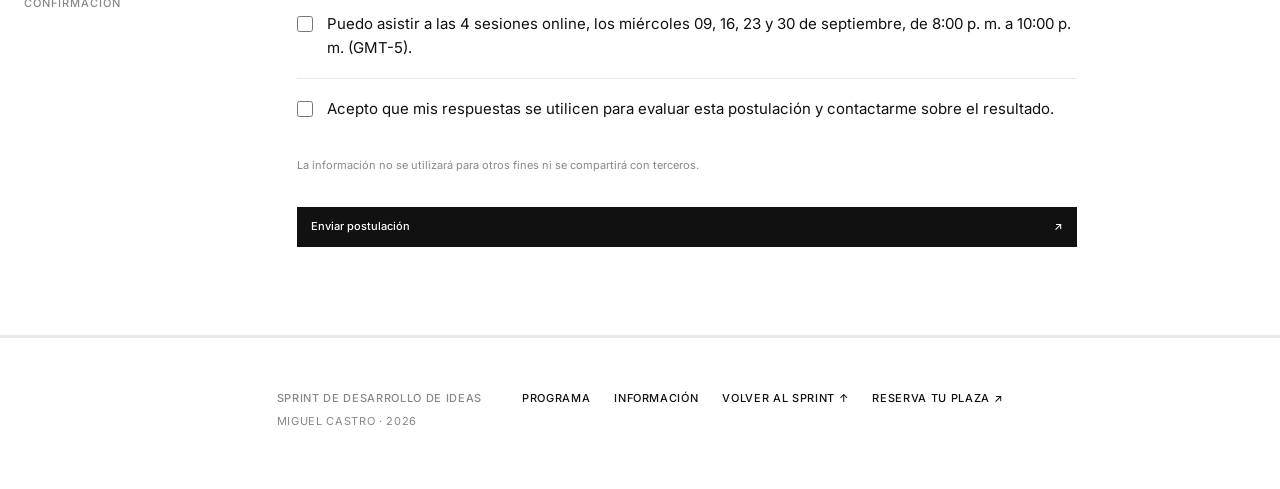
<file: sprint/beca/index.html>
<!DOCTYPE html>
<html lang="es">
<head>
<meta charset="UTF-8">
<meta name="viewport" content="width=device-width, initial-scale=1.0">
<title>Postula a una beca | Sprint de desarrollo de ideas</title>
<meta name="description" content="Postula a una de las 4 becas del 50% para el Sprint de desarrollo de ideas de Miguel Castro.">
<meta name="robots" content="index, follow">
<link rel="canonical" href="https://miguelcastro.works/sprint/beca/">
<meta name="theme-color" content="#ffffff">
<meta name="color-scheme" content="light">
<script src="/analytics.js"></script>
<meta property="og:type" content="website">
<meta property="og:locale" content="es_PE">
<meta property="og:title" content="Postula a una beca | Sprint de desarrollo de ideas">
<meta property="og:description" content="4 becas del 50% para estudiantes y personas que empiezan su carrera.">
<meta property="og:url" content="https://miguelcastro.works/sprint/beca/">
<meta property="og:image" content="https://miguelcastro.works/sprint/assets/OG-image.png">
<meta name="twitter:card" content="summary_large_image">
<meta name="twitter:image" content="https://miguelcastro.works/sprint/assets/OG-image.png">
<link rel="icon" type="image/png" href="/favicon.png">
<link rel="preconnect" href="https://fonts.googleapis.com">
<link rel="preconnect" href="https://fonts.gstatic.com" crossorigin>
<link href="https://fonts.googleapis.com/css2?family=Inter:wght@400;500;600&display=swap" rel="stylesheet">
<link rel="stylesheet" href="/fonts.css">
<link rel="stylesheet" href="/portfolio.css">
<link rel="stylesheet" href="/sprint/sprint-refine.css?v=9">
<link rel="stylesheet" href="/sprint/beca/beca.css?v=2">
</head>
<body>
<header class="sprint-site-header" id="top">
  <div class="sprint-header-inner">
    <a class="sprint-brand" href="/sprint/">Sprint de desarrollo de ideas</a>
    <nav class="sprint-site-nav" aria-label="Navegación de Sprint">
      <a href="/sprint/#programa">Programa</a>
      <a href="/sprint/#como-se-trabaja">Cómo se trabaja</a>
      <a href="/sprint/#miguel">Miguel</a>
      <a href="/sprint/#informacion">Información</a>
      <a class="sprint-nav-cta" href="https://pay.hotmart.com/L106815370Q?checkoutMode=2">Reserva tu plaza ↗</a>
    </nav>
  </div>
</header>

<main class="sprint-page scholarship-page">
  <section class="scholarship-hero" aria-labelledby="scholarship-title">
    <div class="scholarship-hero-inner">
      <p class="scholarship-eyebrow">Sprint de desarrollo de ideas · 4 becas del 50%</p>
      <div class="scholarship-hero-grid">
        <h1 id="scholarship-title">Beca</h1>
        <div class="scholarship-hero-copy">
          <p class="scholarship-lead">Cuéntame qué estás construyendo.</p>
          <p>Las becas están pensadas para estudiantes y personas que empiezan su carrera y para quienes el apoyo haga posible participar en esta edición.</p>
        </div>
      </div>
    </div>
  </section>

  <form class="scholarship-form" action="https://formsubmit.co/miguel@miguelcastro.cc" method="POST">
    <input type="hidden" name="_subject" value="Nueva postulación | Beca Sprint de desarrollo de ideas">
    <input type="hidden" name="_template" value="table">
    <input type="hidden" name="_captcha" value="false">
    <input type="hidden" name="_next" value="https://miguelcastro.works/sprint/beca/gracias/">
    <input type="text" name="_honey" class="scholarship-honey" tabindex="-1" autocomplete="off" aria-hidden="true">

    <div class="scholarship-form-inner">
      <section class="scholarship-section">
        <h2 class="scholarship-section-label">Sobre ti</h2>
        <div class="scholarship-section-content scholarship-fields">
          <div class="scholarship-field">
            <label for="fullName">Nombre y apellidos *</label>
            <input id="fullName" name="Nombre y apellidos" type="text" autocomplete="name" required maxlength="100">
          </div>
          <div class="scholarship-field">
            <label for="email">Correo *</label>
            <input id="email" name="email" type="email" autocomplete="email" required maxlength="160">
          </div>
          <div class="scholarship-field">
            <label for="location">Ciudad y país *</label>
            <input id="location" name="Ciudad y país" type="text" autocomplete="address-level2" required maxlength="100">
          </div>
          <div class="scholarship-field">
            <label for="stage">Etapa actual *</label>
            <select id="stage" name="Etapa actual" required>
              <option value="" selected disabled>Selecciona una opción</option>
              <option>Estudiante</option>
              <option>Profesional en mis primeros años</option>
              <option>Otra</option>
            </select>
          </div>
          <div class="scholarship-field">
            <label for="portfolio">Portafolio, LinkedIn o sitio <span>Opcional</span></label>
            <input id="portfolio" name="Portafolio o LinkedIn" type="url" inputmode="url" autocomplete="url" placeholder="https://" maxlength="300">
          </div>
        </div>
      </section>

      <section class="scholarship-section">
        <h2 class="scholarship-section-label">Tu postulación</h2>
        <div class="scholarship-section-content scholarship-fields">
          <div class="scholarship-field">
            <label for="application">¿Qué proyecto traerías y por qué postulas a una beca? *</label>
            <p class="scholarship-hint">Cuéntame brevemente en qué punto está el proyecto y cómo la beca haría posible que participes ahora.</p>
            <textarea id="application" name="Proyecto y motivo de la postulación" required minlength="100" maxlength="1000"></textarea>
          </div>
        </div>
      </section>

      <section class="scholarship-section">
        <h2 class="scholarship-section-label">Confirmación</h2>
        <div class="scholarship-section-content scholarship-checks">
          <label class="scholarship-check">
            <input name="Confirma asistencia" type="checkbox" value="Sí" required>
            <span>Puedo asistir a las 4 sesiones online, los miércoles 09, 16, 23 y 30 de septiembre, de 8:00 p. m. a 10:00 p. m. (GMT-5).</span>
          </label>
          <label class="scholarship-check">
            <input name="Acepta uso de datos" type="checkbox" value="Sí" required>
            <span>Acepto que mis respuestas se utilicen para evaluar esta postulación y contactarme sobre el resultado.</span>
          </label>
          <p class="scholarship-privacy">La información no se utilizará para otros fines ni se compartirá con terceros.</p>
          <button class="sprint-action sprint-action-primary scholarship-submit" type="submit"><span>Enviar postulación</span><span aria-hidden="true">↗</span></button>
        </div>
      </section>
    </div>
  </form>
</main>

<footer class="sprint-site-footer">
  <div class="sprint-footer-inner">
    <div class="sprint-footer-title"><span>Sprint de desarrollo de ideas</span><span>Miguel Castro · 2026</span></div>
    <nav class="sprint-footer-nav" aria-label="Navegación de cierre">
      <a href="/sprint/#programa">Programa</a>
      <a href="/sprint/#informacion">Información</a>
      <a href="/sprint/">Volver al Sprint ↑</a>
      <a href="https://pay.hotmart.com/L106815370Q?checkoutMode=2">Reserva tu plaza ↗</a>
    </nav>
  </div>
</footer>
</body>
</html>
</file>
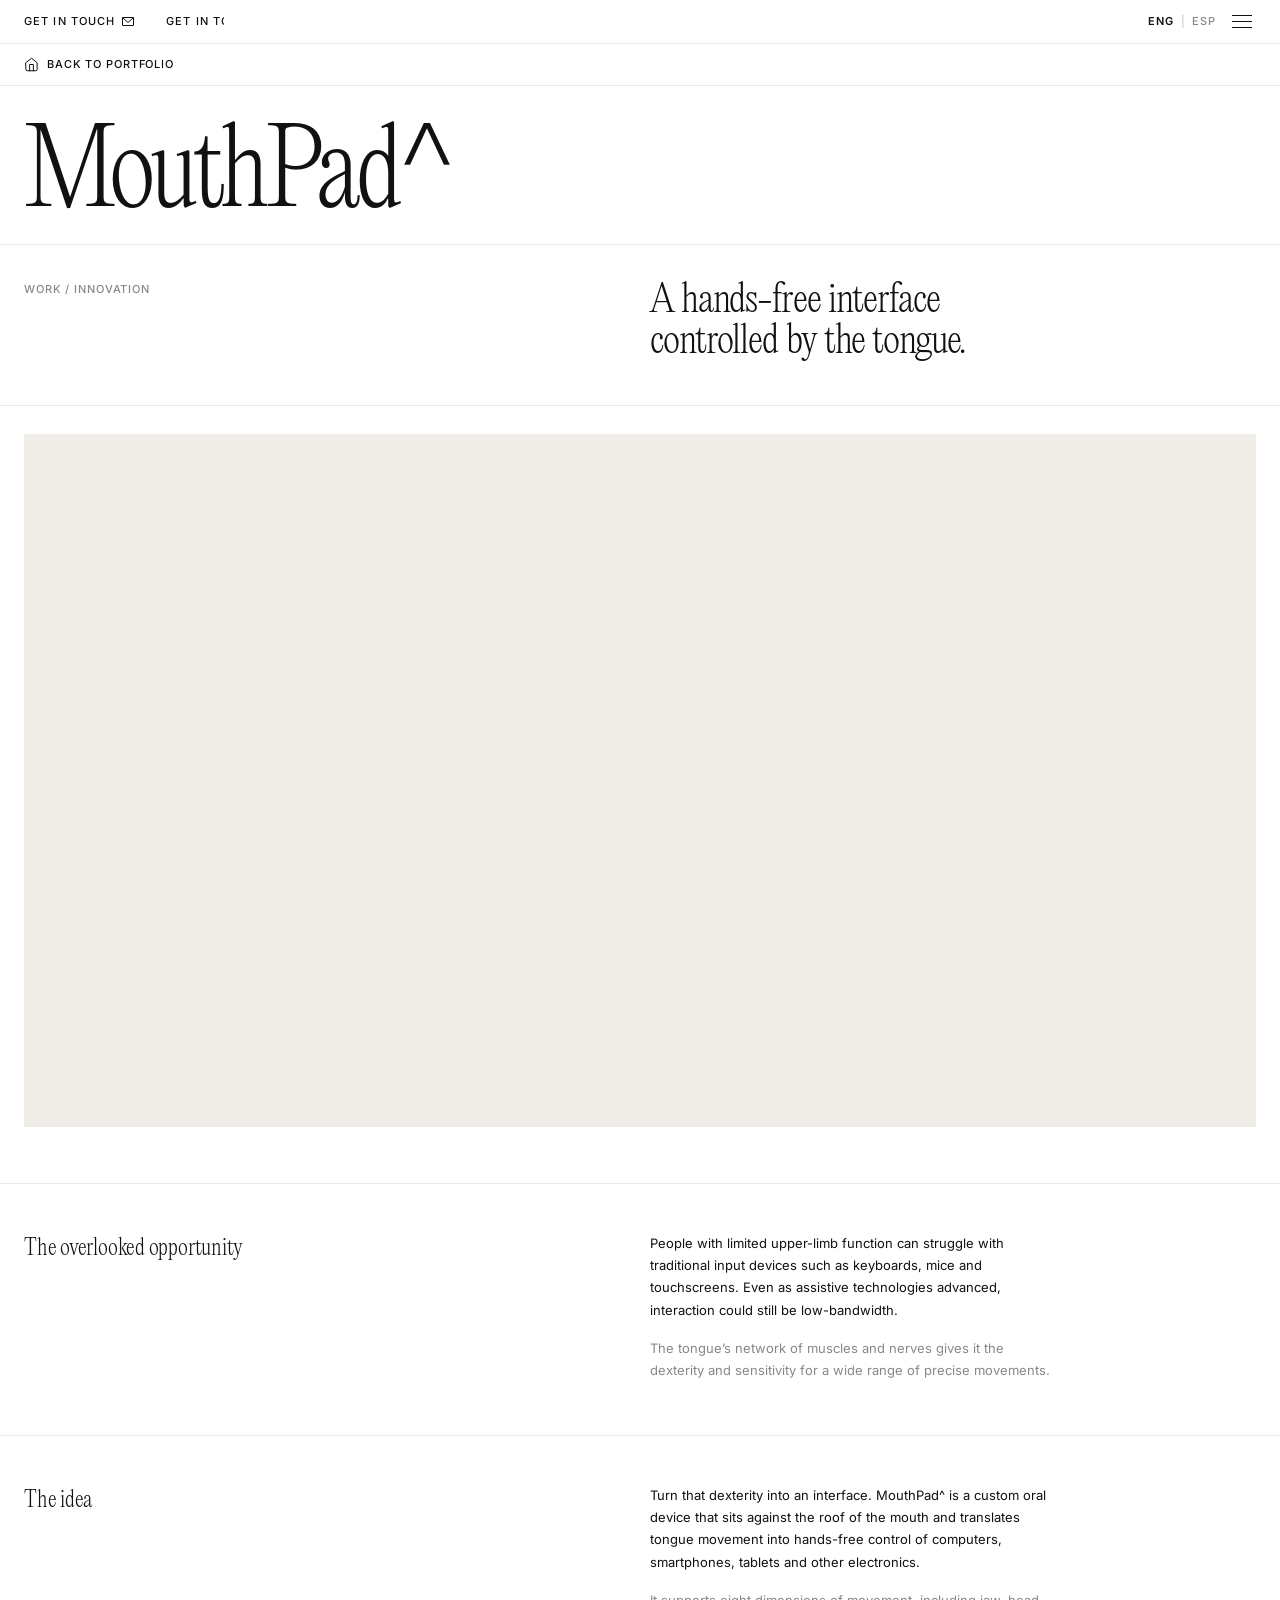
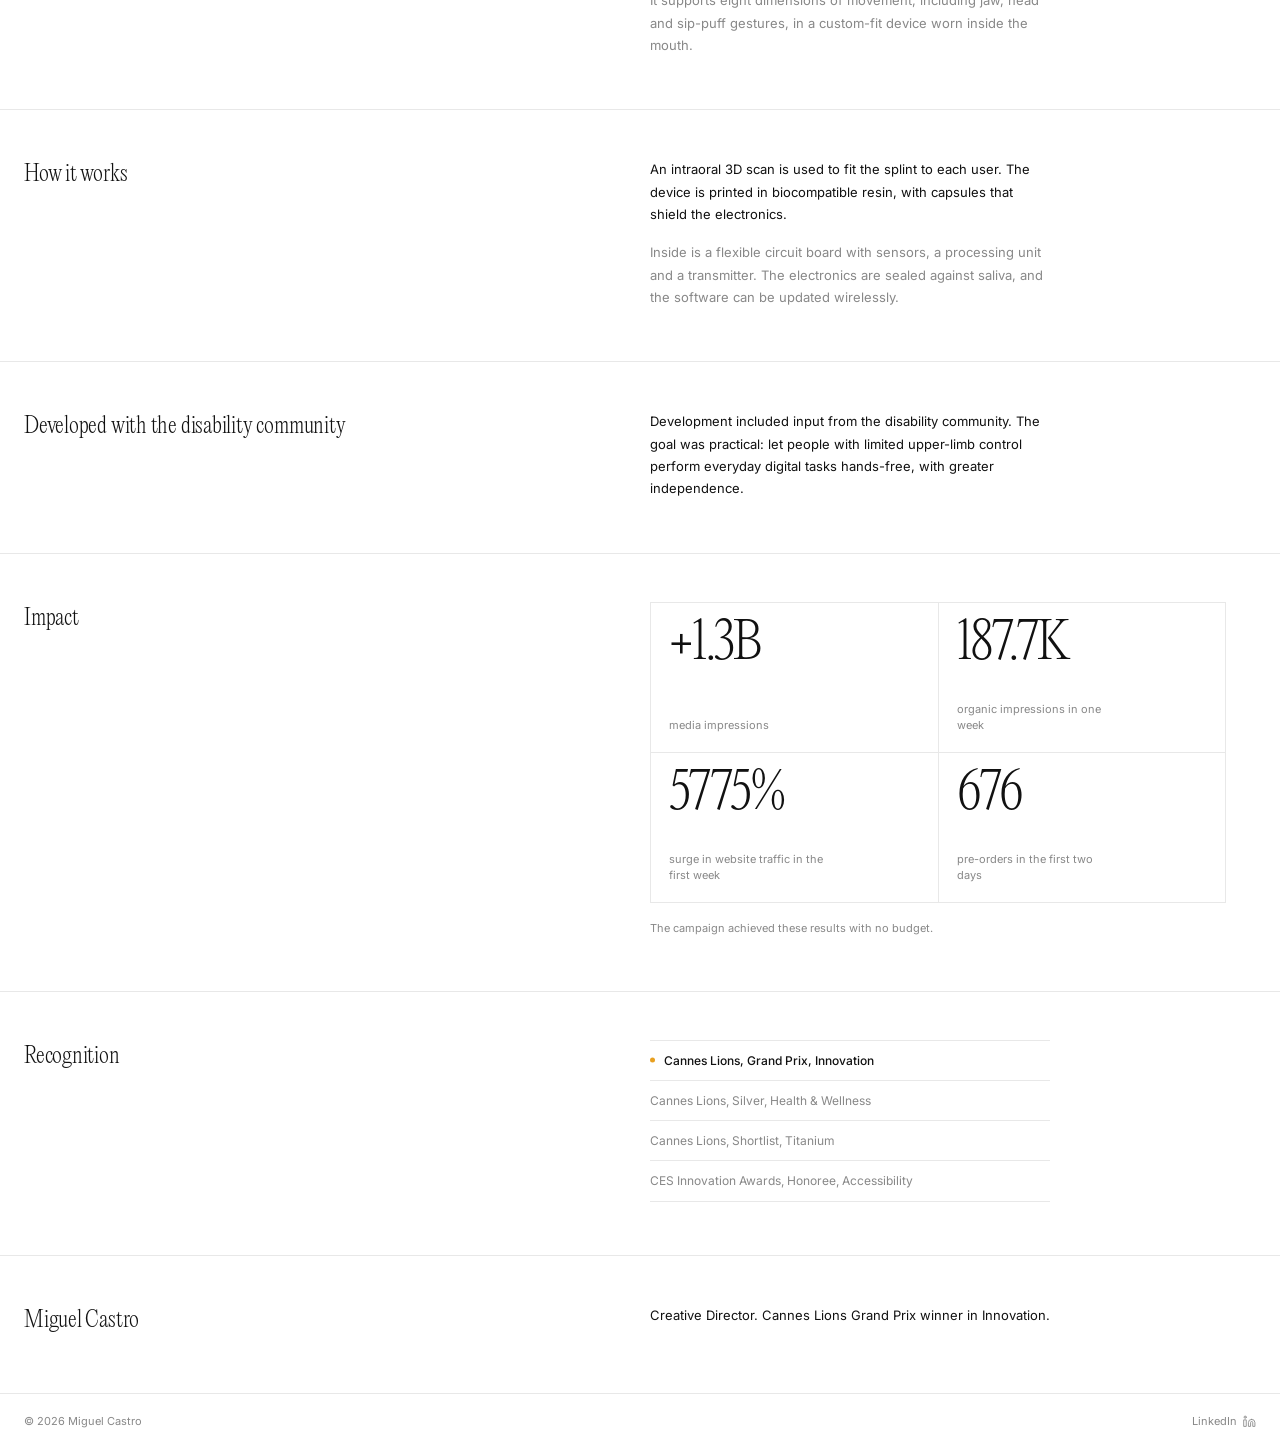
<file: work/mouthpad/index.html>
<!DOCTYPE html>
<html lang="en">
<head>
<meta charset="UTF-8">
<meta name="viewport" content="width=device-width, initial-scale=1.0">
<title>MouthPad^ — Cannes Lions Innovation Grand Prix | Miguel Castro</title>
<meta name="description" content="MouthPad^ is a custom-fit tongue-controlled interface that gives people with limited upper-limb function a hands-free way to control computers, smartphones and other digital devices.">
<meta name="author" content="Miguel Castro">
<meta name="robots" content="index, follow">
<link rel="canonical" href="https://miguelcastro.works/work/mouthpad/">
<meta name="theme-color" content="#ffffff">
<meta name="color-scheme" content="light">

<script src="/analytics.js"></script>

<meta property="og:type" content="article">
<meta property="og:title" content="MouthPad^ — Cannes Lions Innovation Grand Prix | Miguel Castro">
<meta property="og:description" content="A custom-fit tongue-controlled interface for hands-free control of computers, smartphones and other digital devices.">
<meta property="og:url" content="https://miguelcastro.works/work/mouthpad/">
<meta property="og:site_name" content="Miguel Castro">
<meta property="og:image" content="https://miguelcastro.works/og-image.png">
<meta property="og:image:width" content="1200">
<meta property="og:image:height" content="630">
<meta property="og:image:alt" content="Miguel Castro, Creative Director portfolio preview">

<meta name="twitter:card" content="summary_large_image">
<meta name="twitter:title" content="MouthPad^ — Cannes Lions Innovation Grand Prix | Miguel Castro">
<meta name="twitter:description" content="A custom-fit tongue-controlled interface for hands-free control of computers, smartphones and other digital devices.">
<meta name="twitter:image" content="https://miguelcastro.works/og-image.png">
<meta name="twitter:url" content="https://miguelcastro.works/work/mouthpad/">

<link rel="icon" type="image/png" href="/favicon.png">
<link rel="preconnect" href="https://fonts.googleapis.com">
<link rel="preconnect" href="https://fonts.gstatic.com" crossorigin>
<link href="https://fonts.googleapis.com/css2?family=Inter:wght@400;500;600&display=swap" rel="stylesheet">
<link rel="stylesheet" href="/fonts.css">
<link rel="stylesheet" href="/portfolio.css?v=9">
<link rel="stylesheet" href="/case-study.css?v=9">

<script type="application/ld+json">
{
  "@context": "https://schema.org",
  "@type": "WebPage",
  "@id": "https://miguelcastro.works/work/mouthpad/#webpage",
  "url": "https://miguelcastro.works/work/mouthpad/",
  "name": "MouthPad^ — Cannes Lions Innovation Grand Prix | Miguel Castro",
  "description": "MouthPad^ is a custom-fit tongue-controlled interface for hands-free control of digital devices.",
  "isPartOf": {
    "@type": "WebSite",
    "@id": "https://miguelcastro.works/#website",
    "url": "https://miguelcastro.works/",
    "name": "Miguel Castro"
  },
  "author": {
    "@type": "Person",
    "@id": "https://miguelcastro.works/#miguel-castro",
    "name": "Miguel Castro",
    "url": "https://miguelcastro.works/",
    "jobTitle": "Creative Director",
    "sameAs": ["https://www.linkedin.com/in/miguelcastroe/"]
  },
  "about": {
    "@type": "Product",
    "name": "MouthPad^",
    "description": "A tongue-controlled human-computer interface designed as a custom-fit oral splint.",
    "award": [
      "Cannes Lions Grand Prix — Innovation",
      "Cannes Lions Silver — Health & Wellness",
      "Cannes Lions Shortlist — Titanium",
      "CES Innovation Awards Honoree — Accessibility"
    ]
  }
}
</script>
</head>
<body>

<header class="header-section">
  <nav class="site-nav">
    <a class="nav-ticker" href="mailto:miguel@miguelcastro.cc" aria-label="Get in touch">
      <div class="nav-ticker-track" aria-hidden="true">
        <span>Get in touch <svg viewBox="0 0 12 9" fill="none" stroke="#111" stroke-width="1"><rect x="0.5" y="0.5" width="11" height="8" rx="0.5"/><polyline points="0.5,0.5 6,5.5 11.5,0.5"/></svg></span>
        <span>Get in touch <svg viewBox="0 0 12 9" fill="none" stroke="#111" stroke-width="1"><rect x="0.5" y="0.5" width="11" height="8" rx="0.5"/><polyline points="0.5,0.5 6,5.5 11.5,0.5"/></svg></span>
        <span>Get in touch <svg viewBox="0 0 12 9" fill="none" stroke="#111" stroke-width="1"><rect x="0.5" y="0.5" width="11" height="8" rx="0.5"/><polyline points="0.5,0.5 6,5.5 11.5,0.5"/></svg></span>
        <span>Get in touch <svg viewBox="0 0 12 9" fill="none" stroke="#111" stroke-width="1"><rect x="0.5" y="0.5" width="11" height="8" rx="0.5"/><polyline points="0.5,0.5 6,5.5 11.5,0.5"/></svg></span>
      </div>
    </a>
    <div class="nav-right">
      <div class="lang-toggle" aria-label="Language">
        <button id="langEng" class="active" type="button" aria-pressed="true">ENG</button>
        <span>|</span>
        <button id="langEsp" type="button" aria-pressed="false">ESP</button>
      </div>
      <button class="hamburger" id="hamburger" aria-label="Menu" aria-expanded="false" aria-controls="navPanel" type="button">
        <span></span><span></span><span></span>
      </button>
    </div>
  </nav>

  <div class="nav-overlay" id="navOverlay" aria-hidden="true"></div>
  <div class="nav-panel" id="navPanel" aria-hidden="true">
    <a href="/#work" class="nav-link" data-en="Work" data-es="Trabajo">Work</a>
    <a href="/method/" class="nav-link" data-en="Method" data-es="Method">Method</a>
    <a href="/#contact" class="nav-link" data-en="Contact" data-es="Contacto">Contact</a>
    <a href="https://wa.me/51936646947?text=Hi%20Miguel%2C%20I%20found%20you%20through%20your%20portfolio." target="_blank" rel="noopener" class="nav-whatsapp nav-link" data-en="Drop me a line" data-es="Escríbeme">Drop me a line</a>
    <a href="https://www.linkedin.com/in/miguelcastroe/" target="_blank" rel="noopener" class="nav-linkedin nav-link"><span>LinkedIn</span><svg viewBox="0 0 24 24" fill="none" stroke="currentColor" stroke-width="1.6" stroke-linecap="round" stroke-linejoin="round" aria-hidden="true"><path d="M16 8a6 6 0 0 1 6 6v7h-4v-7a2 2 0 0 0-2-2 2 2 0 0 0-2 2v7h-4v-7a6 6 0 0 1 6-6z"></path><rect x="2" y="9" width="4" height="12"></rect><circle cx="4" cy="4" r="2"></circle></svg></a>
  </div>
</header>

<main class="case-page">
  <a class="portfolio-back" href="/" aria-label="Back to Portfolio"><svg viewBox="0 0 24 24" fill="none" stroke="currentColor" stroke-width="1.6" stroke-linecap="round" stroke-linejoin="round" aria-hidden="true"><path d="M3 9l9-7 9 7v11a2 2 0 0 1-2 2H5a2 2 0 0 1-2-2z"></path><polyline points="9 22 9 12 15 12 15 22"></polyline></svg><span data-en="Back to Portfolio" data-es="Volver al Portfolio">Back to Portfolio</span></a>

  <section class="case-hero" aria-labelledby="case-title">
    <h1 class="case-hero-title" id="case-title">MouthPad^</h1>
    <div class="case-hero-copy">
      <div>
        <p class="case-kicker" data-en="Work / Innovation" data-es="Trabajo / Innovación">Work / Innovation</p>
      </div>
      <div>
        <p class="case-intro" data-en="A hands-free interface controlled by the tongue." data-es="Una interfaz manos libres controlada con la lengua.">A hands-free interface controlled by the tongue.</p>
      </div>
    </div>
  </section>

  <section class="case-film-wrap" aria-label="MouthPad case film">
    <div class="case-film">
      <iframe title="MouthPad^ case film" src="https://play.gumlet.io/embed/6a459bace4e7cc890ee0b2ae?background=false&autoplay=false&loop=false&disable_player_controls=false" referrerpolicy="origin" allow="accelerometer; gyroscope; autoplay; encrypted-media; picture-in-picture; fullscreen; clipboard-write" allowfullscreen></iframe>
    </div>
  </section>

  <div class="case-body">
    <section class="case-section">
      <h2 class="case-section-label" data-en="The overlooked opportunity" data-es="La oportunidad que estaba ahí">The overlooked opportunity</h2>
      <div class="case-section-copy">
        <p data-en="People with limited upper-limb function can struggle with traditional input devices such as keyboards, mice and touchscreens. Even as assistive technologies advanced, interaction could still be low-bandwidth." data-es="Las personas con movilidad limitada en las extremidades superiores pueden tener dificultades para usar dispositivos de entrada tradicionales como teclados, mouse y pantallas táctiles. Incluso con los avances en tecnologías asistivas, la interacción podía seguir siendo de bajo ancho de banda.">People with limited upper-limb function can struggle with traditional input devices such as keyboards, mice and touchscreens. Even as assistive technologies advanced, interaction could still be low-bandwidth.</p>
        <p class="muted" data-en="The tongue’s network of muscles and nerves gives it the dexterity and sensitivity for a wide range of precise movements." data-es="La red de músculos y nervios de la lengua le da la destreza y sensibilidad para realizar una amplia gama de movimientos precisos.">The tongue’s network of muscles and nerves gives it the dexterity and sensitivity for a wide range of precise movements.</p>
      </div>
    </section>

    <section class="case-section">
      <h2 class="case-section-label" data-en="The idea" data-es="La idea">The idea</h2>
      <div class="case-section-copy">
        <p data-en="Turn that dexterity into an interface. MouthPad^ is a custom oral device that sits against the roof of the mouth and translates tongue movement into hands-free control of computers, smartphones, tablets and other electronics." data-es="Convertir esa destreza en una interfaz. MouthPad^ es un dispositivo oral hecho a medida que se coloca contra el paladar y traduce los movimientos de la lengua en control manos libres de computadoras, smartphones, tablets y otros dispositivos electrónicos.">Turn that dexterity into an interface. MouthPad^ is a custom oral device that sits against the roof of the mouth and translates tongue movement into hands-free control of computers, smartphones, tablets and other electronics.</p>
        <p class="muted" data-en="It supports eight dimensions of movement, including jaw, head and sip-puff gestures, in a custom-fit device worn inside the mouth." data-es="Permite ocho dimensiones de movimiento, incluidos gestos de mandíbula, cabeza y sip-puff, en un dispositivo hecho a medida que se usa dentro de la boca.">It supports eight dimensions of movement, including jaw, head and sip-puff gestures, in a custom-fit device worn inside the mouth.</p>
      </div>
    </section>

    <section class="case-section">
      <h2 class="case-section-label" data-en="How it works" data-es="Cómo funciona">How it works</h2>
      <div class="case-section-copy">
        <p data-en="An intraoral 3D scan is used to fit the splint to each user. The device is printed in biocompatible resin, with capsules that shield the electronics." data-es="Un escaneo intraoral 3D se usa para ajustar la férula a cada usuario. El dispositivo se imprime en resina biocompatible, con cápsulas que protegen la electrónica.">An intraoral 3D scan is used to fit the splint to each user. The device is printed in biocompatible resin, with capsules that shield the electronics.</p>
        <p class="muted" data-en="Inside is a flexible circuit board with sensors, a processing unit and a transmitter. The electronics are sealed against saliva, and the software can be updated wirelessly." data-es="En el interior hay una placa de circuito flexible con sensores, una unidad de procesamiento y un transmisor. La electrónica está sellada contra la saliva y el software puede actualizarse de forma inalámbrica.">Inside is a flexible circuit board with sensors, a processing unit and a transmitter. The electronics are sealed against saliva, and the software can be updated wirelessly.</p>
      </div>
    </section>

    <section class="case-section">
      <h2 class="case-section-label" data-en="Developed with the disability community" data-es="Desarrollado con la comunidad de personas con discapacidad">Developed with the disability community</h2>
      <div class="case-section-copy">
        <p data-en="Development included input from the disability community. The goal was practical: let people with limited upper-limb control perform everyday digital tasks hands-free, with greater independence." data-es="El desarrollo incluyó aportes de la comunidad de personas con discapacidad. El objetivo era práctico: permitir que personas con movilidad limitada en las extremidades superiores realizaran tareas digitales cotidianas sin usar las manos y con mayor independencia.">Development included input from the disability community. The goal was practical: let people with limited upper-limb control perform everyday digital tasks hands-free, with greater independence.</p>
      </div>
    </section>

    <section class="case-section case-results-section">
      <h2 class="case-section-label" data-en="Impact" data-es="Impacto">Impact</h2>
      <div class="case-section-copy case-section-copy-wide">
        <div class="case-metrics">
          <div class="case-metric"><strong>+1.3B</strong><span data-en="media impressions" data-es="impresiones en medios">media impressions</span></div>
          <div class="case-metric"><strong>187.7K</strong><span data-en="organic impressions in one week" data-es="impresiones orgánicas en una semana">organic impressions in one week</span></div>
          <div class="case-metric"><strong>5775%</strong><span data-en="surge in website traffic in the first week" data-es="aumento del tráfico web en la primera semana">surge in website traffic in the first week</span></div>
          <div class="case-metric"><strong>676</strong><span data-en="pre-orders in the first two days" data-es="pre-orders en los primeros dos días">pre-orders in the first two days</span></div>
        </div>
        <p class="case-results-note muted" data-en="The campaign achieved these results with no budget." data-es="La campaña consiguió estos resultados sin presupuesto.">The campaign achieved these results with no budget.</p>
      </div>
    </section>

    <section class="case-section">
      <h2 class="case-section-label" data-en="Recognition" data-es="Reconocimientos">Recognition</h2>
      <div class="case-section-copy">
        <ul class="case-awards-large">
          <li class="gp">Cannes Lions, Grand Prix, Innovation</li>
          <li>Cannes Lions, Silver, Health &amp; Wellness</li>
          <li>Cannes Lions, Shortlist, Titanium</li>
          <li>CES Innovation Awards, Honoree, Accessibility</li>
        </ul>
      </div>
    </section>

    <section class="case-section">
      <h2 class="case-section-label" data-en="Miguel Castro" data-es="Miguel Castro">Miguel Castro</h2>
      <div class="case-section-copy">
        <p data-en="Creative Director. Cannes Lions Grand Prix winner in Innovation." data-es="Director Creativo. Ganador del Grand Prix de Innovación en Cannes Lions.">Creative Director. Cannes Lions Grand Prix winner in Innovation.</p>
      </div>
    </section>
  </div>

  <footer class="case-footer"><span>&copy; 2026 Miguel Castro</span><a href="https://www.linkedin.com/in/miguelcastroe/" target="_blank" rel="noopener">LinkedIn &nearr;</a></footer>
</main>

<script src="/portfolio.js?v=11"></script>
</body>
</html>
</file>
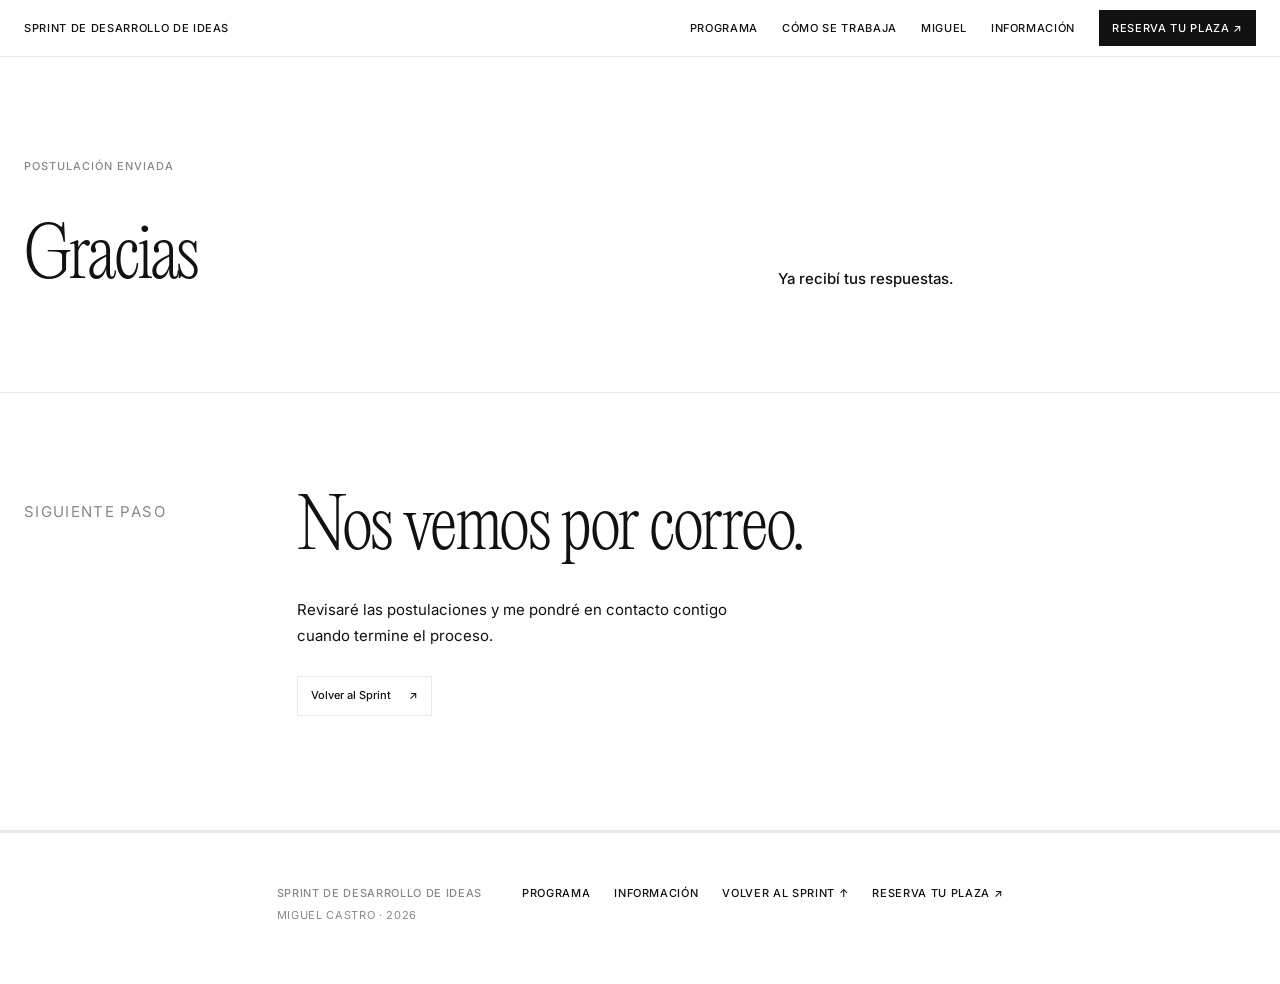
<file: sprint/beca/gracias/index.html>
<!DOCTYPE html>
<html lang="es">
<head>
<meta charset="UTF-8">
<meta name="viewport" content="width=device-width, initial-scale=1.0">
<title>Postulación enviada | Sprint de desarrollo de ideas</title>
<meta name="robots" content="noindex, nofollow">
<meta name="theme-color" content="#ffffff">
<meta name="color-scheme" content="light">
<script src="/analytics.js"></script>
<link rel="icon" type="image/png" href="/favicon.png">
<link rel="preconnect" href="https://fonts.googleapis.com">
<link rel="preconnect" href="https://fonts.gstatic.com" crossorigin>
<link href="https://fonts.googleapis.com/css2?family=Inter:wght@400;500;600&display=swap" rel="stylesheet">
<link rel="stylesheet" href="/fonts.css">
<link rel="stylesheet" href="/portfolio.css">
<link rel="stylesheet" href="/sprint/sprint-refine.css?v=9">
<link rel="stylesheet" href="/sprint/beca/beca.css?v=2">
</head>
<body>
<header class="sprint-site-header" id="top">
  <div class="sprint-header-inner">
    <a class="sprint-brand" href="/sprint/">Sprint de desarrollo de ideas</a>
    <nav class="sprint-site-nav" aria-label="Navegación de Sprint">
      <a href="/sprint/#programa">Programa</a>
      <a href="/sprint/#como-se-trabaja">Cómo se trabaja</a>
      <a href="/sprint/#miguel">Miguel</a>
      <a href="/sprint/#informacion">Información</a>
      <a class="sprint-nav-cta" href="https://pay.hotmart.com/L106815370Q?checkoutMode=2">Reserva tu plaza ↗</a>
    </nav>
  </div>
</header>

<main class="sprint-page scholarship-page">
  <section class="scholarship-hero" aria-labelledby="thanks-title">
    <div class="scholarship-hero-inner">
      <p class="scholarship-eyebrow">Postulación enviada</p>
      <div class="scholarship-hero-grid">
        <h1 id="thanks-title">Gracias</h1>
        <div class="scholarship-hero-copy"><p class="scholarship-lead">Ya recibí tus respuestas.</p></div>
      </div>
    </div>
  </section>

  <section class="scholarship-thanks">
    <div class="scholarship-thanks-inner">
      <p class="scholarship-section-label">Siguiente paso</p>
      <div class="scholarship-thanks-copy">
        <h2>Nos vemos por correo.</h2>
        <p>Revisaré las postulaciones y me pondré en contacto contigo cuando termine el proceso.</p>
        <a class="sprint-action" href="/sprint/"><span>Volver al Sprint</span><span aria-hidden="true">↗</span></a>
      </div>
    </div>
  </section>
</main>

<footer class="sprint-site-footer">
  <div class="sprint-footer-inner">
    <div class="sprint-footer-title"><span>Sprint de desarrollo de ideas</span><span>Miguel Castro · 2026</span></div>
    <nav class="sprint-footer-nav" aria-label="Navegación de cierre">
      <a href="/sprint/#programa">Programa</a>
      <a href="/sprint/#informacion">Información</a>
      <a href="/sprint/">Volver al Sprint ↑</a>
      <a href="https://pay.hotmart.com/L106815370Q?checkoutMode=2">Reserva tu plaza ↗</a>
    </nav>
  </div>
</footer>
</body>
</html>
</file>
<file: fonts.css>
@font-face {
  font-family: "PP Editorial New";
  src: url("PPEditorialNew-Ultralight.otf") format("opentype");
  font-style: normal;
  font-weight: 200;
  font-display: swap;
}

@font-face {
  font-family: "PP Editorial New";
  src: url("PPEditorialNew-Regular.otf") format("opentype");
  font-style: normal;
  font-weight: 400;
  font-display: swap;
}

body .hero-line-primary {
  font-weight: 200;
}
</file>
<file: portfolio.css>
:root {
    --serif: "PP Editorial New", "Iowan Old Style", Georgia, serif;
    --ink: #111;
    --muted: #888;
    --soft: #aaa;
    --line: #e8e8e8;
    --paper: #fff;
    --warm: #f0ede8;
    --gold: #e8a020;
    --motion-ease: cubic-bezier(0.22, 1, 0.36, 1);
    --motion-fast: 180ms;
    --motion-med: 320ms;
    --motion-slow: 620ms;
    --nav-height: 44px;
    --name-section-height: clamp(121px, calc(14.08vw + 44px), 175px);
    --hero-image-height: clamp(420px, calc(100svh - var(--nav-height) - var(--name-section-height)), 760px);
  }

  * { margin: 0; padding: 0; box-sizing: border-box; }
  html { scroll-behavior: smooth; }

  body {
    background: var(--paper);
    color: var(--ink);
    font-family: "Inter", -apple-system, BlinkMacSystemFont, "Helvetica Neue", Helvetica, Arial, sans-serif;
    font-size: 13px;
    font-weight: 400;
    line-height: 1.6;
    -webkit-font-smoothing: antialiased;
    overflow-x: hidden;
  }

  ::selection { background: var(--ink); color: var(--paper); }
  a { color: inherit; }

  .sr-only {
    position: absolute;
    width: 1px; height: 1px;
    padding: 0; margin: -1px;
    overflow: hidden;
    clip: rect(0, 0, 0, 0);
    white-space: nowrap;
    border: 0;
  }

  /* ---- Nav ---- */
  .site-nav {
    position: fixed;
    top: 0; left: 0; right: 0;
    z-index: 200;
    height: var(--nav-height);
    background: var(--paper);
    border-bottom: 1px solid var(--line);
    display: flex;
    align-items: center;
    justify-content: space-between;
    padding: 0 24px;
    overflow: hidden;
    transition: box-shadow var(--motion-med) var(--motion-ease);
  }
  .site-nav.scrolled { box-shadow: 0 8px 24px rgba(0,0,0,0.04); }

  .nav-ticker {
    display: inline-flex;
    align-items: center;
    overflow: hidden;
    width: 200px;
    height: var(--nav-height);
    cursor: pointer;
    text-decoration: none;
    flex-shrink: 0;
  }
  .nav-ticker-track {
    display: flex;
    white-space: nowrap;
    animation: ticker 6s linear infinite;
  }
  .nav-ticker:hover .nav-ticker-track { animation-play-state: paused; }
  .nav-ticker-track span {
    font-size: 11px;
    font-weight: 500;
    letter-spacing: 0.1em;
    text-transform: uppercase;
    color: var(--ink);
    padding-right: 32px;
    display: inline-flex;
    align-items: center;
    gap: 7px;
  }
  .nav-ticker-track svg { width: 12px; height: 9px; flex-shrink: 0; }
  @keyframes ticker { from { transform: translateX(0); } to { transform: translateX(-50%); } }

  .nav-right { display: flex; align-items: center; gap: 16px; }
  .lang-toggle { display: flex; align-items: center; gap: 6px; font-size: 11px; font-weight: 500; letter-spacing: 0.1em; text-transform: uppercase; }
  .lang-toggle button { background: none; border: none; cursor: pointer; font: inherit; font-size: 11px; letter-spacing: 0.1em; text-transform: uppercase; color: var(--muted); padding: 0; }
  .lang-toggle button.active { color: var(--ink); font-weight: 600; }
  .lang-toggle span { color: #ccc; }

  .hamburger {
    background: none; border: none; cursor: pointer;
    display: flex; flex-direction: column; justify-content: center;
    gap: 5px; width: 24px; height: 24px; padding: 0; flex-shrink: 0;
  }
  .hamburger span {
    display: block; width: 20px; height: 1px; background: var(--ink);
    transition: transform 0.3s, opacity 0.3s; transform-origin: center;
  }
  .hamburger.open span:nth-child(1) { transform: translateY(6px) rotate(45deg); }
  .hamburger.open span:nth-child(2) { opacity: 0; }
  .hamburger.open span:nth-child(3) { transform: translateY(-6px) rotate(-45deg); }

  .nav-panel {
    position: fixed;
    top: var(--nav-height); right: 0; bottom: 0;
    width: 280px; z-index: 190;
    background: var(--paper);
    border-left: 1px solid var(--line);
    display: flex; flex-direction: column;
    padding: 40px 32px;
    transform: translateX(100%);
    transition: transform 0.35s var(--motion-ease);
  }
  .nav-panel.open { transform: translateX(0); }
  .nav-panel a {
    font-size: 28px; font-weight: 500; letter-spacing: -0.02em;
    color: var(--ink); text-decoration: none; line-height: 1.3; margin-bottom: 8px;
    opacity: 0; transform: translateX(14px);
    transition: opacity var(--motion-med) var(--motion-ease), transform var(--motion-med) var(--motion-ease), color 0.15s;
  }
  .nav-panel.open a { opacity: 1; transform: translateX(0); }
  .nav-panel.open a:nth-child(1) { transition-delay: 40ms; }
  .nav-panel.open a:nth-child(2) { transition-delay: 80ms; }
  .nav-panel.open a:nth-child(3) { transition-delay: 120ms; }
  .nav-panel.open a:nth-child(4) { transition-delay: 160ms; }
  .nav-panel a:hover { color: var(--muted); }
  .nav-panel .nav-linkedin {
    margin-top: auto; padding-top: 20px;
    border-top: 1px solid var(--line);
    font-size: 12px; font-weight: 400; letter-spacing: 0.06em; color: var(--muted);
  }
  .nav-overlay { display: none; position: fixed; inset: 0; z-index: 180; }
  .nav-overlay.open { display: block; }

  /* ---- Name ---- */
  .name-section {
    padding-top: var(--nav-height);
    border-bottom: 1px solid var(--line);
  }
  .hero-name {
    font-family: var(--serif);
    font-weight: 200;
    font-size: clamp(64px, 16vw, 148px);
    letter-spacing: -0.04em;
    line-height: 0.88;
    color: var(--ink);
    padding: 24px 24px 20px;
  }

  /* ---- Hero ---- */
  .hero { border-bottom: 1px solid var(--line); }
  .hero-body {
    display: grid;
    grid-template-columns: minmax(0, 1fr) auto;
    align-items: stretch;
    min-height: var(--hero-image-height);
  }
  .hero-left {
    min-height: var(--hero-image-height);
    padding: 32px 24px 28px;
    display: flex; flex-direction: column; justify-content: flex-end;
  }
  .hero-statement { max-width: 52ch; }
  .hero-statement span { display: block; color: var(--ink); }

  .hero-line-primary {
    font-family: var(--serif);
    font-weight: 400;
    font-size: clamp(19px, 2.8vw, 34px);
    letter-spacing: -0.025em;
    line-height: 1.1;
    max-width: 20ch;
    margin-bottom: 16px;
  }
  .hero-line-secondary {
    font-size: clamp(13px, 1.25vw, 16px);
    font-weight: 400;
    letter-spacing: -0.015em;
    line-height: 1.45;
    max-width: 42ch;
    margin-bottom: 18px;
  }
  .hero-line-tertiary {
    font-size: 11px;
    font-weight: 500;
    letter-spacing: 0.06em;
    text-transform: uppercase;
    color: var(--ink) !important;
  }

  .hero-right {
    align-self: stretch; justify-self: end;
    width: auto; height: var(--hero-image-height);
    min-height: var(--hero-image-height);
    display: flex; align-items: stretch; justify-content: flex-end;
    overflow: visible;
  }
  .hero-right img, .hero-image-placeholder {
    width: auto; height: 100%; max-width: none; display: block;
    object-fit: contain; object-position: center bottom;
  }
  .hero-image-placeholder { aspect-ratio: 1800 / 1344; }

  .image-placeholder {
    display: flex; align-items: center; justify-content: center;
    position: relative;
    background: linear-gradient(135deg, rgba(17,17,17,0.08) 0 1px, transparent 1px 14px), #e0ddd8;
    color: #999; font-size: 11px; letter-spacing: 0.1em; text-transform: uppercase; overflow: hidden;
  }

  /* ---- Main ---- */
  .main { padding: 0 24px; }

  .section-label {
    font-family: var(--serif);
    font-weight: 200;
    font-size: 22px;
    letter-spacing: -0.01em;
    color: var(--ink);
    padding-bottom: 20px;
  }

  /* ---- Work ---- */
  .work { padding-top: 56px; margin-bottom: 80px; }
  .work-header { display: flex; align-items: flex-start; justify-content: space-between; gap: 20px; }
  .work-view-toggle {
    display: inline-flex; align-items: center;
    border: 1px solid var(--line); background: var(--paper); padding: 4px;
  }
  .work-view-toggle button {
    border: 0; background: transparent; color: var(--muted);
    font: inherit; font-size: 11px; letter-spacing: 0.08em; text-transform: uppercase;
    padding: 8px 11px; cursor: pointer;
    transition: background var(--motion-fast) var(--motion-ease), color var(--motion-fast) var(--motion-ease);
  }
  .work-view-toggle button:hover { color: var(--ink); }
  .work-view-toggle button.active { background: var(--ink); color: var(--paper); }

  .case {
    padding: 28px 0;
    display: grid; grid-template-columns: 1fr 1fr; gap: 20px; align-items: start;
    position: relative;
    transition: opacity var(--motion-slow) var(--motion-ease), transform var(--motion-med) var(--motion-ease);
  }
  .case::after {
    content: ""; position: absolute; bottom: 0; left: 50%; transform: translateX(-50%);
    width: 100vw; height: 1px; background: var(--line);
    transition: background var(--motion-med) var(--motion-ease);
  }
  .case:hover { transform: translateY(-2px); }
  .case:hover::after { background: #d8d8d8; }
  .work-cases .case:last-child::after { display: none; }

  .case-video {
    aspect-ratio: 16 / 9; background: var(--warm);
    position: relative; overflow: hidden; width: 100%;
    transition: transform var(--motion-med) var(--motion-ease);
  }
  .case:hover .case-video { transform: translateY(-1px); }
  .case-video iframe { position: absolute; inset: 0; width: 100%; height: 100%; border: none; }

  .case-title { font-family: var(--serif); font-weight: 400; font-size: 15px; color: var(--ink); letter-spacing: -0.02em; margin-bottom: 4px; }
  .case-unseen { font-size: 12px; color: var(--ink); margin-bottom: 8px; line-height: 1.5; max-width: 30ch; }
  .case-desc { font-size: 12px; color: var(--muted); margin-bottom: 8px; line-height: 1.5; max-width: 40ch; }
  .case-proof { font-size: 11px; color: var(--muted); margin-bottom: 10px; line-height: 1.55; max-width: 42ch; }
  .case-proof strong { color: var(--ink); font-weight: 500; }
  .case-awards { list-style: none; }
  .case-awards li { font-size: 11px; color: var(--soft); line-height: 1.6; }
  .case-awards li.gp { font-weight: 500; color: var(--ink); display: flex; align-items: center; gap: 5px; }
  .case-awards li.gp::before { content: ""; width: 5px; height: 5px; border-radius: 50%; background: var(--gold); display: inline-block; flex-shrink: 0; }

  .work.is-grid .work-cases { display: grid; grid-template-columns: repeat(3, minmax(0, 1fr)); gap: 28px 20px; }
  .work.is-grid .case { display: block; padding: 0; gap: 0; transform: none; }
  .work.is-grid .case::after { display: none; }
  .work.is-grid .case-video { margin-bottom: 14px; }
  .work.is-grid .case-title { margin-bottom: 6px; }
  .work.is-grid .case-desc { margin-bottom: 10px; max-width: 30ch; }
  .work.is-grid .case-unseen, .work.is-grid .case-proof { display: none; }
  .work.is-grid .case-awards li { display: none; }
  .work.is-grid .case-awards li:first-child { display: flex; align-items: center; gap: 5px; color: var(--muted); font-weight: 400; line-height: 1.5; }
  .work.is-grid .case-awards li.gp:first-child { color: var(--ink); font-weight: 500; }

  /* ---- In Development ---- */
  .development {
    padding: 56px 0 72px;
    display: grid; grid-template-columns: 1fr 1fr; gap: 48px;
    position: relative;
  }
  .development::before, .method::before, .contact::before {
    content: ""; position: absolute; top: 0; left: 50%; transform: translateX(-50%);
    width: 100vw; height: 1px; background: var(--line);
  }
  .development-copy { max-width: 46ch; }
  .development-intro { font-size: 13px; color: var(--ink); line-height: 1.75; margin-bottom: 18px; }
  details.dev-item { border-top: 1px solid var(--line); }
  details.dev-item:last-child { border-bottom: 1px solid var(--line); }
  .dev-item summary {
    list-style: none; cursor: pointer; padding: 13px 0;
    display: flex; justify-content: space-between; gap: 20px;
    font-size: 12px; font-weight: 500; color: var(--ink);
  }
  .dev-item summary::-webkit-details-marker { display: none; }
  .dev-item summary::after { content: "+"; color: var(--muted); font-weight: 400; }
  .dev-item[open] summary::after { content: "−"; }
  .dev-item p { font-size: 12px; color: var(--muted); line-height: 1.6; max-width: 42ch; padding: 0 0 16px; }

  /* ---- Method ---- */
  .method {
    padding: 56px 0 72px; position: relative;
    display: grid; grid-template-columns: 1fr 1fr; gap: 48px; align-items: start;
  }
  .method-copy { max-width: 46ch; }
  .method-copy p { font-size: 13px; line-height: 1.75; color: var(--ink); margin-bottom: 14px; max-width: 42ch; }
  .method-copy p.muted { color: var(--muted); }
  .method-line { border-top: 1px solid var(--line); padding-top: 18px; margin-top: 18px; color: var(--ink) !important; }

  /* ---- Contact ---- */
  .contact {
    padding: 56px 0 72px; position: relative;
    display: grid; grid-template-columns: 1fr 1fr; gap: 48px; align-items: start;
  }
  .contact-copy { max-width: 46ch; }
  .contact-copy p { font-size: 13px; color: var(--ink); line-height: 1.75; margin-bottom: 12px; max-width: 42ch; }
  .contact-link {
    display: inline-flex; align-items: center; gap: 8px; margin-top: 6px;
    color: var(--ink); text-decoration: none;
    font-size: 11px; font-weight: 500; letter-spacing: 0.08em; text-transform: uppercase;
    transition: color var(--motion-fast) var(--motion-ease), transform var(--motion-fast) var(--motion-ease);
  }
  .contact-link:hover { color: var(--muted); transform: translateX(2px); }

  footer {
    padding: 20px 0;
    display: flex; align-items: center; justify-content: space-between; flex-wrap: wrap; gap: 6px;
    position: relative;
  }
  footer::before { content: ""; position: absolute; top: 0; left: 50%; transform: translateX(-50%); width: 100vw; height: 1px; background: var(--line); }
  footer span, footer a { font-size: 11px; color: var(--muted); text-decoration: none; transition: color 0.15s; }
  footer a:hover { color: var(--ink); }

  /* ---- Reveal ---- */
  .reveal {
    opacity: 0; transform: translateY(14px);
    transition: opacity var(--motion-slow) var(--motion-ease), transform var(--motion-slow) var(--motion-ease);
    transition-delay: var(--reveal-delay, 0ms);
  }
  .reveal.is-visible { opacity: 1; transform: translateY(0); }

  /* ---- Mobile ---- */
  .work-collapse-toggle {
    display: none; background: none; border: 1px solid var(--line); cursor: pointer;
    font-family: inherit; font-size: 18px; font-weight: 400; color: var(--ink);
    width: 36px; height: 36px; align-items: center; justify-content: center;
    flex-shrink: 0; line-height: 1;
  }

  @media (max-width: 1100px) {
    :root {
    --serif: "PP Editorial New", "Iowan Old Style", Georgia, serif; --hero-image-height: clamp(380px, calc(100svh - var(--nav-height) - var(--name-section-height)), 640px); }
  }

  @media (max-width: 760px) {
    :root {
    --serif: "PP Editorial New", "Iowan Old Style", Georgia, serif; --hero-image-height: auto; }
    .site-nav { padding: 0 20px; }
    .nav-ticker { width: 170px; }
    .name-section { padding-top: var(--nav-height); }
    .hero-name { font-size: clamp(52px, 16vw, 80px); padding: 18px 20px 14px; }
    .hero-body { grid-template-columns: 1fr; min-height: auto; }
    .hero-left { min-height: auto; padding: 24px 20px; }
    .hero-right { width: 100%; height: auto; min-height: 0; overflow: hidden; }
    .hero-right img, .hero-image-placeholder { width: 100%; height: auto; max-width: 100%; }
    .main { padding: 0 20px; }
    .work-view-toggle { display: none; }
    .work-collapse-toggle { display: flex; }
    .case { grid-template-columns: 1fr; }
    .case-detail { overflow: hidden; transition: max-height 0.35s var(--motion-ease), opacity 0.35s ease; max-height: 680px; opacity: 1; }
    .work.is-collapsed .case-detail { max-height: 0; opacity: 0; }
    .development, .method, .contact { grid-template-columns: 1fr; gap: 20px; }
    .nav-panel { width: 100%; border-left: none; }
    .work.is-grid .work-cases { grid-template-columns: 1fr; }
  }

  @media (prefers-reduced-motion: reduce) {
    html { scroll-behavior: auto; }
    *, *::before, *::after { animation-duration: 0.01ms !important; animation-iteration-count: 1 !important; transition-duration: 0.01ms !important; }
    .reveal { opacity: 1; transform: none; }
  }
</file>
<file: case-study.css>
.case-page {
  padding-top: var(--nav-height);
}

/* ---- Shared internal navigation ---- */
.nav-panel .nav-whatsapp {
  color: var(--muted);
}

.nav-panel .nav-whatsapp:hover {
  color: var(--ink);
}

.nav-panel .nav-linkedin {
  display: flex;
  align-items: center;
  gap: 8px;
}

.nav-panel .nav-linkedin svg {
  width: 15px;
  height: 15px;
  flex: 0 0 auto;
  stroke: currentColor;
}

/* ---- Deep-page return bar ---- */
.case-page .portfolio-back {
  display: flex;
  align-items: center;
  gap: 8px;
  width: 100%;
  min-height: 42px;
  margin: 0;
  padding: 0 24px;
  border-bottom: 1px solid var(--line);
  font-size: 11px;
  font-weight: 500;
  letter-spacing: 0.08em;
  text-transform: uppercase;
  text-decoration: none;
  color: var(--ink);
  transition: color var(--motion-fast) var(--motion-ease);
}

.case-page .portfolio-back svg {
  width: 15px;
  height: 15px;
  flex: 0 0 auto;
  stroke: currentColor;
}

.case-page .portfolio-back:hover {
  color: var(--muted);
}

.case-page .portfolio-back:focus-visible {
  outline: 1px solid var(--ink);
  outline-offset: -5px;
}

.case-page .case-hero {
  padding-top: 20px;
  border-bottom: 1px solid var(--line);
}

.case-page .case-hero-title {
  font-family: var(--serif);
  font-weight: 200;
  font-size: clamp(56px, 10vw, 104px);
  letter-spacing: -0.04em;
  line-height: 0.88;
  color: var(--ink);
  padding: 24px 24px 22px;
}

.case-page .case-hero-copy {
  display: grid;
  grid-template-columns: 1fr 1fr;
  gap: 20px;
  padding: 36px 24px 42px;
  border-top: 1px solid var(--line);
}

.case-page .case-kicker,
.case-page .case-meta-label {
  font-size: 11px;
  font-weight: 500;
  letter-spacing: 0.08em;
  text-transform: uppercase;
}

.case-page .case-kicker {
  color: var(--muted);
}

.case-page .case-intro {
  font-family: var(--serif);
  font-size: clamp(22px, 3vw, 38px);
  font-weight: 200;
  letter-spacing: -0.025em;
  line-height: 1.08;
  max-width: 18ch;
}

.case-page .case-film-wrap {
  padding: 28px 24px 56px;
  border-bottom: 1px solid var(--line);
}

.case-page .case-film {
  position: relative;
  width: 100%;
  aspect-ratio: 16 / 9;
  background: var(--warm);
  overflow: hidden;
}

.case-page .case-film iframe {
  position: absolute;
  inset: 0;
  width: 100%;
  height: 100%;
  border: 0;
}

.case-page .case-body {
  padding: 0 24px;
}

.case-page .case-section {
  position: relative;
  display: grid;
  grid-template-columns: 1fr 1fr;
  gap: 20px;
  padding: 48px 0 54px;
}

.case-page .case-section::after {
  content: "";
  position: absolute;
  bottom: 0;
  left: 50%;
  transform: translateX(-50%);
  width: 100vw;
  height: 1px;
  background: var(--line);
}

.case-page .case-section:last-of-type::after {
  display: none;
}

.case-page .case-section-label {
  font-family: var(--serif);
  font-size: 22px;
  font-weight: 200;
  letter-spacing: -0.01em;
}

.case-page .case-section-copy {
  max-width: 50ch;
}

.case-page .case-section-copy-wide {
  max-width: 72ch;
}

.case-page .case-section-copy p {
  font-size: 13px;
  line-height: 1.72;
  margin-bottom: 16px;
}

.case-page .case-section-copy p:last-child {
  margin-bottom: 0;
}

.case-page .case-section-copy .muted {
  color: var(--muted);
}

.case-page .case-metrics {
  display: grid;
  grid-template-columns: repeat(2, minmax(0, 1fr));
  border-top: 1px solid var(--line);
  border-left: 1px solid var(--line);
}

.case-page .case-metric {
  min-height: 150px;
  padding: 18px;
  border-right: 1px solid var(--line);
  border-bottom: 1px solid var(--line);
  display: flex;
  flex-direction: column;
  justify-content: space-between;
}

.case-page .case-metric strong {
  font-family: var(--serif);
  font-size: clamp(30px, 4vw, 50px);
  line-height: 0.95;
  letter-spacing: -0.035em;
  font-weight: 200;
}

.case-page .case-metric span {
  max-width: 22ch;
  color: var(--muted);
  font-size: 11px;
  line-height: 1.5;
}

.case-page .case-results-note {
  margin-top: 16px;
  font-size: 11px !important;
}

.case-page .case-awards-large {
  list-style: none;
  max-width: 52ch;
}

.case-page .case-awards-large li {
  position: relative;
  padding: 10px 0;
  border-top: 1px solid var(--line);
  font-size: 12px;
  color: var(--muted);
}

.case-page .case-awards-large li:last-child {
  border-bottom: 1px solid var(--line);
}

.case-page .case-awards-large li.gp {
  color: var(--ink);
  font-weight: 500;
  padding-left: 14px;
}

.case-page .case-awards-large li.gp::before {
  content: "";
  position: absolute;
  left: 0;
  top: 50%;
  width: 5px;
  height: 5px;
  border-radius: 50%;
  background: var(--gold);
  transform: translateY(-50%);
}

.case-page .case-back {
  display: inline-block;
  margin-top: 8px;
  font-size: 11px;
  font-weight: 500;
  letter-spacing: 0.08em;
  text-transform: uppercase;
  text-decoration: none;
  border-bottom: 1px solid var(--ink);
}

.case-page .case-footer {
  margin: 0 24px;
}

.case-page .case-footer a {
  text-decoration: none;
}

@media (max-width: 760px) {
  .case-page .portfolio-back {
    min-height: 40px;
    padding-left: 20px;
    padding-right: 20px;
  }

  .case-page .case-hero {
    padding-top: 14px;
  }

  .case-page .case-hero-copy,
  .case-page .case-section {
    grid-template-columns: 1fr;
    gap: 24px;
  }

  .case-page .case-hero-title {
    font-size: clamp(50px, 16vw, 76px);
    padding: 20px 20px 18px;
  }

  .case-page .case-hero-copy,
  .case-page .case-film-wrap,
  .case-page .case-body {
    padding-left: 20px;
    padding-right: 20px;
  }

  .case-page .case-film-wrap {
    padding-bottom: 40px;
  }

  .case-page .case-metric {
    min-height: 132px;
    padding: 14px;
  }

  .case-page .case-footer {
    margin-left: 20px;
    margin-right: 20px;
  }
}
</file>
<file: method/method.css>
/* Method inherits the portfolio and case-study visual system.
   Keep the page to the same core type hierarchy: display, section, body, utility.
   PP Editorial is reserved for the main identity moments and a few key statements. */

.method-page .method-movements-copy {
  max-width: 50ch;
}

.method-page .method-movements-note {
  margin-bottom: 18px !important;
}

/* Keep the AI section title consistent with every other section title. */
.method-page .method-ai-label {
  font-family: var(--serif) !important;
  font-size: 22px !important;
  font-weight: 200 !important;
  letter-spacing: -0.01em !important;
}

/* ---- Movements accordion ---- */
.method-page .movement-accordion {
  border-top: 1px solid var(--line);
}

.method-page .movement-item {
  border-bottom: 1px solid var(--line);
}

.method-page .movement-item summary {
  list-style: none;
  cursor: pointer;
  display: grid;
  grid-template-columns: minmax(118px, 0.7fr) minmax(0, 1.3fr) 18px;
  gap: 14px;
  align-items: center;
  padding: 14px 0;
}

.method-page .movement-item summary::-webkit-details-marker {
  display: none;
}

.method-page .movement-item summary::marker {
  content: "";
}

.method-page .movement-item summary:focus-visible {
  outline: 1px solid var(--ink);
  outline-offset: 4px;
}

.method-page .movement-name,
.method-page .movement-question,
.method-page .movement-toggle {
  transition: transform var(--motion-fast) var(--motion-ease), color var(--motion-fast) var(--motion-ease), opacity var(--motion-fast) var(--motion-ease);
}

.method-page .movement-item summary:hover .movement-name,
.method-page .movement-item[open] summary .movement-name {
  transform: translateX(3px);
}

.method-page .movement-item summary:hover .movement-question {
  color: var(--muted);
}

.method-page .movement-item[open] .movement-toggle {
  transform: rotate(180deg);
}

.method-page .movement-name {
  display: flex;
  align-items: baseline;
  gap: 7px;
  min-width: 0;
}

.method-page .movement-verb {
  font-family: "Inter", -apple-system, BlinkMacSystemFont, "Helvetica Neue", Helvetica, Arial, sans-serif;
  font-size: 13px;
  font-weight: 500;
  line-height: 1.5;
}

.method-page .movement-term {
  font-size: 11px;
  font-weight: 400;
  line-height: 1.5;
  color: var(--muted);
}

.method-page .movement-question {
  font-family: "Inter", -apple-system, BlinkMacSystemFont, "Helvetica Neue", Helvetica, Arial, sans-serif;
  font-size: 13px;
  font-weight: 400;
  line-height: 1.55;
  color: var(--ink);
  max-width: 38ch;
}

.method-page .movement-toggle {
  position: relative;
  width: 14px;
  height: 14px;
  justify-self: end;
}

.method-page .movement-toggle::before,
.method-page .movement-toggle::after {
  content: "";
  position: absolute;
  left: 50%;
  top: 50%;
  width: 10px;
  height: 1px;
  background: var(--ink);
  transform: translate(-50%, -50%);
  transition: opacity var(--motion-fast) var(--motion-ease);
}

.method-page .movement-toggle::after {
  transform: translate(-50%, -50%) rotate(90deg);
}

.method-page .movement-item[open] .movement-toggle::after {
  opacity: 0;
}

.method-page .movement-panel {
  max-width: 50ch;
  margin-left: calc(35% + 14px);
  padding: 1px 18px 20px 0;
}

.method-page .movement-item[open] .movement-panel {
  animation: method-panel-in 280ms var(--motion-ease) both;
}

@keyframes method-panel-in {
  from {
    opacity: 0;
    transform: translateY(-6px);
  }
  to {
    opacity: 1;
    transform: translateY(0);
  }
}

.method-page .movement-panel p {
  font-size: 13px;
  line-height: 1.72;
  margin-bottom: 12px;
}

.method-page .movement-panel p:last-child {
  margin-bottom: 0;
}

/* ---- Editorial emphasis without introducing another scale ---- */
.method-page .method-statement {
  margin-top: 18px;
  padding-top: 16px;
  border-top: 1px solid var(--line);
  font-family: var(--serif);
  font-size: 13px !important;
  font-weight: 400;
  line-height: 1.6 !important;
  max-width: 36ch;
}

.method-page .method-expression {
  margin-top: 18px;
  font-family: "Inter", -apple-system, BlinkMacSystemFont, "Helvetica Neue", Helvetica, Arial, sans-serif;
  font-size: 13px !important;
  font-weight: 500;
  line-height: 1.65 !important;
  max-width: 38ch;
}

/* ---- Ways into Method ---- */
.method-page .method-actions {
  margin-top: 20px;
  border-top: 1px solid var(--line);
}

.method-page .method-actions a {
  display: grid;
  grid-template-columns: 0.9fr 1.1fr;
  gap: 16px;
  align-items: baseline;
  padding: 12px 0;
  border-bottom: 1px solid var(--line);
  text-decoration: none;
}

.method-page .method-actions a span:first-child,
.method-page .method-actions a span:last-child {
  transition: color var(--motion-fast) var(--motion-ease), transform var(--motion-fast) var(--motion-ease);
}

.method-page .method-actions a span:first-child {
  font-family: "Inter", -apple-system, BlinkMacSystemFont, "Helvetica Neue", Helvetica, Arial, sans-serif;
  font-size: 13px;
  font-weight: 500;
  line-height: 1.5;
}

.method-page .method-actions a span:last-child {
  font-size: 11px;
  line-height: 1.6;
  color: var(--muted);
}

.method-page .method-actions a:hover span:first-child,
.method-page .method-actions a:hover span:last-child {
  transform: translateX(3px);
}

.method-page .method-actions a:hover span:last-child {
  color: var(--ink);
}

@media (max-width: 760px) {
  .method-page .movement-item summary {
    grid-template-columns: 1fr 18px;
    gap: 5px 12px;
    padding: 14px 0;
  }

  .method-page .movement-question {
    grid-column: 1 / -1;
    grid-row: 2;
    padding-right: 18px;
  }

  .method-page .movement-toggle {
    grid-column: 2;
    grid-row: 1;
  }

  .method-page .movement-panel {
    max-width: 48ch;
    margin-left: 0;
    padding: 2px 0 20px;
  }

  .method-page .method-actions a {
    grid-template-columns: 1fr;
    gap: 3px;
  }
}

@media (prefers-reduced-motion: reduce) {
  .method-page .movement-name,
  .method-page .movement-question,
  .method-page .movement-toggle,
  .method-page .movement-toggle::before,
  .method-page .movement-toggle::after,
  .method-page .method-actions a span:first-child,
  .method-page .method-actions a span:last-child {
    transition: none;
  }

  .method-page .movement-item[open] .movement-panel {
    animation: none;
  }
}
</file>
<file: sprint/sprint-refine.css>
/* Sprint standalone home inside miguelcastro.works.
   Restores approved editorial scale; autonomy is structural, not a redesign. */

:root{scroll-behavior:smooth}
body{margin:0;background:var(--paper,#f5f3ee);color:var(--ink,#111);font-family:"Inter",-apple-system,BlinkMacSystemFont,"Helvetica Neue",Arial,sans-serif}
.sprint-page{
  --sprint-meta:11px;
  --sprint-text:15px;
  --sprint-display:clamp(44px,5.4vw,72px);
  --sprint-max:1440px;
  --sprint-pad:24px;
  overflow:hidden;
  background:var(--paper,#f5f3ee);
  color:var(--ink,#111)
}
.sprint-page *,.sprint-site-header *,.sprint-site-footer *{box-sizing:border-box}
.sprint-title-line,.sprint-phrase-line{display:block}
.sprint-important-line{display:inline}
.sprint-body{max-width:var(--sprint-max);margin:0 auto;padding:0 var(--sprint-pad)}

/* Full-width section dividers. Internal rules stay local; section boundaries span the viewport. */
.sprint-hero,.sprint-recognition,.sprint-change,.sprint-work,.sprint-profile-section{position:relative}
.sprint-hero::after,.sprint-recognition::after,.sprint-change::after,.sprint-work::after,.sprint-profile-section::after{content:"";position:absolute;left:50%;bottom:0;width:100vw;border-bottom:1px solid var(--line,#d5d2ca);transform:translateX(-50%);pointer-events:none}

/* ---------- Standalone header: compact, internal, no portfolio chrome ---------- */
.sprint-site-header{background:var(--paper,#f5f3ee);border-bottom:1px solid var(--line,#d5d2ca)}
.sprint-header-inner{max-width:1440px;margin:0 auto;padding:0 24px;display:flex;align-items:center;justify-content:space-between;gap:32px;min-height:56px}
.sprint-brand,.sprint-site-nav{font-size:11px;font-weight:500;line-height:1.35;letter-spacing:.06em;text-transform:uppercase}
.sprint-brand{color:var(--ink,#111);text-decoration:none;white-space:nowrap}
.sprint-site-nav{display:flex;align-items:center;justify-content:flex-end;gap:24px;white-space:nowrap}
.sprint-site-nav a{color:var(--ink,#111);text-decoration:none}
.sprint-site-nav a:not(.sprint-nav-cta):hover{text-decoration:underline;text-underline-offset:3px}
.sprint-nav-cta{padding:10px 12px;border:1px solid var(--ink,#111);background:var(--ink,#111);color:var(--paper,#f5f3ee)!important}

/* ---------- Hero: exact approved scale ---------- */
.sprint-hero{max-width:var(--sprint-max);margin:0 auto;padding:0 var(--sprint-pad)}
.sprint-hero-grid{display:grid;grid-template-columns:minmax(0,1.36fr) minmax(360px,.64fr);min-height:640px}
.sprint-hero-primary{padding:clamp(58px,7vw,94px) clamp(46px,6vw,88px) clamp(58px,7vw,90px) 0;display:flex;flex-direction:column;justify-content:flex-end;border-right:1px solid var(--line,#d5d2ca)}
.sprint-course-type,.sprint-section-marker{font-size:var(--sprint-meta);font-weight:500;letter-spacing:.09em;text-transform:uppercase;color:var(--muted,#6e6c67);line-height:1.4}
.sprint-course-type{margin:0 0 clamp(32px,4vw,56px)}
.sprint-hero-primary h1{font-family:var(--serif,"PP Editorial New",Georgia,serif);font-size:var(--sprint-display);font-weight:200;line-height:.94;letter-spacing:-.04em;margin:0}
.sprint-hero-subhead{font-size:var(--sprint-text);font-weight:400;line-height:1.65;max-width:55ch;margin:clamp(32px,4vw,50px) 0 0;color:var(--ink,#111)}
.sprint-hero-details{display:flex;flex-direction:column;padding-left:clamp(28px,3.2vw,44px)}
.sprint-hero-detail{display:grid;grid-template-columns:118px minmax(0,1fr);gap:22px;align-items:baseline;padding:18px 0;border-bottom:1px solid var(--line,#d5d2ca)}
.sprint-hero-detail span{font-size:var(--sprint-meta);font-weight:500;letter-spacing:.09em;text-transform:uppercase;color:var(--muted,#6e6c67)}
.sprint-hero-detail strong{font-size:var(--sprint-text);font-weight:500;line-height:1.4;letter-spacing:-.01em}
.sprint-hero-detail-featured{display:block;padding:clamp(38px,5vw,62px) 0 28px}
.sprint-hero-detail-featured span{display:block;margin-bottom:12px}
.sprint-hero-detail-featured strong{display:block;font-size:var(--sprint-text);font-weight:500;line-height:1.4;letter-spacing:-.01em}
.sprint-hero-detail-last{border-bottom:0}
.sprint-hero-actions{margin-top:28px;padding:0 0 28px;display:flex;flex-direction:row;align-items:flex-start;gap:9px;flex-wrap:wrap;background:var(--paper,#f5f3ee)}
.sprint-action{display:inline-flex;align-items:center;justify-content:space-between;gap:18px;min-height:40px;width:auto;max-width:100%;padding:11px 13px;border:1px solid var(--line,#d5d2ca);font-size:var(--sprint-meta);font-weight:500;line-height:1;text-decoration:none;color:var(--ink,#111);background:var(--paper,#f5f3ee);transition:background .2s ease,color .2s ease,border-color .2s ease}
.sprint-action:hover{background:var(--ink,#111);color:var(--paper,#f5f3ee);border-color:var(--ink,#111)}
.sprint-action-primary{background:var(--ink,#111);color:var(--paper,#f5f3ee);border-color:var(--ink,#111)}

/* ---------- Shared editorial grid ---------- */
.sprint-recognition,.sprint-change,.sprint-audience,.sprint-work,.sprint-practical{display:grid;grid-template-columns:minmax(160px,.34fr) minmax(0,1.66fr);gap:clamp(40px,6vw,90px)}
.sprint-section-marker{padding-top:3px}

/* ---------- Recognition ---------- */
.sprint-recognition{padding:clamp(74px,8vw,108px) 0}
.sprint-recognition-copy{max-width:850px}
.sprint-recognition-copy p:first-child{font-size:var(--sprint-text);font-weight:500;line-height:1.5;max-width:45ch;margin:0}
.sprint-recognition-copy p:last-child{font-family:var(--serif,"PP Editorial New",Georgia,serif);font-size:var(--sprint-display);font-weight:200;line-height:.98;letter-spacing:-.035em;margin:clamp(38px,5vw,58px) 0 0}

/* ---------- What changes ---------- */
.sprint-change{padding:clamp(76px,8vw,108px) 0}
.sprint-change-content{border-top:1px solid var(--line,#d5d2ca)}
.sprint-change-row{display:grid;grid-template-columns:62px minmax(0,1fr);gap:24px;padding:28px 0 30px;border-bottom:1px solid var(--line,#d5d2ca)}
.sprint-change-row:last-of-type{border-bottom:0}
.sprint-change-row>span{font-size:var(--sprint-meta);font-weight:500;letter-spacing:.08em;color:var(--muted,#6e6c67);padding-top:2px}
.sprint-change-row>div{display:grid;grid-template-columns:minmax(230px,.78fr) minmax(280px,1.22fr);gap:clamp(34px,5vw,74px);align-items:start}
.sprint-change-row h2{font-size:var(--sprint-text);font-weight:500;line-height:1.4;letter-spacing:-.01em;max-width:24ch;margin:0}
.sprint-change-row p{font-size:var(--sprint-text);font-weight:400;line-height:1.68;max-width:50ch;margin:0}
.sprint-change-close{font-size:18px;font-weight:400;line-height:1.4;letter-spacing:-.018em;max-width:58ch;margin:clamp(40px,5vw,60px) 0 0}

/* ---------- Audience ---------- */
.sprint-audience{padding:clamp(72px,8vw,104px) 0 clamp(84px,9vw,118px)}
.sprint-audience-copy{max-width:760px}
.sprint-audience-copy p{font-size:var(--sprint-text);font-weight:400;line-height:1.68;max-width:56ch;margin:0 0 20px}
.sprint-audience-copy .sprint-emphasis{font-size:18px;font-weight:400;line-height:1.4;letter-spacing:-.018em;margin-top:34px;max-width:none}

/* ---------- Programme ---------- */
.sprint-weeks{width:100%;background:#0a0a0a;color:#f3f1ec}
.sprint-weeks-inner{max-width:var(--sprint-max);margin:0 auto;padding:clamp(70px,8vw,102px) var(--sprint-pad) clamp(74px,8vw,108px)}
.sprint-weeks-heading{padding-bottom:clamp(34px,4vw,48px);border-bottom:1px solid rgba(243,241,236,.28)}
.sprint-weeks-heading h2{font-family:var(--serif,"PP Editorial New",Georgia,serif);font-size:var(--sprint-display);font-weight:200;line-height:.94;letter-spacing:-.035em;margin:0;color:#f3f1ec}
.sprint-week{display:grid;grid-template-columns:130px minmax(260px,.78fr) minmax(340px,1.22fr);gap:clamp(30px,5vw,72px);padding:clamp(34px,4vw,48px) 0;border-bottom:1px solid rgba(243,241,236,.25);align-items:start}
.sprint-week:last-child{border-bottom:0}
.sprint-week-index{display:flex;align-items:center;justify-content:space-between;gap:16px;color:rgba(243,241,236,.62);font-size:var(--sprint-meta);font-weight:500;letter-spacing:.08em;text-transform:uppercase;line-height:1.3}
.sprint-week-index i{display:block;flex:0 0 auto;width:25px;height:25px;background-position:center;background-repeat:no-repeat;background-size:23px 23px;opacity:.9}
.sprint-week:nth-child(1) .sprint-week-index i{background-image:url("data:image/svg+xml,%3Csvg xmlns='http://www.w3.org/2000/svg' viewBox='0 0 24 24' fill='none' stroke='%23f3f1ec' stroke-width='1' stroke-linecap='round' stroke-linejoin='round'%3E%3Ccircle cx='11' cy='11' r='8'/%3E%3Cline x1='21' y1='21' x2='16.65' y2='16.65'/%3E%3C/svg%3E")}
.sprint-week:nth-child(2) .sprint-week-index i{background-image:url("data:image/svg+xml,%3Csvg xmlns='http://www.w3.org/2000/svg' viewBox='0 0 24 24' fill='none' stroke='%23f3f1ec' stroke-width='1' stroke-linecap='round' stroke-linejoin='round'%3E%3Cpolyline points='23 4 23 10 17 10'/%3E%3Cpolyline points='1 20 1 14 7 14'/%3E%3Cpath d='M3.51 9a9 9 0 0 1 14.85-3.36L23 10M1 14l4.64 4.36A9 9 0 0 0 20.49 15'/%3E%3C/svg%3E")}
.sprint-week:nth-child(3) .sprint-week-index i{background-image:url("data:image/svg+xml,%3Csvg xmlns='http://www.w3.org/2000/svg' viewBox='0 0 24 24' fill='none' stroke='%23f3f1ec' stroke-width='1' stroke-linecap='round' stroke-linejoin='round'%3E%3Cpath d='M12 19l7-7 3 3-7 7-3-3z'/%3E%3Cpath d='M18 13l-1.5-7.5L2 2l3.5 14.5L13 18l5-5z'/%3E%3Cpath d='M2 2l7.586 7.586'/%3E%3Ccircle cx='11' cy='11' r='2'/%3E%3C/svg%3E")}
.sprint-week:nth-child(4) .sprint-week-index i{background-image:url("data:image/svg+xml,%3Csvg xmlns='http://www.w3.org/2000/svg' viewBox='0 0 24 24' fill='none' stroke='%23f3f1ec' stroke-width='1' stroke-linecap='round' stroke-linejoin='round'%3E%3Cpolyline points='22 12 18 12 15 21 9 3 6 12 2 12'/%3E%3C/svg%3E")}
.sprint-week-title>span{display:block;font-size:var(--sprint-meta);font-weight:500;letter-spacing:.08em;text-transform:uppercase;color:rgba(243,241,236,.58);margin-bottom:14px}
.sprint-week-title h3{font-size:var(--sprint-text);font-weight:500;line-height:1.4;letter-spacing:-.01em;max-width:27ch;margin:0;color:#f3f1ec}
.sprint-week-copy{max-width:58ch}
.sprint-week-copy p{font-size:var(--sprint-text);font-weight:400;line-height:1.68;margin:0 0 14px;color:rgba(243,241,236,.72)}
.sprint-week-outcome{display:flex;align-items:flex-start;gap:10px;margin-top:22px!important;padding-top:15px;border-top:1px solid rgba(243,241,236,.22);font-size:var(--sprint-text);font-weight:500;color:#f3f1ec!important}
.sprint-output-icon{display:block;flex:0 0 20px;width:20px;height:20px;margin-top:1px;background-position:center;background-repeat:no-repeat;background-size:18px 18px;background-image:url("data:image/svg+xml,%3Csvg xmlns='http://www.w3.org/2000/svg' viewBox='0 0 24 24' fill='none' stroke='%23f3f1ec' stroke-width='1' stroke-linecap='round' stroke-linejoin='round'%3E%3Cpath d='M9 21H5a2 2 0 0 1-2-2V5a2 2 0 0 1 2-2h4'/%3E%3Cpolyline points='16 17 21 12 16 7'/%3E%3Cline x1='21' y1='12' x2='9' y2='12'/%3E%3C/svg%3E")}

/* ---------- How it works ---------- */
.sprint-work{padding:clamp(76px,8vw,106px) 0}
.sprint-work-grid{display:grid;grid-template-columns:repeat(3,minmax(0,1fr));border-top:1px solid var(--line,#d5d2ca)}
.sprint-work-grid article{padding:26px 28px 36px 0;border-bottom:1px solid var(--line,#d5d2ca)}
.sprint-work-grid article+article{padding-left:28px;border-left:1px solid var(--line,#d5d2ca)}
.sprint-work-grid i{display:block;width:24px;height:24px;margin-bottom:40px;background-position:center;background-repeat:no-repeat;background-size:22px 22px;opacity:.84}
.sprint-work-grid article:nth-child(1) i{background-image:url("data:image/svg+xml,%3Csvg xmlns='http://www.w3.org/2000/svg' viewBox='0 0 24 24' fill='none' stroke='%23111' stroke-width='1' stroke-linecap='round' stroke-linejoin='round'%3E%3Cpath d='M17 21v-2a4 4 0 0 0-4-4H5a4 4 0 0 0-4 4v2'/%3E%3Ccircle cx='9' cy='7' r='4'/%3E%3Cpath d='M23 21v-2a4 4 0 0 0-3-3.87'/%3E%3Cpath d='M16 3.13a4 4 0 0 1 0 7.75'/%3E%3C/svg%3E")}
.sprint-work-grid article:nth-child(2) i{background-image:url("data:image/svg+xml,%3Csvg xmlns='http://www.w3.org/2000/svg' viewBox='0 0 24 24' fill='none' stroke='%23111' stroke-width='1' stroke-linecap='round' stroke-linejoin='round'%3E%3Ccircle cx='12' cy='12' r='10'/%3E%3Cpolyline points='12 6 12 12 16 14'/%3E%3C/svg%3E")}
.sprint-work-grid article:nth-child(3) i{background-image:url("data:image/svg+xml,%3Csvg xmlns='http://www.w3.org/2000/svg' viewBox='0 0 24 24' fill='none' stroke='%23111' stroke-width='1' stroke-linecap='round' stroke-linejoin='round'%3E%3Crect x='4' y='4' width='16' height='16' rx='2' ry='2'/%3E%3Crect x='9' y='9' width='6' height='6'/%3E%3Cline x1='9' y1='1' x2='9' y2='4'/%3E%3Cline x1='15' y1='1' x2='15' y2='4'/%3E%3Cline x1='9' y1='20' x2='9' y2='23'/%3E%3Cline x1='15' y1='20' x2='15' y2='23'/%3E%3Cline x1='20' y1='9' x2='23' y2='9'/%3E%3Cline x1='20' y1='14' x2='23' y2='14'/%3E%3Cline x1='1' y1='9' x2='4' y2='9'/%3E%3Cline x1='1' y1='14' x2='4' y2='14'/%3E%3C/svg%3E")}
.sprint-work-grid h2{font-size:var(--sprint-text);font-weight:500;line-height:1.4;letter-spacing:-.01em;margin:0 0 20px}
.sprint-work-grid p{font-size:var(--sprint-text);font-weight:400;line-height:1.68;max-width:40ch;margin:0}

/* ---------- Authority ---------- */
.sprint-profile-section{display:grid;grid-template-columns:minmax(220px,.58fr) minmax(0,1.42fr);gap:clamp(48px,8vw,112px);align-items:center;padding:clamp(70px,8vw,102px) 0}
.sprint-profile-image{width:min(100%,330px);aspect-ratio:515/745;justify-self:center;overflow:hidden;filter:grayscale(1);opacity:.88;margin:0}
.sprint-profile-image img{display:block;width:100%;height:100%;object-fit:cover}
.sprint-profile-copy{max-width:64ch}
.sprint-profile-copy .sprint-section-marker{margin:0 0 14px}
.sprint-profile-copy h2{font-family:var(--serif,"PP Editorial New",Georgia,serif);font-size:var(--sprint-display);font-weight:200;line-height:.98;letter-spacing:-.035em;margin:0 0 32px}
.sprint-profile-copy p{font-size:var(--sprint-text);font-weight:400;line-height:1.68;margin:0 0 16px}
.sprint-profile-copy p:last-child{margin-bottom:0}

/* ---------- Practical information ---------- */
.sprint-practical{padding:clamp(76px,8vw,106px) 0 clamp(84px,9vw,120px)}
.sprint-practical-content{max-width:900px}
.sprint-info-list{border-top:1px solid var(--line,#d5d2ca)}
.sprint-info-row{display:grid;grid-template-columns:160px minmax(0,1fr);gap:30px;padding:18px 0;border-bottom:1px solid var(--line,#d5d2ca);align-items:baseline}
.sprint-info-row span{font-size:var(--sprint-meta);font-weight:500;letter-spacing:.08em;text-transform:uppercase;color:var(--muted,#6e6c67)}
.sprint-info-row strong{font-size:var(--sprint-text);font-weight:500;line-height:1.5}
.sprint-closing{display:grid;grid-template-columns:minmax(0,1fr) auto;gap:40px;align-items:end;padding-top:clamp(42px,5vw,62px)}
.sprint-closing>p{font-size:18px;font-weight:400;line-height:1.4;letter-spacing:-.018em;max-width:58ch;margin:0}
.sprint-actions{display:flex;align-items:flex-start;gap:9px;flex-wrap:wrap}

/* ---------- Standalone footer ---------- */
.sprint-site-footer{border-top:1px solid var(--line,#d5d2ca);background:var(--paper,#f5f3ee)}
.sprint-footer-inner{max-width:1440px;margin:0 auto;padding:34px 24px 40px;display:flex;justify-content:space-between;align-items:flex-start;gap:40px}
.sprint-footer-title{display:flex;flex-direction:column;gap:7px;font-size:11px;font-weight:500;line-height:1.4;letter-spacing:.06em;text-transform:uppercase}
.sprint-footer-title span:last-child{color:var(--muted,#6e6c67);font-weight:400}
.sprint-footer-nav{display:flex;gap:24px;flex-wrap:wrap;justify-content:flex-end;font-size:11px;font-weight:500;line-height:1.4;letter-spacing:.06em;text-transform:uppercase}
.sprint-footer-nav a{color:var(--ink,#111);text-decoration:none}
.sprint-footer-nav a:hover{text-decoration:underline;text-underline-offset:3px}

/* ---------- Hotmart: widget behavior without widget sizing ---------- */
a.hotmart-fb.hotmart__button-checkout.sprint-action,
a.hotmart-fb.hotmart__button-checkout.sprint-action:hover,
a.hotmart-fb.hotmart__button-checkout.sprint-action:focus,
a.hotmart-fb.hotmart__button-checkout.sprint-action:focus-visible,
a.hotmart-fb.hotmart__button-checkout.sprint-action:active{
  display:inline-flex!important;
  align-items:center!important;
  justify-content:space-between!important;
  width:auto!important;
  min-width:0!important;
  max-width:100%!important;
  min-height:40px!important;
  height:auto!important;
  margin:0!important;
  padding:11px 13px!important;
  gap:18px!important;
  border-radius:0!important;
  box-shadow:none!important;
  filter:none!important;
  text-shadow:none!important;
  background-image:none!important;
  font-family:"Inter",-apple-system,BlinkMacSystemFont,"Helvetica Neue",Arial,sans-serif!important;
  font-size:11px!important;
  font-weight:500!important;
  line-height:1!important;
  letter-spacing:0!important;
  text-transform:none!important;
}
a.hotmart-fb.hotmart__button-checkout.sprint-action-primary,
a.hotmart-fb.hotmart__button-checkout.sprint-action-primary:hover,
a.hotmart-fb.hotmart__button-checkout.sprint-action-primary:focus,
a.hotmart-fb.hotmart__button-checkout.sprint-action-primary:active{background:var(--ink,#111)!important;color:var(--paper,#f5f3ee)!important;border:1px solid var(--ink,#111)!important}

@media(max-width:1040px){
  .sprint-header-inner{align-items:flex-start;padding-top:16px;padding-bottom:16px}
  .sprint-site-nav{overflow-x:auto;max-width:68vw;justify-content:flex-start;scrollbar-width:none}
  .sprint-site-nav::-webkit-scrollbar{display:none}
  .sprint-hero-grid{grid-template-columns:minmax(0,1.08fr) minmax(340px,.92fr)}
  .sprint-hero-primary{padding-right:42px}
  .sprint-change-row>div{grid-template-columns:1fr;gap:16px}
  .sprint-week{grid-template-columns:120px minmax(220px,.8fr) minmax(280px,1.2fr);gap:34px}
  .sprint-profile-section{gap:52px}
  .sprint-closing{grid-template-columns:1fr;align-items:start}
}

@media(max-width:760px){
  .sprint-page{--sprint-pad:16px;--sprint-text:16px;--sprint-display:clamp(36px,10.8vw,40px)}

  /* Mobile header: Sprint + CTA above, internal navigation below. */
  .sprint-header-inner{position:relative;display:block;padding:0 16px;min-height:0}
  .sprint-brand{display:block;max-width:calc(100% - 132px);padding:16px 0 15px;margin:0;white-space:normal}
  .sprint-site-nav{display:flex;flex-wrap:wrap;justify-content:flex-start;align-items:center;gap:9px 18px;width:100%;max-width:none;padding:12px 0 13px;border-top:1px solid var(--line,#d5d2ca);overflow:visible;white-space:normal}
  .sprint-site-nav .sprint-nav-cta{position:absolute;top:10px;right:16px;padding:8px 10px;white-space:nowrap}

  .sprint-hero-grid{display:block;min-height:0}
  .sprint-hero-primary{padding:44px 0 50px;border-right:0;border-bottom:1px solid var(--line,#d5d2ca)}
  .sprint-course-type{margin-bottom:30px}
  .sprint-hero-primary h1{line-height:.97;letter-spacing:-.035em}
  .sprint-hero-subhead{line-height:1.7;margin-top:31px;max-width:36ch}
  .sprint-hero-details{padding:0}
  .sprint-hero-detail{grid-template-columns:96px minmax(0,1fr);gap:18px;padding:17px 0}
  .sprint-hero-detail-featured{padding:30px 0 22px}
  .sprint-hero-actions{margin-top:24px;padding:0 0 28px;display:flex;flex-direction:row;align-items:flex-start;gap:8px;flex-wrap:wrap}
  .sprint-action{min-width:0;min-height:40px;padding:11px 12px;gap:14px}

  .sprint-recognition,.sprint-change,.sprint-audience,.sprint-work,.sprint-practical{grid-template-columns:1fr;gap:34px}
  .sprint-section-marker{padding-top:0}
  .sprint-recognition{padding:66px 0 76px}
  .sprint-recognition-copy p:first-child{max-width:32ch;line-height:1.62}
  .sprint-recognition-copy p:last-child{margin-top:38px}

  .sprint-change{padding:66px 0 76px}
  .sprint-change-row{grid-template-columns:34px minmax(0,1fr);gap:14px;padding:24px 0 27px}
  .sprint-change-row h2{max-width:none}
  .sprint-change-row p{line-height:1.72}
  .sprint-change-close{margin-top:42px;max-width:none;line-height:1.5}
  .sprint-important-line{display:block}

  .sprint-audience{padding:64px 0 76px}
  .sprint-audience-copy p{line-height:1.72;margin-bottom:24px}
  .sprint-audience-copy .sprint-emphasis{margin-top:34px;line-height:1.5}
  .sprint-audience-copy .sprint-important-line,.sprint-closing .sprint-important-line{white-space:nowrap}

  .sprint-weeks-inner{padding:62px 16px 74px}
  .sprint-weeks-heading{padding-bottom:32px}
  .sprint-week{grid-template-columns:1fr;gap:24px;padding:34px 0}
  .sprint-week-index{width:100%;align-items:center}
  .sprint-week-title h3{max-width:none}
  .sprint-week-copy{max-width:none}
  .sprint-week-copy p{line-height:1.72;margin-bottom:16px}
  .sprint-week-outcome{margin-top:22px!important;padding-top:18px}

  .sprint-work{padding:68px 0 78px}
  .sprint-work-grid{grid-template-columns:1fr}
  .sprint-work-grid article,.sprint-work-grid article+article{padding:28px 0 34px;border-left:0}
  .sprint-work-grid i{margin-bottom:30px}
  .sprint-work-grid p{max-width:none;line-height:1.72}

  .sprint-profile-section{grid-template-columns:1fr;gap:38px;padding:66px 0 78px}
  .sprint-profile-image{width:min(58vw,220px);justify-self:start}
  .sprint-profile-copy h2{margin-bottom:30px}
  .sprint-profile-copy p{line-height:1.72;margin-bottom:18px}

  .sprint-practical{padding:66px 0 86px}
  .sprint-info-row{grid-template-columns:1fr;gap:8px;padding:17px 0}
  .sprint-closing{padding-top:42px;gap:30px}
  .sprint-closing .sprint-actions{display:flex;flex-direction:row;align-items:flex-start;width:100%;gap:8px;flex-wrap:wrap}

  .sprint-footer-inner{padding:34px 16px 40px;display:block}
  .sprint-footer-title{margin-bottom:22px}
  .sprint-footer-nav{justify-content:flex-start;gap:10px 18px}
}

@media(max-width:360px){
  .sprint-site-nav{gap:8px 14px}
  .sprint-audience-copy .sprint-important-line,.sprint-closing .sprint-important-line{white-space:normal}
}
</file>
<file: sprint/beca/beca.css>
/* Sprint scholarship pages: same autonomous visual system as /sprint/. */

.scholarship-page{background:var(--paper,#f5f3ee)}
.scholarship-page a{color:inherit}

.scholarship-hero,
.scholarship-section,
.scholarship-thanks{position:relative}
.scholarship-hero::after,
.scholarship-section::after,
.scholarship-thanks::after{content:"";position:absolute;left:50%;bottom:0;width:100vw;border-bottom:1px solid var(--line,#d5d2ca);transform:translateX(-50%);pointer-events:none}

.scholarship-hero-inner,
.scholarship-form-inner,
.scholarship-thanks-inner{max-width:var(--sprint-max,1440px);margin:0 auto;padding-left:var(--sprint-pad,24px);padding-right:var(--sprint-pad,24px)}

.scholarship-hero-inner{padding-top:clamp(72px,8vw,112px);padding-bottom:clamp(72px,8vw,112px)}
.scholarship-eyebrow,
.scholarship-section-label{font-size:var(--sprint-meta,11px);font-weight:500;line-height:1.4;letter-spacing:.09em;text-transform:uppercase;color:var(--muted,#6e6c67)}
.scholarship-eyebrow{margin:0 0 clamp(34px,4vw,54px)}
.scholarship-hero-grid{display:grid;grid-template-columns:minmax(0,1fr) minmax(320px,.72fr);gap:clamp(48px,7vw,108px);align-items:end}
.scholarship-hero h1{font-family:var(--serif,"PP Editorial New",Georgia,serif);font-size:var(--sprint-display);font-weight:200;line-height:.94;letter-spacing:-.04em;margin:0}
.scholarship-hero-copy{max-width:58ch}
.scholarship-hero-copy p{font-size:var(--sprint-text,15px);font-weight:400;line-height:1.68;margin:0}
.scholarship-hero-copy p+p{margin-top:18px;color:var(--muted,#6e6c67)}
.scholarship-hero-copy .scholarship-lead{color:var(--ink,#111);font-weight:500}

.scholarship-form{display:block}
.scholarship-section{display:grid;grid-template-columns:minmax(160px,.34fr) minmax(0,1.66fr);gap:clamp(40px,6vw,90px);padding:clamp(66px,7vw,92px) 0}
.scholarship-section-label{margin:0;padding-top:3px}
.scholarship-section-content{max-width:780px}
.scholarship-fields{display:grid;gap:28px}
.scholarship-field{display:grid;gap:8px}
.scholarship-field label{font-size:var(--sprint-meta,11px);font-weight:500;line-height:1.4;letter-spacing:.04em;color:var(--ink,#111)}
.scholarship-field label span{font-weight:400;color:var(--muted,#6e6c67);letter-spacing:0}
.scholarship-field input,
.scholarship-field select,
.scholarship-field textarea{width:100%;border:0;border-bottom:1px solid var(--line,#d5d2ca);border-radius:0;background:transparent;color:var(--ink,#111);font-family:inherit;font-size:var(--sprint-text,15px);font-weight:400;line-height:1.5;padding:12px 0 13px;outline:none;box-shadow:none}
.scholarship-field input:focus,
.scholarship-field select:focus,
.scholarship-field textarea:focus{border-color:var(--ink,#111)}
.scholarship-field select{padding-right:24px}
.scholarship-field textarea{min-height:180px;resize:vertical;border:1px solid var(--line,#d5d2ca);padding:14px}
.scholarship-hint{font-size:var(--sprint-meta,11px);font-weight:400;line-height:1.55;color:var(--muted,#6e6c67);margin:0}

.scholarship-checks{display:grid;gap:0}
.scholarship-check{display:grid;grid-template-columns:18px minmax(0,1fr);gap:12px;align-items:start;padding:18px 0;border-top:1px solid var(--line,#d5d2ca);font-size:var(--sprint-text,15px);font-weight:400;line-height:1.6}
.scholarship-check input{width:16px;height:16px;margin:4px 0 0;accent-color:var(--ink,#111)}
.scholarship-privacy{font-size:var(--sprint-meta,11px);line-height:1.55;color:var(--muted,#6e6c67);margin:18px 0 0}
.scholarship-submit{margin-top:32px;font-family:inherit;cursor:pointer;width:auto}
.scholarship-honey{position:absolute!important;left:-9999px!important;width:1px!important;height:1px!important;opacity:0!important}

.scholarship-thanks-inner{display:grid;grid-template-columns:minmax(160px,.34fr) minmax(0,1.66fr);gap:clamp(40px,6vw,90px);padding-top:clamp(76px,8vw,108px);padding-bottom:clamp(84px,9vw,118px)}
.scholarship-thanks-copy{max-width:760px}
.scholarship-thanks h2{font-family:var(--serif,"PP Editorial New",Georgia,serif);font-size:var(--sprint-display);font-weight:200;letter-spacing:-.035em;line-height:.98;margin:0 0 34px}
.scholarship-thanks p{font-size:var(--sprint-text,15px);font-weight:400;line-height:1.68;max-width:48ch;margin:0 0 28px}
.scholarship-thanks .sprint-action{width:auto}

@media(max-width:760px){
  .scholarship-hero-inner{padding-top:48px;padding-bottom:56px}
  .scholarship-hero-grid{grid-template-columns:1fr;gap:34px}
  .scholarship-hero-copy{max-width:none}
  .scholarship-section{grid-template-columns:1fr;gap:28px;padding:54px 0 60px}
  .scholarship-section-content{max-width:none}
  .scholarship-fields{gap:26px}
  .scholarship-field input,
  .scholarship-field select,
  .scholarship-field textarea{font-size:16px}
  .scholarship-field textarea{min-height:210px}
  .scholarship-check{font-size:16px;line-height:1.65;padding:20px 0}
  .scholarship-submit{margin-top:34px}
  .scholarship-thanks-inner{grid-template-columns:1fr;gap:28px;padding-top:58px;padding-bottom:68px}
  .scholarship-thanks h2{margin-bottom:26px}
  .scholarship-thanks p{font-size:16px;line-height:1.7}
}
</file>
